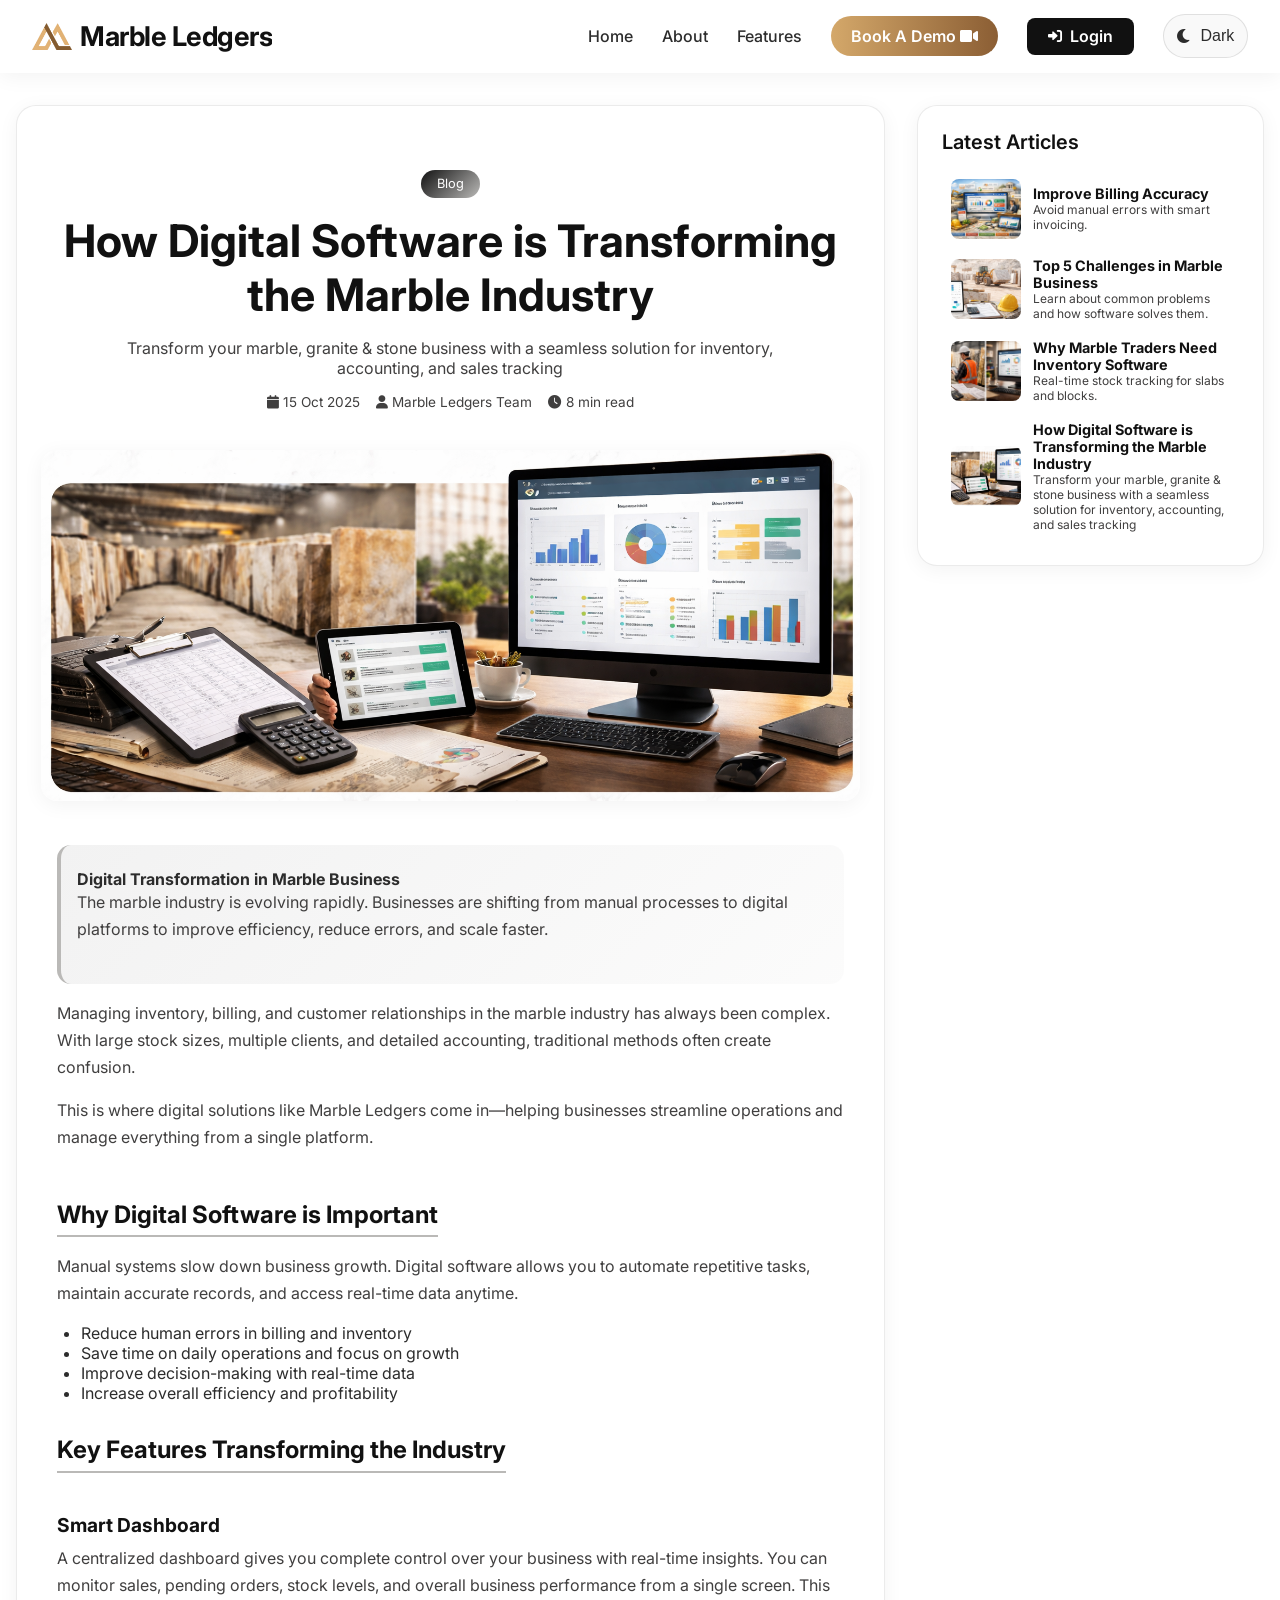
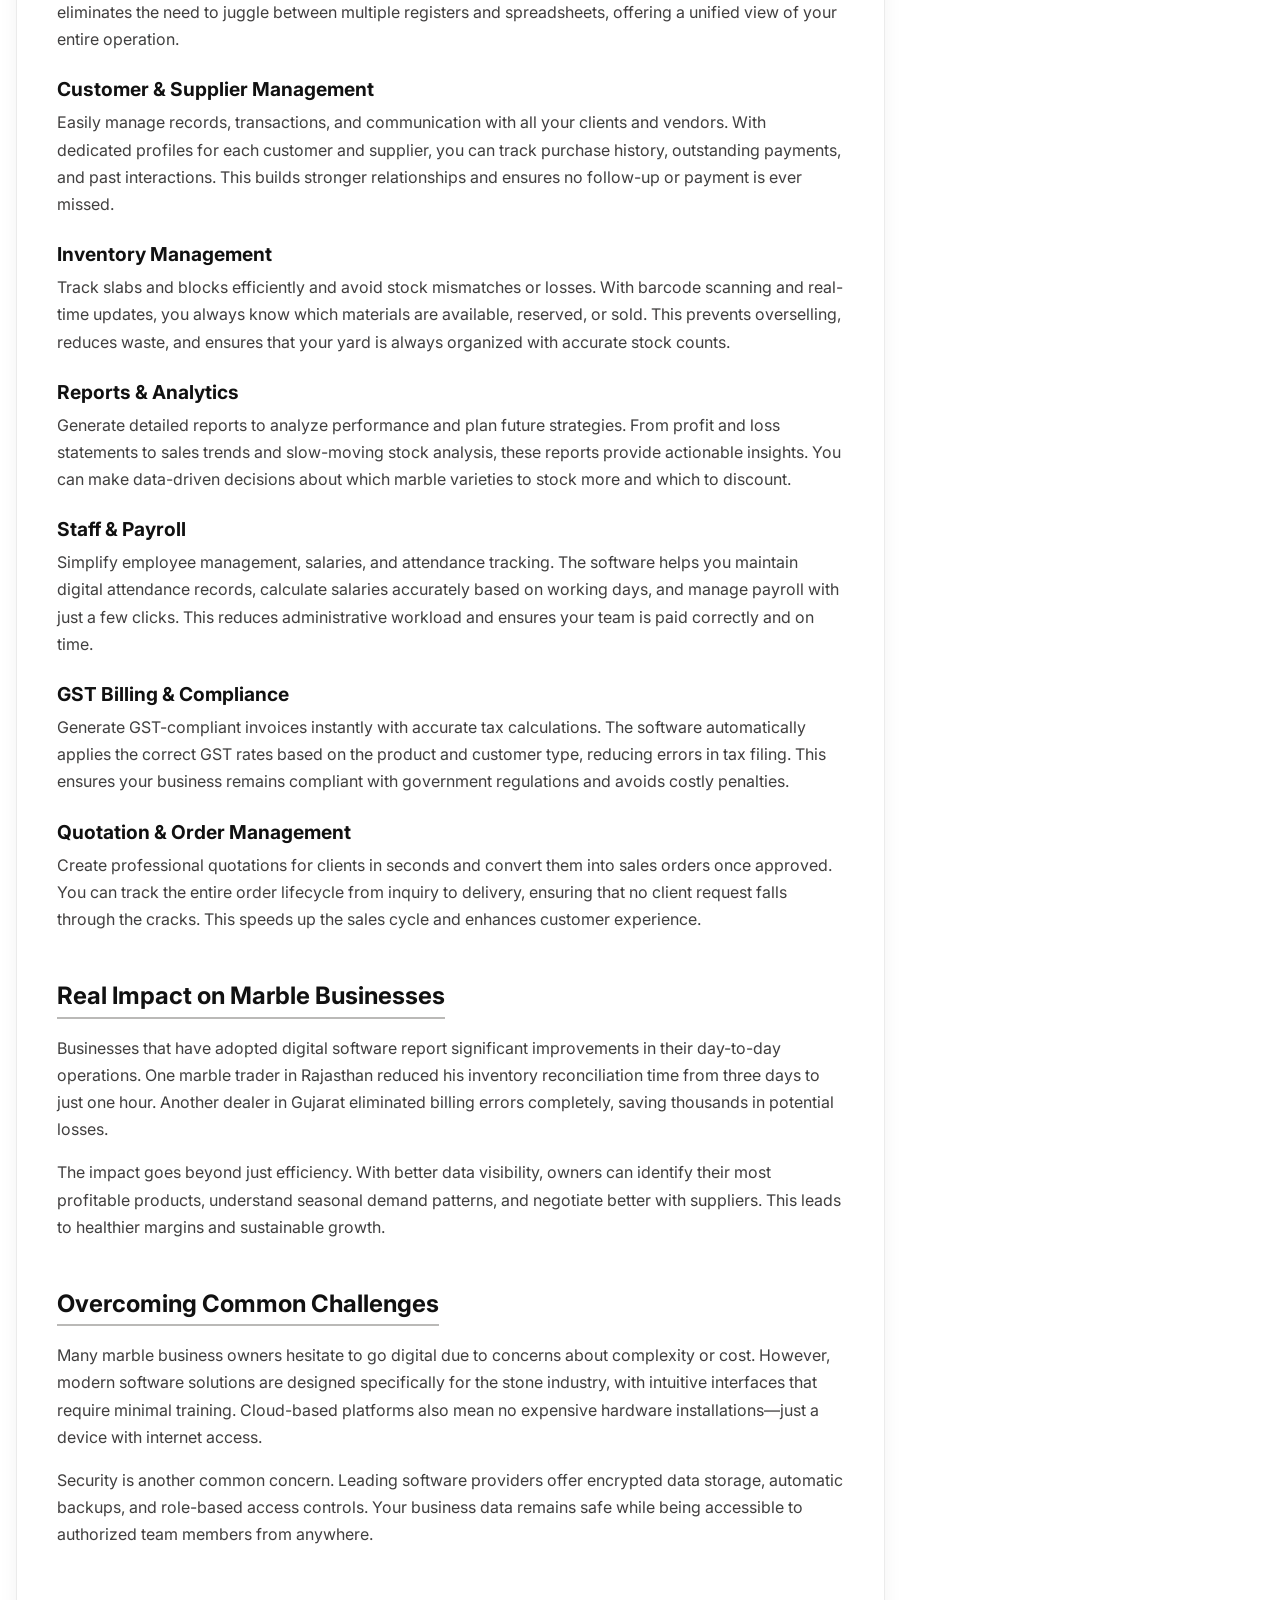
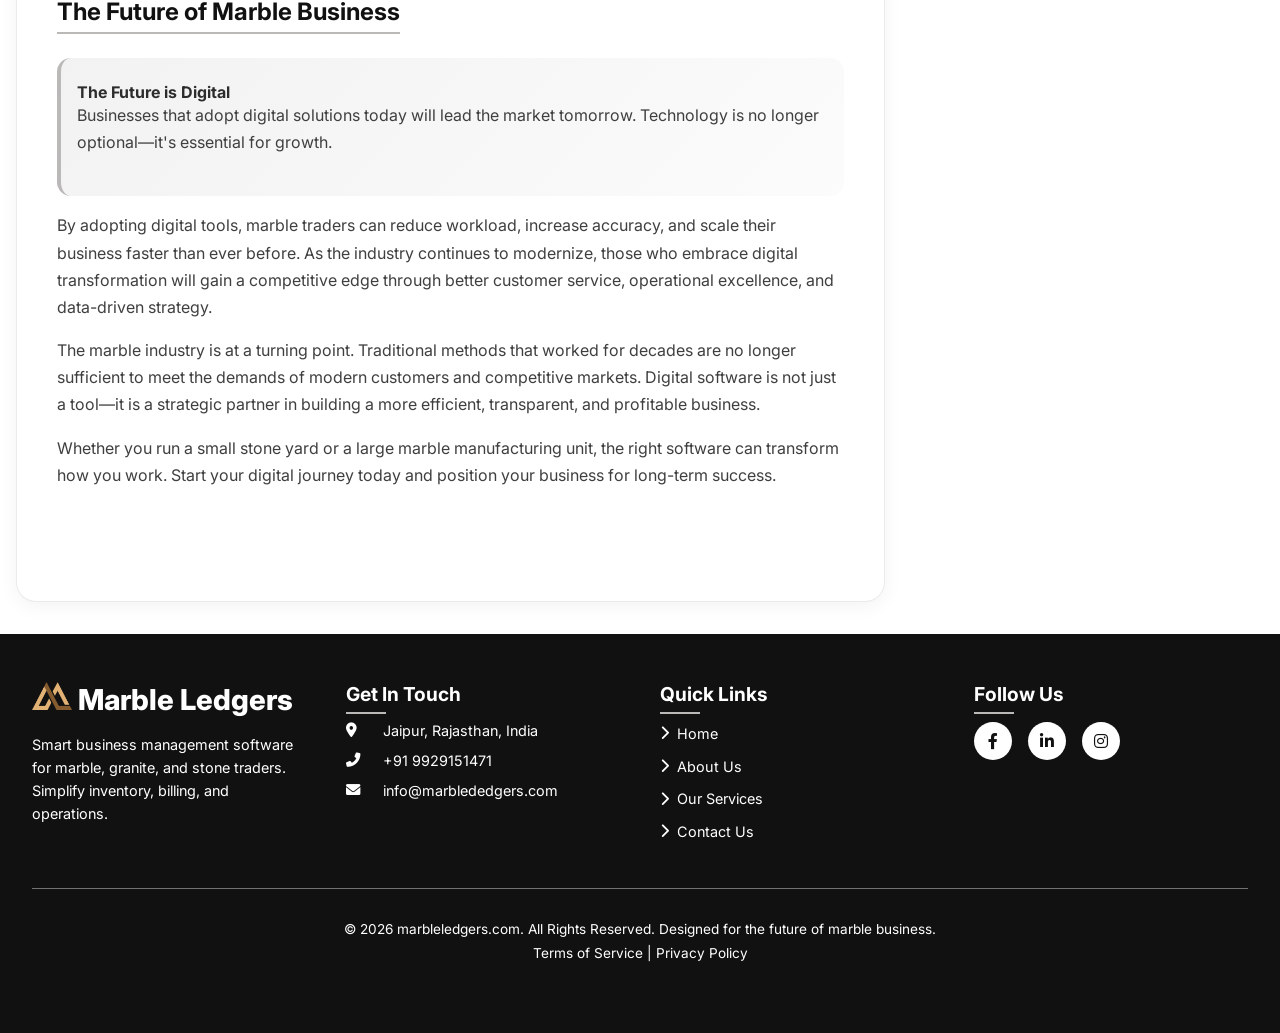
<file: how-digital-software-transforming-marble-industry.html>
<!DOCTYPE html>
<html lang="en">

<head>
      <meta charset="UTF-8">
    <meta name="viewport" content="width=device-width, initial-scale=1.0">
    <meta name="robots" content="index, follow">
    <!-- Updated meta description to reflect the actual blog content: digital transformation in marble industry -->
    <meta name="description"
        content="Discover how digital software is transforming the marble, granite & stone industry. Learn about smart inventory, GST billing, and real-time analytics to scale your business.">
    <meta name="keywords"
        content="marble industry software, digital transformation marble business, marble inventory management, marble ERP, stone business software, GST billing for marble, marble business digitalization">
    <!-- Updated title to match the blog article topic accurately -->
    <title>How Digital Software is Transforming the Marble Industry | Marble Ledgers</title>

    <!-- favicon icon for all devices -->
    <link rel="icon" href="assets/images/favicon.ico" type="image/x-icon">
    <link rel="icon" type="image/png" sizes="32x32" href="assets/images/favicon-32x32.png">
    <link rel="icon" type="image/png" sizes="16x16" href="assets/images/favicon-16x16.png">
    <link rel="apple-touch-icon" sizes="180x180" href="assets/images/apple-touch-icon.png">
    <link rel="icon" type="image/png" sizes="192x192" href="assets/images/android-chrome-192x192.png">
    <link rel="icon" type="image/png" sizes="512x512" href="assets/images/android-chrome-512x512.png">
    <link rel="manifest" href="assets/images/site.webmanifest">

    <meta name="author" content="MarbleLedgers.com">
    <link rel="canonical" href="https://www.marbleledgers.com/how-digital-software-transforming-marble-industry.html">

    <!-- Theme Color -->
    <meta name="theme-color" content="#000000" media="(prefers-color-scheme: light)">
    <meta name="theme-color" content="#111111" media="(prefers-color-scheme: dark)">

    <!-- Open Graph - updated to reflect blog content -->
    <meta property="og:title" content="How Digital Software is Transforming the Marble Industry | Marble Ledgers">
    <meta property="og:description"
        content="Discover how digital software is transforming the marble, granite & stone industry. Learn about smart inventory, GST billing, and real-time analytics to scale your business.">
    <meta property="og:type" content="article">
    <meta property="og:url" content="https://www.marbleledgers.com/how-digital-software-transforming-marble-industry.html">
    <meta property="og:image" content="https://www.marbleledgers.com/assets/images/how-digital-software-transforming-marble-industry.png">

    <!-- Twitter - updated to match blog article -->
    <meta name="twitter:card" content="summary_large_image">
    <meta name="twitter:title" content="How Digital Software is Transforming the Marble Industry | Marble Ledgers">
    <meta name="twitter:description"
        content="Discover how digital software is transforming the marble, granite & stone industry. Learn about smart inventory, GST billing, and real-time analytics to scale your business.">
    <meta name="twitter:image" content="https://www.marbleledgers.com/assets/images/how-digital-software-transforming-marble-industry.png">

    <!-- Schema.org updated for BlogPosting type to match content -->
    <script type="application/ld+json">
{
  "@context": "https://schema.org",
  "@type": "BlogPosting",
  "headline": "How Digital Software is Transforming the Marble Industry",
  "description": "Discover how digital software is transforming the marble, granite & stone industry. Learn about smart inventory, GST billing, and real-time analytics to scale your business.",
  "image": "https://www.marbleledgers.com/assets/images/how-digital-software-transforming-marble-industry.png",
  "datePublished": "2025-10-15",
  "dateModified": "2025-10-15",
  "author": {
    "@type": "Organization",
    "name": "Marble Ledgers Team",
    "url": "https://www.marbleledgers.com"
  },
  "publisher": {
    "@type": "Organization",
    "name": "Marble Ledgers Private Limited",
    "url": "https://www.marbleledgers.com",
    "logo": {
      "@type": "ImageObject",
      "url": "https://www.marbleledgers.com/assets/images/logo.png"
    }
  },
  "mainEntityOfPage": {
    "@type": "WebPage",
    "@id": "https://www.marbleledgers.com/how-digital-software-transforming-marble-industry.html"
  }
}
</script>

    <!-- google fonts cdn -->
    <link
        href="https://fonts.googleapis.com/css2?family=Inter:opsz,wght@14..32,300;14..32,400;14..32,500;14..32,600;14..32,700&display=swap"
        rel="stylesheet">

    <!-- font-awesome icon cdn -->
    <link rel="stylesheet" href="https://cdnjs.cloudflare.com/ajax/libs/font-awesome/6.0.0-beta3/css/all.min.css">

    <!-- custom css -->
    <link rel="stylesheet" href="./assets/css/style.css">

</head>

<body>
    <div id="loader">
        <div class="loader-wrapper">
            <div class="loader-ring"></div>
            <img src="assets/images/logo.png" alt="Marble Ledgers loading logo">
        </div>
    </div>

    <div class="topscroll"></div>

    <header class="navbar">
        <div class="nav-container">
            <a href="index.html" class="logo" aria-label="Marble Ledgers Home">
                <img src="assets/images/logo.png" width="40" alt="Marble Ledgers logo">
                Marble Ledgers
            </a>
            <button class="hamburger" id="hamburger" aria-label="Toggle navigation menu" aria-expanded="false">
                <i class="fas fa-bars" aria-hidden="true"></i>
            </button>
            <ul class="nav-menu" id="nav-menu" role="list">
                <li class="nav-item" role="listitem"><a href="index.html" class="nav-link"
                        aria-label="Home page">Home</a></li>
                <li class="nav-item" role="listitem"><a href="index.html#about-section" class="nav-link"
                        aria-label="About us section">About</a></li>
                <li class="nav-item" role="listitem"><a href="index.html#solution-section" class="nav-link"
                        aria-label="Features section">Features</a></li>
                <li class="nav-item" role="listitem"><a href="index.html#contact-section" class="nav-link book-demo-btn"
                        aria-label="Book a demo">Book A Demo <i class="fas fa-video" aria-hidden="true"></i></a></li>

                <li class="nav-item nav-login-btn" role="listitem"><a href="#" class="nav-link nav-cta"
                        aria-label="Login to your account"><i class="fa-solid fa-right-to-bracket"
                            aria-hidden="true"></i> Login</a></li>
                <li class="nav-item" role="listitem">
                    <button class="theme-toggle-btn" id="themeToggle" aria-label="Toggle dark and light theme">
                        <i class="fas fa-moon" aria-hidden="true"></i>
                        <span>Dark</span>
                    </button>
                </li>
            </ul>
        </div>
    </header>

    <main>
        <div class="blog-layout">

            <!-- Main Content -->
            <div class="blog-main">
                <section class="blog-container">

                    <!-- Header -->
                    <div class="blog-header">
                        <span class="blog-tag">Blog</span>

                        <h1 class="blog-title">
                            How Digital Software is Transforming the Marble Industry
                        </h1>

                        <p class="blog-subtitle">
                            Transform your marble, granite & stone business with a seamless solution for inventory,
                            accounting, and sales tracking
                        </p>

                        <div class="blog-meta">
                            <span><i class="fas fa-calendar"></i> 15 Oct 2025</span>
                            <span><i class="fas fa-user"></i> Marble Ledgers Team</span>
                            <span><i class="fas fa-clock"></i> 8 min read</span>
                        </div>
                    </div>

                    <!-- Image -->
                    <div class="blog-image">
                        <img src="./assets/images/how-digital-software-transforming-marble-industry.png"
                            alt="Marble Industry Software">
                    </div>

                    <!-- Content -->
                    <div class="blog-body">

                        <div class="blog-highlight">
                            <strong>Digital Transformation in Marble Business</strong>
                            <p>
                                The marble industry is evolving rapidly. Businesses are shifting from manual processes
                                to digital platforms to improve efficiency, reduce errors, and scale faster.
                            </p>
                        </div>

                        <p>
                            Managing inventory, billing, and customer relationships in the marble industry has always
                            been complex. With large stock sizes, multiple clients, and detailed accounting, traditional
                            methods often
                            create confusion.
                        </p>

                        <p>
                            This is where digital solutions like Marble Ledgers come in—helping businesses streamline
                            operations and manage everything from a single platform.
                        </p>

                        <h2>Why Digital Software is Important</h2>

                        <p>
                            Manual systems slow down business growth. Digital software allows you to automate repetitive
                            tasks, maintain accurate records, and access real-time data anytime.
                        </p>

                        <ul>
                            <li>Reduce human errors in billing and inventory</li>
                            <li>Save time on daily operations and focus on growth</li>
                            <li>Improve decision-making with real-time data</li>
                            <li>Increase overall efficiency and profitability</li>
                        </ul>

                        <h2>Key Features Transforming the Industry</h2>

                        <h3>Smart Dashboard</h3>
                        <p>
                            A centralized dashboard gives you complete control over your business with real-time
                            insights. You can monitor sales, pending orders, stock levels, and overall business
                            performance from a single screen. This eliminates the need to juggle between multiple
                            registers and spreadsheets, offering a unified view of your entire operation.
                        </p>

                        <h3>Customer & Supplier Management</h3>
                        <p>
                            Easily manage records, transactions, and communication with all your clients and vendors.
                            With dedicated profiles for each customer and supplier, you can track purchase history,
                            outstanding payments, and past interactions. This builds stronger relationships and ensures
                            no follow-up or payment is ever missed.
                        </p>

                        <h3>Inventory Management</h3>
                        <p>
                            Track slabs and blocks efficiently and avoid stock mismatches or losses. With barcode
                            scanning and real-time updates, you always know which materials are available, reserved, or
                            sold. This prevents overselling, reduces waste, and ensures that your yard is always
                            organized with accurate stock counts.
                        </p>

                        <h3>Reports & Analytics</h3>
                        <p>
                            Generate detailed reports to analyze performance and plan future strategies. From profit and
                            loss statements to sales trends and slow-moving stock analysis, these reports provide
                            actionable insights. You can make data-driven decisions about which marble varieties to
                            stock more and which to discount.
                        </p>

                        <h3>Staff & Payroll</h3>
                        <p>
                            Simplify employee management, salaries, and attendance tracking. The software helps you
                            maintain digital attendance records, calculate salaries accurately based on working days,
                            and manage payroll with just a few clicks. This reduces administrative workload and ensures
                            your team is paid correctly and on time.
                        </p>

                        <h3>GST Billing & Compliance</h3>
                        <p>
                            Generate GST-compliant invoices instantly with accurate tax calculations. The software
                            automatically applies the correct GST rates based on the product and customer type, reducing
                            errors in tax filing. This ensures your business remains compliant with government
                            regulations and avoids costly penalties.
                        </p>

                        <h3>Quotation & Order Management</h3>
                        <p>
                            Create professional quotations for clients in seconds and convert them into sales orders
                            once approved. You can track the entire order lifecycle from inquiry to delivery, ensuring
                            that no client request falls through the cracks. This speeds up the sales cycle and enhances
                            customer experience.
                        </p>

                        <h2>Real Impact on Marble Businesses</h2>

                        <p>
                            Businesses that have adopted digital software report significant improvements in their
                            day-to-day operations. One marble trader in Rajasthan reduced his inventory reconciliation
                            time from three days to just one hour. Another dealer in Gujarat eliminated billing errors
                            completely, saving thousands in potential losses.
                        </p>

                        <p>
                            The impact goes beyond just efficiency. With better data visibility, owners can identify
                            their most profitable products, understand seasonal demand patterns, and negotiate better
                            with suppliers. This leads to healthier margins and sustainable growth.
                        </p>

                        <h2>Overcoming Common Challenges</h2>

                        <p>
                            Many marble business owners hesitate to go digital due to concerns about complexity or cost.
                            However, modern software solutions are designed specifically for the stone industry, with
                            intuitive interfaces that require minimal training. Cloud-based platforms also mean no
                            expensive hardware installations—just a device with internet access.
                        </p>

                        <p>
                            Security is another common concern. Leading software providers offer encrypted data storage,
                            automatic backups, and role-based access controls. Your business data remains safe while
                            being accessible to authorized team members from anywhere.
                        </p>

                        <h2>The Future of Marble Business</h2>

                        <div class="blog-highlight">
                            <strong>The Future is Digital</strong>
                            <p>
                                Businesses that adopt digital solutions today will lead the market tomorrow.
                                Technology is no longer optional—it's essential for growth.
                            </p>
                        </div>
                        <p>
                            By adopting digital tools, marble traders can reduce workload, increase accuracy,
                            and scale their business faster than ever before. As the industry continues to modernize,
                            those who embrace digital transformation will gain a competitive edge through better
                            customer service, operational excellence, and data-driven strategy.
                        </p>
                        <p>
                            The marble industry is at a turning point. Traditional methods that worked for decades are
                            no longer sufficient to meet the demands of modern customers and competitive markets.
                            Digital software is not just a tool—it is a strategic partner in building a more efficient,
                            transparent, and profitable business.
                        </p>
                        <p>
                            Whether you run a small stone yard or a large marble manufacturing unit, the right software
                            can transform how you work. Start your digital journey today and position your business for
                            long-term success.
                        </p>
                    </div>
                </section>
            </div>

            <!-- Sidebar -->
            <aside class="blog-sidebar">

                <div class="sidebar-card">
                    <h3 class="sidebar-title">Latest Articles</h3>

                    <!-- Article 1 -->
                    <a href="improve-billing-accuracy-marble-industry.html" class="sidebar-article">
                        <img src="./assets/images/improve-billing-accuracy-marble-industry.png" alt="">
                        <div>
                            <h4>Improve Billing Accuracy</h4>
                            <p>Avoid manual errors with smart invoicing.</p>
                        </div>
                    </a>

                    <!-- Article 2 -->
                    <a href="top-5-challenges-marble-business.html" class="sidebar-article">
                        <img src="assets/images/challenges-in-marble-industry.png" alt="">
                        <div>
                            <h4>Top 5 Challenges in Marble Business</h4>
                            <p>Learn about common problems and how software solves them.</p>
                        </div>
                    </a>

                    <!-- Article 3 -->
                    <a href="why-marble-traders-need-inventory-software.html" class="sidebar-article">
                        <img src="assets/images/why-marble-traders-need-inventory-software.png" alt="">
                        <div>
                            <h4>Why Marble Traders Need Inventory Software</h4>
                            <p>Real-time stock tracking for slabs and blocks.</p>
                        </div>
                    </a>

                    <!-- Article 4 -->
                    <a href="how-digital-software-transforming-marble-industry.html" class="sidebar-article">
                        <img src="assets/images/how-digital-software-transforming-marble-industry.png" alt="">
                        <div>
                            <h4>How Digital Software is Transforming the Marble Industry</h4>
                            <p>Transform your marble, granite & stone business with a seamless solution for inventory, accounting, and sales tracking</p>
                        </div>
                    </a>

                </div>

            </aside>

        </div>
    </main>

    <!-- Footer -->
    <footer class="footer">
        <div id="footer-container">
            <div class="footer-grid">
                <div>
                    <a href="index.html" class="footer-logo" aria-label="Marble Ledgers Home">
                        <img src="assets/images/logo.png" width="40" alt="Marble Ledgers logo">
                        Marble Ledgers
                    </a>
                    <p class="footer-description">Smart business management software for marble, granite, and stone
                        traders.
                        Simplify inventory, billing, and operations.</p>
                </div>
                <div>
                    <h3 class="footer-heading">Get In Touch</h3>
                    <div class="footer-contact-info">
                        <div class="footer-contact-item"><i class="fas fa-map-marker-alt"
                                aria-hidden="true"></i><span>Jaipur, Rajasthan,
                                India</span></div>
                        <div class="footer-contact-item"><i class="fas fa-phone-alt" aria-hidden="true"></i><a
                                href="tel:+919929151471" aria-label="Call us at +91 9929151471">+91
                                9929151471</a></div>
                        <div class="footer-contact-item"><i class="fas fa-envelope" aria-hidden="true"></i><a
                                href="mailto:info@marblededgers.com"
                                aria-label="Email us at info@marblededgers.com">info@marblededgers.com</a></div>
                    </div>
                </div>
                <div>
                    <h3 class="footer-heading">Quick Links</h3>
                    <ul class="footer-links" role="list">
                        <li role="listitem"><a href="index.html" aria-label="Home page"><i class="fas fa-chevron-right"
                                    aria-hidden="true"></i> Home</a></li>
                        <li role="listitem"><a href="index.html#about-section" aria-label="About us section"><i
                                    class="fas fa-chevron-right" aria-hidden="true"></i> About Us</a></li>
                        <li role="listitem"><a href="index.html#service-section" aria-label="Our services section"><i
                                    class="fas fa-chevron-right" aria-hidden="true"></i> Our Services</a></li>
                        <li role="listitem"><a href="index.html#contact-section" aria-label="Contact us section"><i
                                    class="fas fa-chevron-right" aria-hidden="true"></i> Contact Us</a></li>
                    </ul>
                </div>
                <div>
                    <h3 class="footer-heading">Follow Us</h3>
                    <div class="footer-social">
                        <a href="https://www.facebook.com/share/1BvDSa3zes/?mibextid=wwXIfr" class="footer-social-link"
                            aria-label="Follow us on Facebook" target="_blank" rel="noopener noreferrer"><i
                                class="fab fa-facebook-f" aria-hidden="true"></i></a>
                        <a href="https://www.linkedin.com/company/marble-ledgers/" class="footer-social-link"
                            aria-label="Follow us on LinkedIn" target="_blank" rel="noopener noreferrer"><i
                                class="fab fa-linkedin-in" aria-hidden="true"></i></a>
                        <a href="https://www.instagram.com/marbleledgers/?utm_source=ig_web_button_share_sheet"
                            class="footer-social-link" aria-label="Follow us on Instagram" target="_blank"
                            rel="noopener noreferrer"><i class="fab fa-instagram" aria-hidden="true"></i></a>
                    </div>
                </div>
            </div>
            <div class="footer-bottom">
                <p>
                    &copy; 2026 marbleledgers.com. All Rights Reserved. Designed for the future of marble business.
                </p>

                <div class="footer-bottom-links" style="margin-top: 0.5rem;">
                    <a href="terms-of-service.html" aria-label="Terms of Service">Terms of Service</a>
                    <span aria-hidden="true">|</span>
                    <a href="privacy-policy.html" aria-label="Privacy Policy">Privacy Policy</a>
                </div>
            </div>
        </div>
    </footer>

    <script src="./assets/js/script.js"></script>
</body>

</html>
</file>
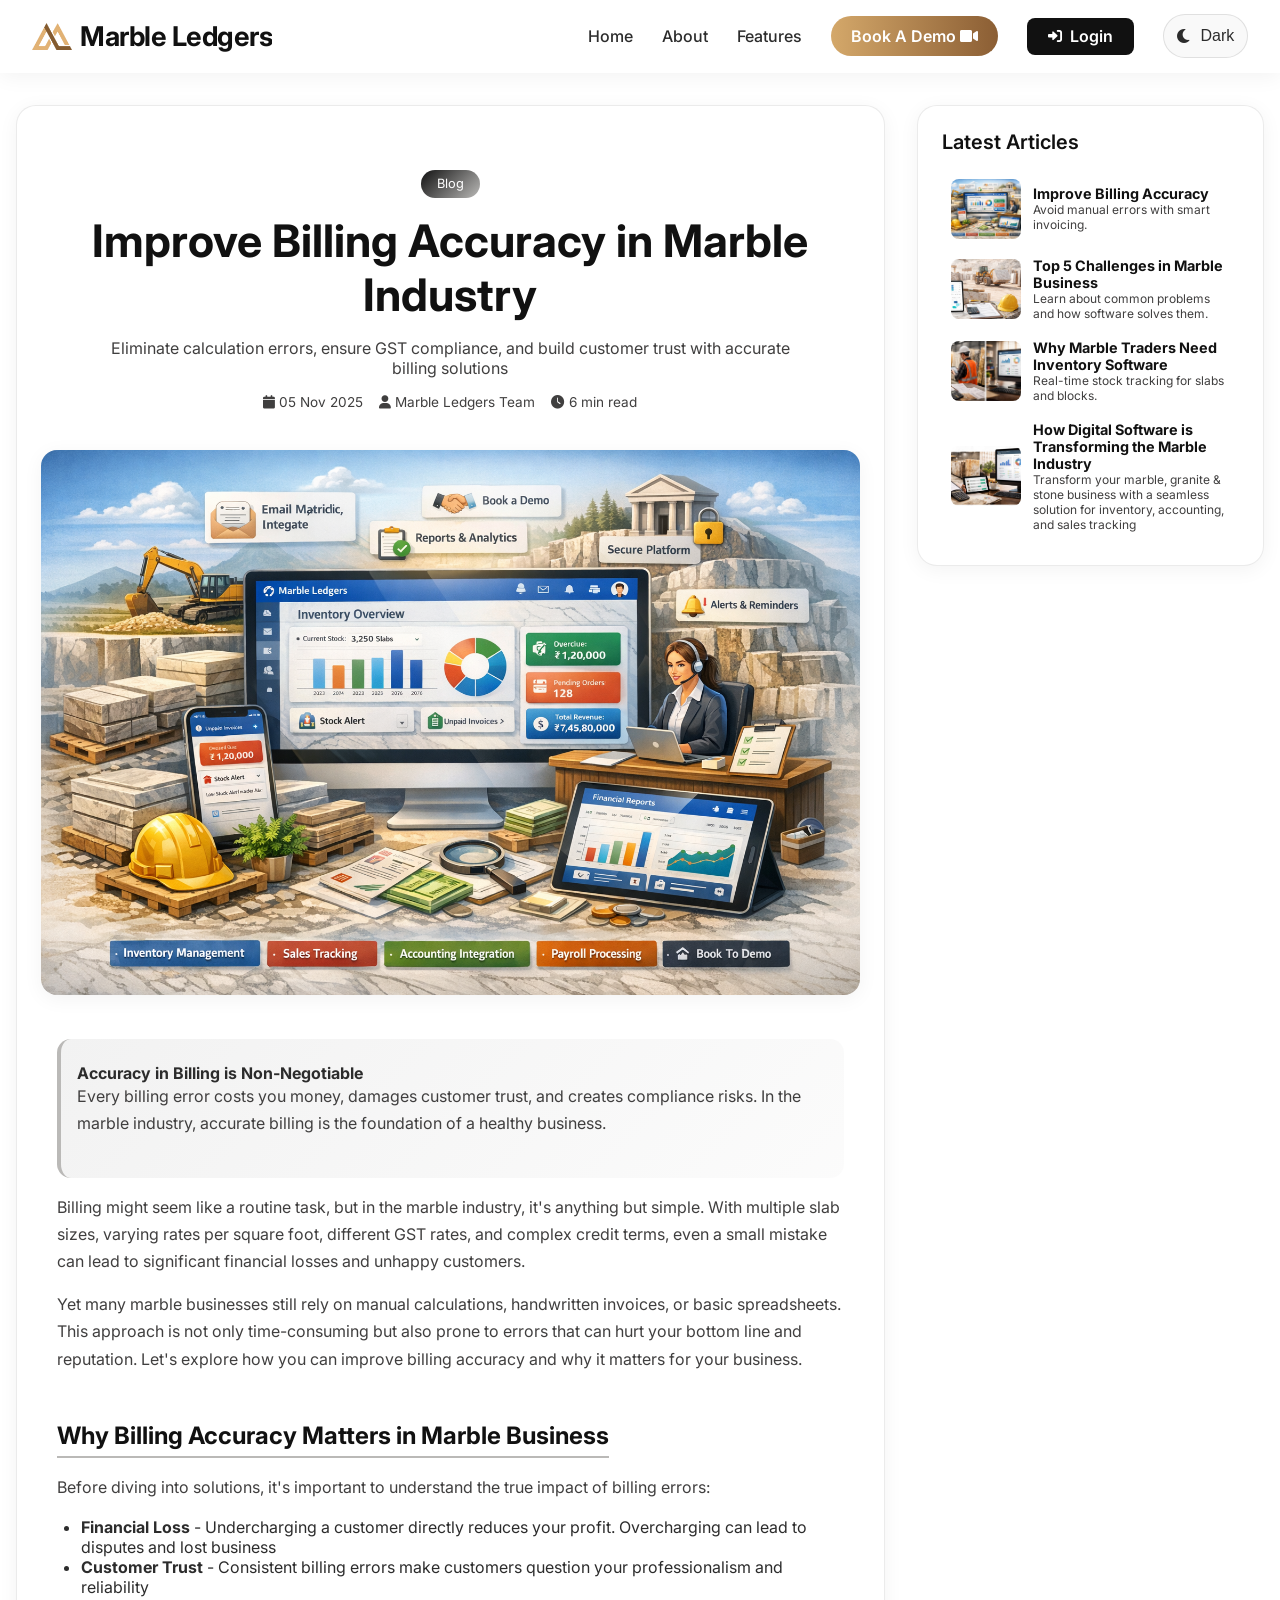
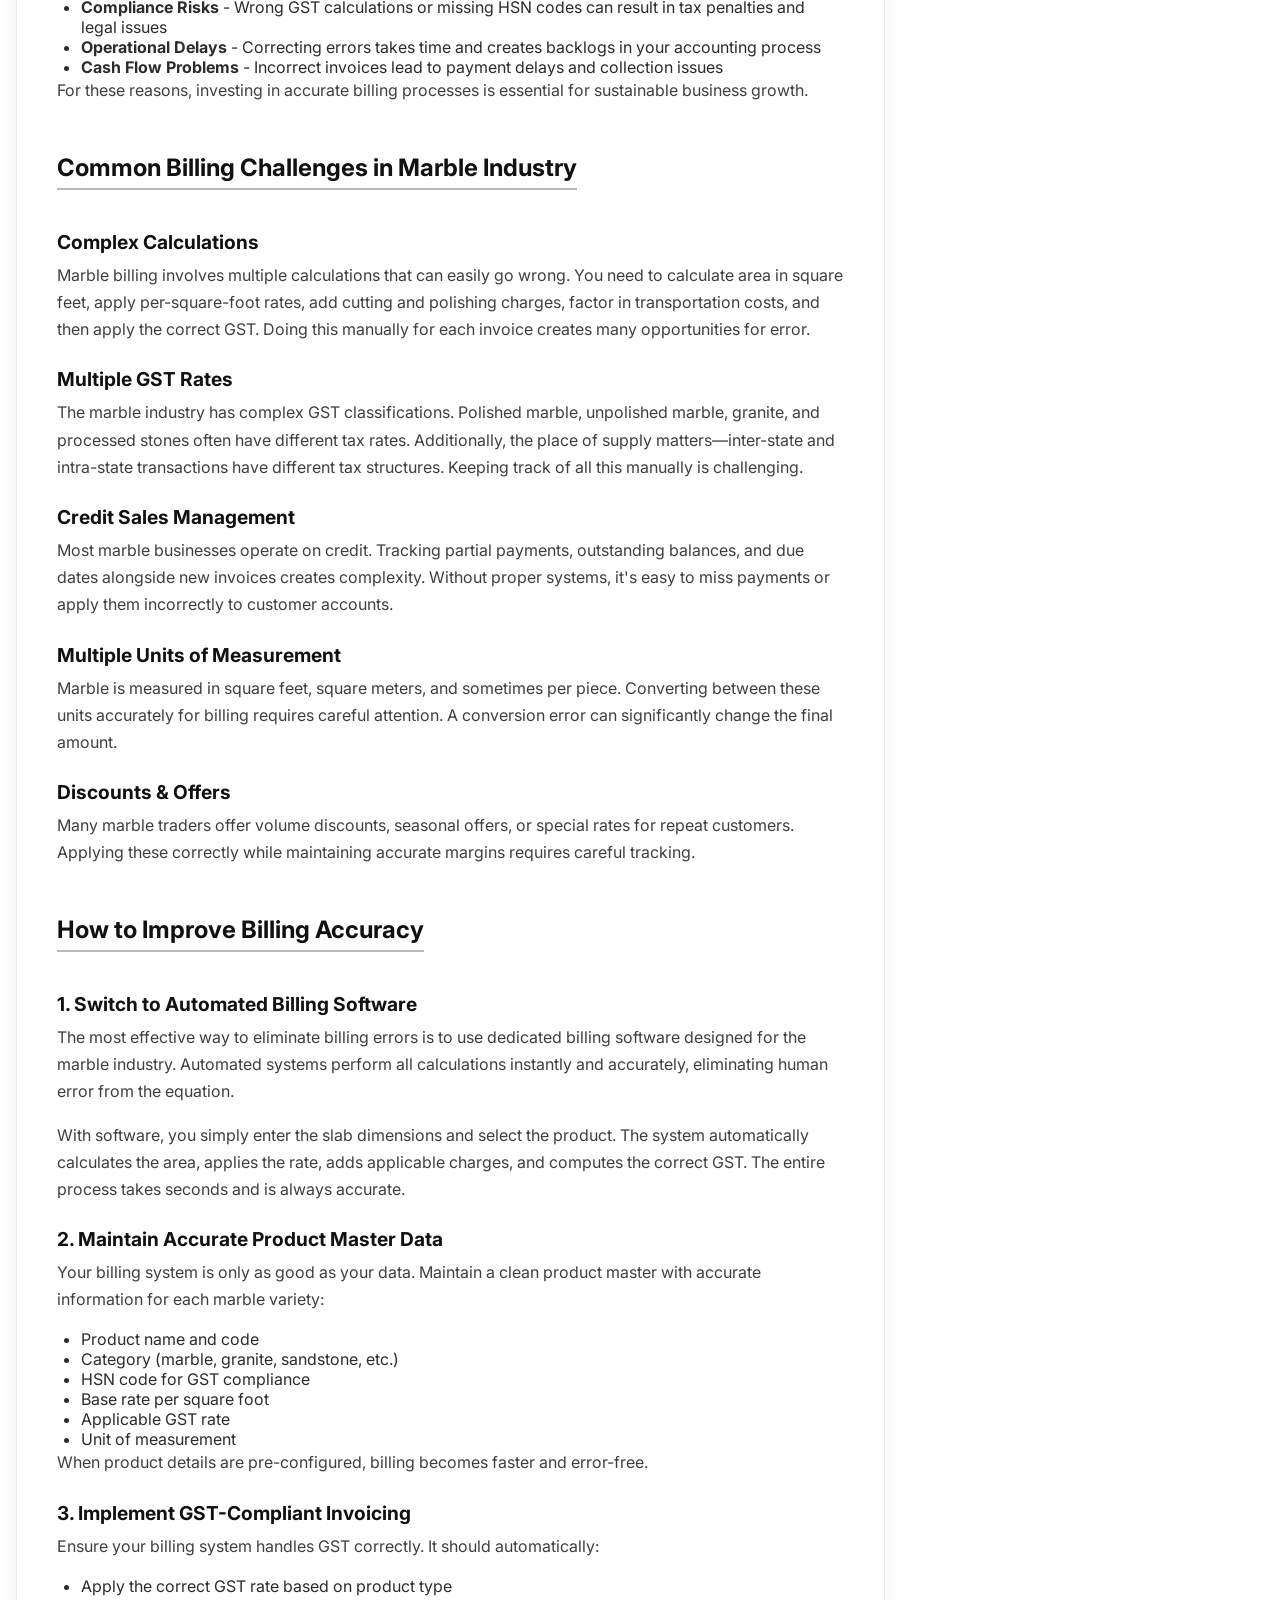
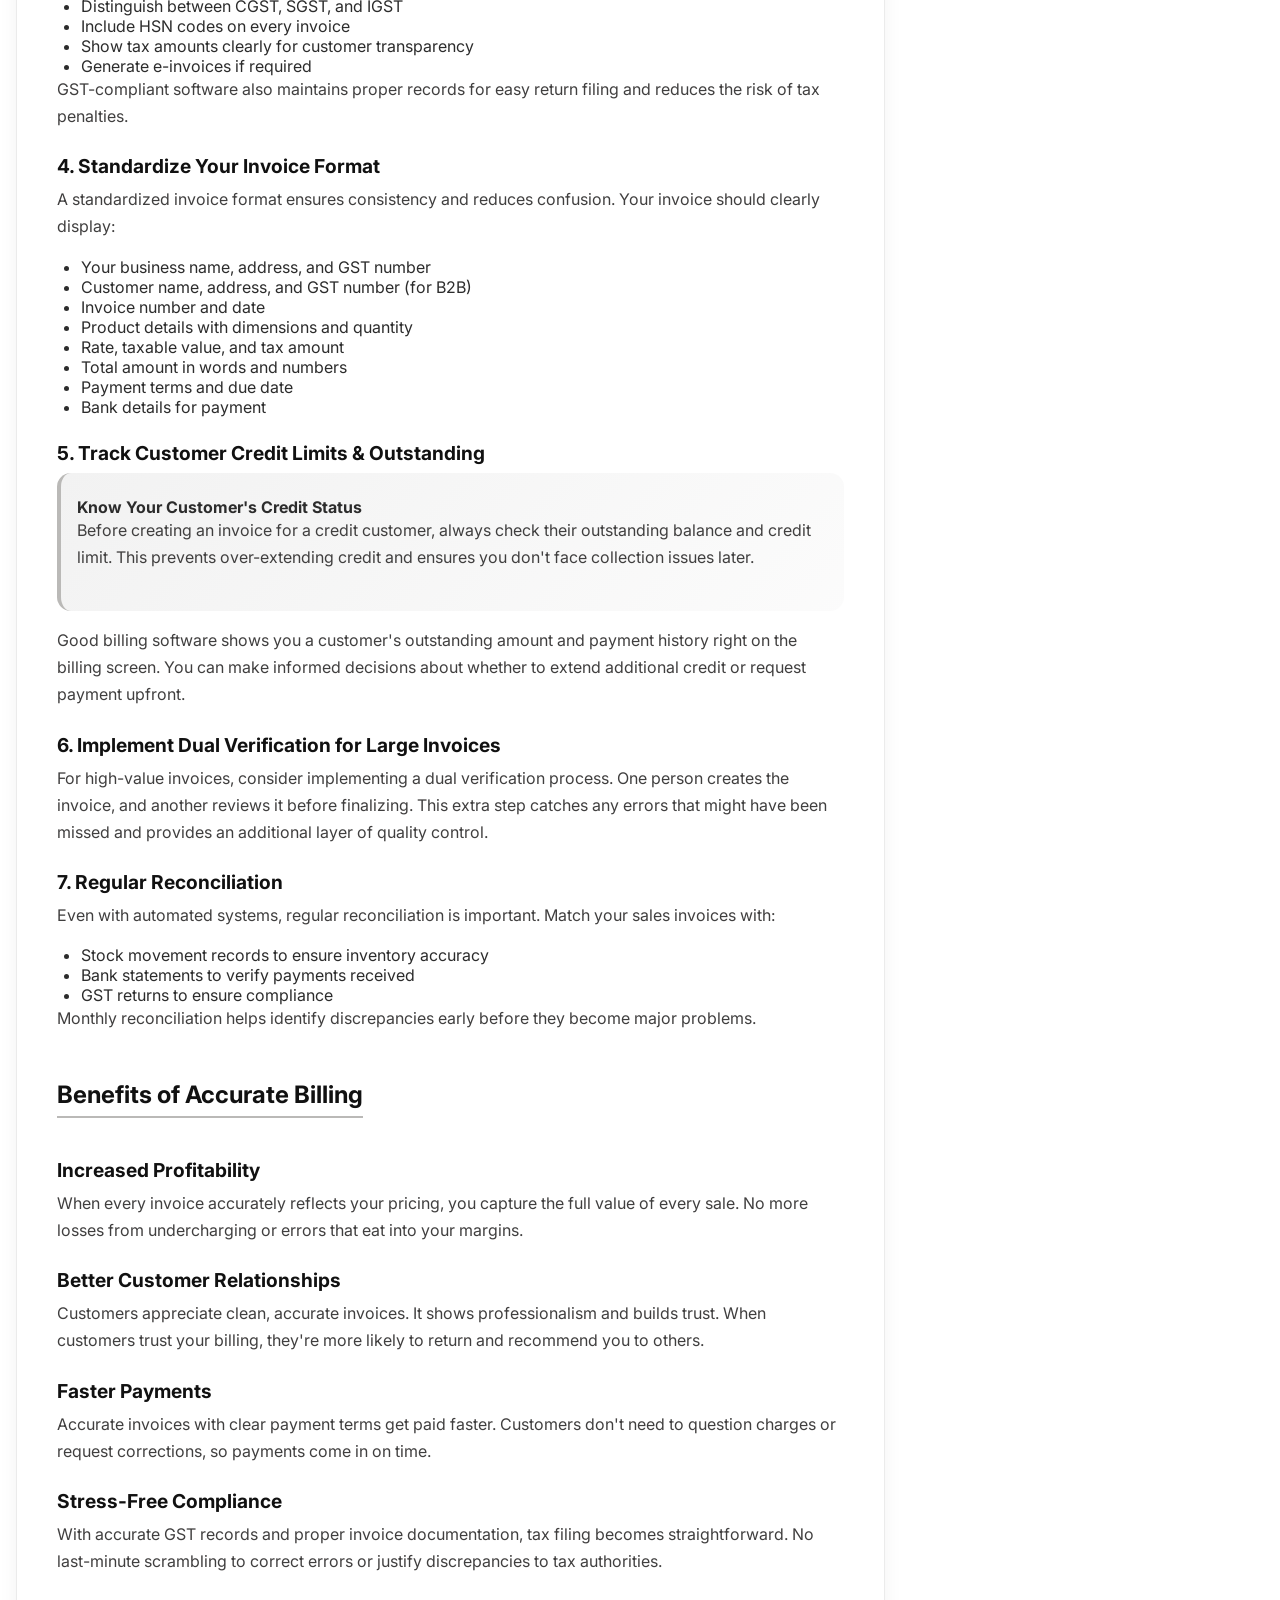
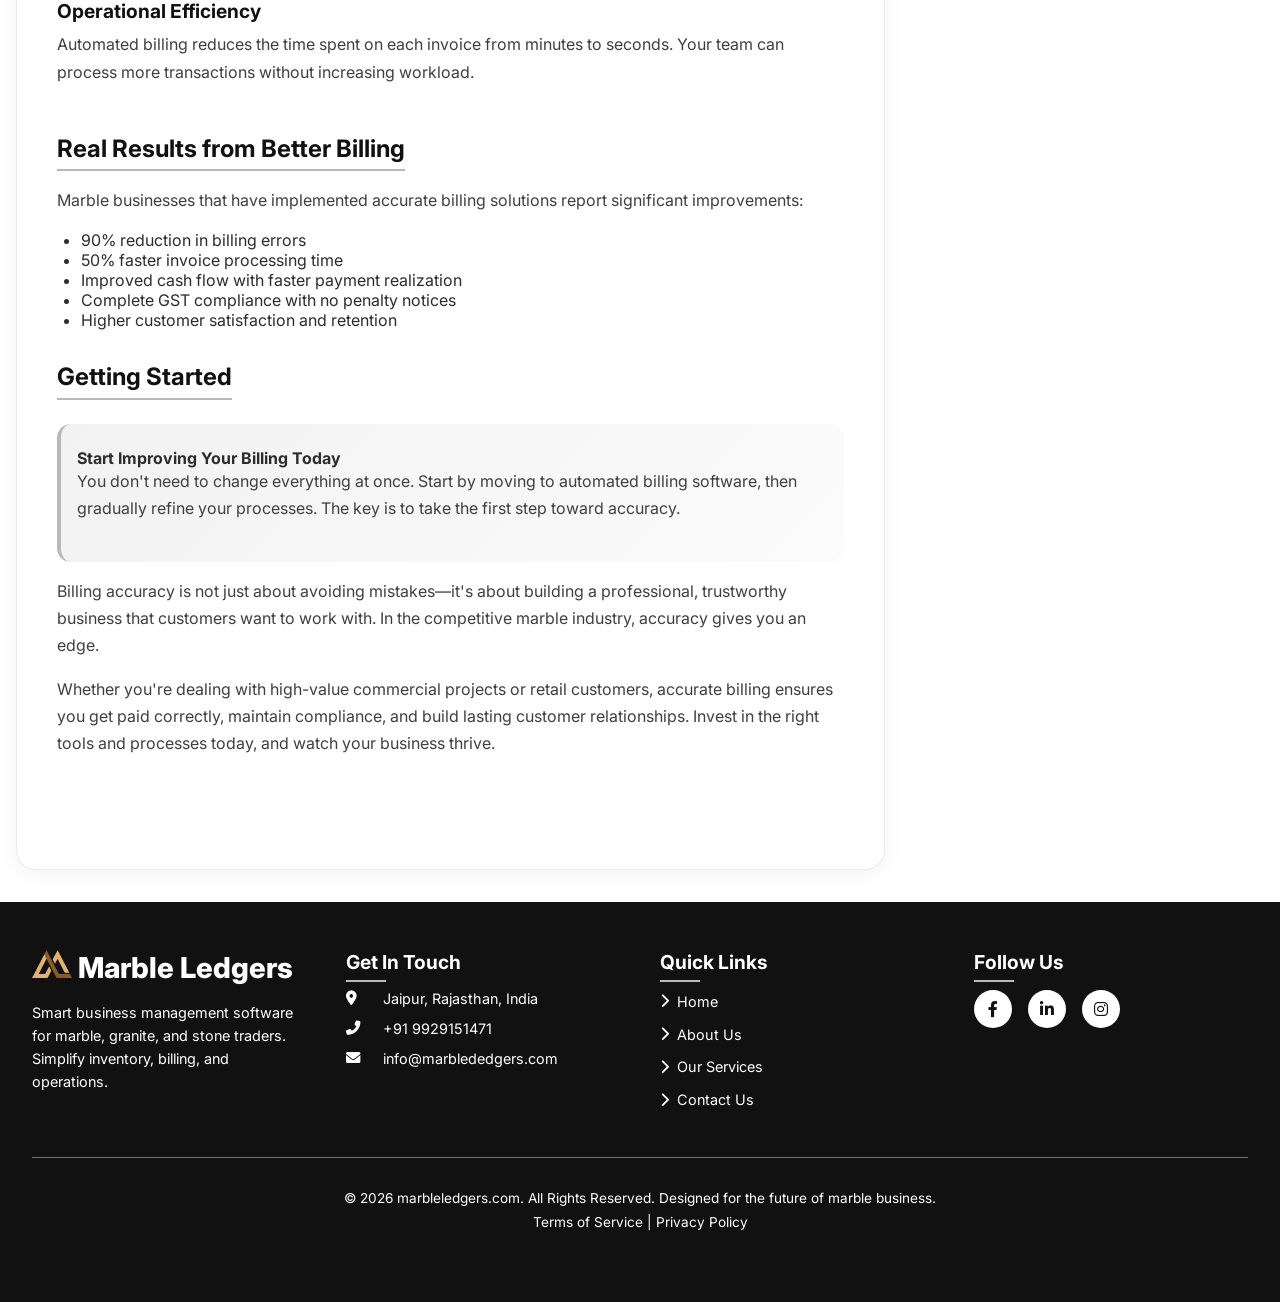
<file: improve-billing-accuracy-marble-industry.html>
<!DOCTYPE html>
<html lang="en">

<head>
     <meta charset="UTF-8">
    <meta name="viewport" content="width=device-width, initial-scale=1.0">
    <meta name="robots" content="index, follow">
    <!-- Updated meta description to reflect blog content about billing accuracy in marble industry -->
    <meta name="description"
        content="Learn how to improve billing accuracy in the marble industry. Eliminate calculation errors, ensure GST compliance, and build customer trust with smart invoicing solutions.">
    <meta name="keywords"
        content="marble billing accuracy, GST billing marble industry, marble invoice software, billing errors marble business, marble industry invoicing, GST compliance marble, marble billing solutions">
    <!-- Updated title to match the blog article about billing accuracy -->
    <title>Improve Billing Accuracy in Marble Industry | Marble Ledgers</title>

    <!-- favicon icon for all devices -->
    <link rel="icon" href="assets/images/favicon.ico" type="image/x-icon">
    <link rel="icon" type="image/png" sizes="32x32" href="assets/images/favicon-32x32.png">
    <link rel="icon" type="image/png" sizes="16x16" href="assets/images/favicon-16x16.png">
    <link rel="apple-touch-icon" sizes="180x180" href="assets/images/apple-touch-icon.png">
    <link rel="icon" type="image/png" sizes="192x192" href="assets/images/android-chrome-192x192.png">
    <link rel="icon" type="image/png" sizes="512x512" href="assets/images/android-chrome-512x512.png">
    <link rel="manifest" href="assets/images/site.webmanifest">

    <meta name="author" content="MarbleLedgers.com">
    <link rel="canonical" href="https://www.marbleledgers.com/improve-billing-accuracy-marble-industry.html">

    <!-- Theme Color -->
    <meta name="theme-color" content="#000000" media="(prefers-color-scheme: light)">
    <meta name="theme-color" content="#111111" media="(prefers-color-scheme: dark)">

    <!-- Open Graph - updated for billing accuracy blog -->
    <meta property="og:title" content="Improve Billing Accuracy in Marble Industry | Marble Ledgers">
    <meta property="og:description"
        content="Learn how to improve billing accuracy in the marble industry. Eliminate calculation errors, ensure GST compliance, and build customer trust with smart invoicing solutions.">
    <meta property="og:type" content="article">
    <meta property="og:url" content="https://www.marbleledgers.com/improve-billing-accuracy-marble-industry.html">
    <meta property="og:image" content="https://www.marbleledgers.com/assets/images/improve-billing-accuracy-marble-industry.png">

    <!-- Twitter - updated for billing accuracy blog -->
    <meta name="twitter:card" content="summary_large_image">
    <meta name="twitter:title" content="Improve Billing Accuracy in Marble Industry | Marble Ledgers">
    <meta name="twitter:description"
        content="Learn how to improve billing accuracy in the marble industry. Eliminate calculation errors, ensure GST compliance, and build customer trust with smart invoicing solutions.">
    <meta name="twitter:image" content="https://www.marbleledgers.com/assets/images/improve-billing-accuracy-marble-industry.png">

    <!-- Schema.org updated for BlogPosting to match billing accuracy article -->
    <script type="application/ld+json">
{
  "@context": "https://schema.org",
  "@type": "BlogPosting",
  "headline": "Improve Billing Accuracy in Marble Industry",
  "description": "Learn how to improve billing accuracy in the marble industry. Eliminate calculation errors, ensure GST compliance, and build customer trust with smart invoicing solutions.",
  "image": "https://www.marbleledgers.com/assets/images/improve-billing-accuracy-marble-industry.png",
  "datePublished": "2025-11-05",
  "dateModified": "2025-11-05",
  "author": {
    "@type": "Organization",
    "name": "Marble Ledgers Team",
    "url": "https://www.marbleledgers.com"
  },
  "publisher": {
    "@type": "Organization",
    "name": "Marble Ledgers Private Limited",
    "url": "https://www.marbleledgers.com",
    "logo": {
      "@type": "ImageObject",
      "url": "https://www.marbleledgers.com/assets/images/logo.png"
    }
  },
  "mainEntityOfPage": {
    "@type": "WebPage",
    "@id": "https://www.marbleledgers.com/improve-billing-accuracy-marble-industry.html"
  }
}
</script>

    <!-- google fonts cdn -->
    <link
        href="https://fonts.googleapis.com/css2?family=Inter:opsz,wght@14..32,300;14..32,400;14..32,500;14..32,600;14..32,700&display=swap"
        rel="stylesheet">

    <!-- font-awesome icon cdn -->
    <link rel="stylesheet" href="https://cdnjs.cloudflare.com/ajax/libs/font-awesome/6.0.0-beta3/css/all.min.css">

    <!-- custom css -->
    <link rel="stylesheet" href="./assets/css/style.css">

</head>

<body>
    <div id="loader">
        <div class="loader-wrapper">
            <div class="loader-ring"></div>
            <img src="assets/images/logo.png" alt="Marble Ledgers loading logo">
        </div>
    </div>

    <div class="topscroll"></div>

    <header class="navbar">
        <div class="nav-container">
            <a href="index.html" class="logo" aria-label="Marble Ledgers Home">
                <img src="assets/images/logo.png" width="40" alt="Marble Ledgers logo">
                Marble Ledgers
            </a>
            <button class="hamburger" id="hamburger" aria-label="Toggle navigation menu" aria-expanded="false">
                <i class="fas fa-bars" aria-hidden="true"></i>
            </button>
            <ul class="nav-menu" id="nav-menu" role="list">
                <li class="nav-item" role="listitem"><a href="index.html" class="nav-link"
                        aria-label="Home page">Home</a></li>
                <li class="nav-item" role="listitem"><a href="index.html#about-section" class="nav-link"
                        aria-label="About us section">About</a></li>
                <li class="nav-item" role="listitem"><a href="index.html#solution-section" class="nav-link"
                        aria-label="Features section">Features</a></li>
                <li class="nav-item" role="listitem"><a href="index.html#contact-section" class="nav-link book-demo-btn"
                        aria-label="Book a demo">Book A Demo <i class="fas fa-video" aria-hidden="true"></i></a></li>

                <li class="nav-item nav-login-btn" role="listitem"><a href="#" class="nav-link nav-cta"
                        aria-label="Login to your account"><i class="fa-solid fa-right-to-bracket"
                            aria-hidden="true"></i> Login</a></li>
                <li class="nav-item" role="listitem">
                    <button class="theme-toggle-btn" id="themeToggle" aria-label="Toggle dark and light theme">
                        <i class="fas fa-moon" aria-hidden="true"></i>
                        <span>Dark</span>
                    </button>
                </li>
            </ul>
        </div>
    </header>

    <main>
        <div class="blog-layout">

            <!-- Main Content -->
            <div class="blog-main">
            <section class="blog-container">

    <!-- Header -->
    <div class="blog-header">
        <span class="blog-tag">Blog</span>

        <h1 class="blog-title">
            Improve Billing Accuracy in Marble Industry
        </h1>

        <p class="blog-subtitle">
            Eliminate calculation errors, ensure GST compliance, and build customer trust with accurate billing solutions
        </p>

        <div class="blog-meta">
            <span><i class="fas fa-calendar"></i> 05 Nov 2025</span>
            <span><i class="fas fa-user"></i> Marble Ledgers Team</span>
            <span><i class="fas fa-clock"></i> 6 min read</span>
        </div>
    </div>

    <!-- Image -->
    <div class="blog-image">
        <img src="./assets/images/improve-billing-accuracy-marble-industry.png" alt="Marble Billing Accuracy">
    </div>

    <!-- Content -->
    <div class="blog-body">

        <div class="blog-highlight">
            <strong>Accuracy in Billing is Non-Negotiable</strong>
            <p>
                Every billing error costs you money, damages customer trust, and creates compliance risks. In the marble industry, accurate billing is the foundation of a healthy business.
            </p>
        </div>

        <p>
            Billing might seem like a routine task, but in the marble industry, it's anything but simple. With multiple slab sizes, varying rates per square foot, different GST rates, and complex credit terms, even a small mistake can lead to significant financial losses and unhappy customers.
        </p>

        <p>
            Yet many marble businesses still rely on manual calculations, handwritten invoices, or basic spreadsheets. This approach is not only time-consuming but also prone to errors that can hurt your bottom line and reputation. Let's explore how you can improve billing accuracy and why it matters for your business.
        </p>

        <h2>Why Billing Accuracy Matters in Marble Business</h2>

        <p>
            Before diving into solutions, it's important to understand the true impact of billing errors:
        </p>

        <ul>
            <li><strong>Financial Loss</strong> - Undercharging a customer directly reduces your profit. Overcharging can lead to disputes and lost business</li>
            <li><strong>Customer Trust</strong> - Consistent billing errors make customers question your professionalism and reliability</li>
            <li><strong>Compliance Risks</strong> - Wrong GST calculations or missing HSN codes can result in tax penalties and legal issues</li>
            <li><strong>Operational Delays</strong> - Correcting errors takes time and creates backlogs in your accounting process</li>
            <li><strong>Cash Flow Problems</strong> - Incorrect invoices lead to payment delays and collection issues</li>
        </ul>

        <p>
            For these reasons, investing in accurate billing processes is essential for sustainable business growth.
        </p>

        <h2>Common Billing Challenges in Marble Industry</h2>

        <h3>Complex Calculations</h3>
        <p>
            Marble billing involves multiple calculations that can easily go wrong. You need to calculate area in square feet, apply per-square-foot rates, add cutting and polishing charges, factor in transportation costs, and then apply the correct GST. Doing this manually for each invoice creates many opportunities for error.
        </p>

        <h3>Multiple GST Rates</h3>
        <p>
            The marble industry has complex GST classifications. Polished marble, unpolished marble, granite, and processed stones often have different tax rates. Additionally, the place of supply matters—inter-state and intra-state transactions have different tax structures. Keeping track of all this manually is challenging.
        </p>

        <h3>Credit Sales Management</h3>
        <p>
            Most marble businesses operate on credit. Tracking partial payments, outstanding balances, and due dates alongside new invoices creates complexity. Without proper systems, it's easy to miss payments or apply them incorrectly to customer accounts.
        </p>

        <h3>Multiple Units of Measurement</h3>
        <p>
            Marble is measured in square feet, square meters, and sometimes per piece. Converting between these units accurately for billing requires careful attention. A conversion error can significantly change the final amount.
        </p>

        <h3>Discounts & Offers</h3>
        <p>
            Many marble traders offer volume discounts, seasonal offers, or special rates for repeat customers. Applying these correctly while maintaining accurate margins requires careful tracking.
        </p>

        <h2>How to Improve Billing Accuracy</h2>

        <h3>1. Switch to Automated Billing Software</h3>
        <p>
            The most effective way to eliminate billing errors is to use dedicated billing software designed for the marble industry. Automated systems perform all calculations instantly and accurately, eliminating human error from the equation.
        </p>
        <p>
            With software, you simply enter the slab dimensions and select the product. The system automatically calculates the area, applies the rate, adds applicable charges, and computes the correct GST. The entire process takes seconds and is always accurate.
        </p>

        <h3>2. Maintain Accurate Product Master Data</h3>
        <p>
            Your billing system is only as good as your data. Maintain a clean product master with accurate information for each marble variety:
        </p>
        <ul>
            <li>Product name and code</li>
            <li>Category (marble, granite, sandstone, etc.)</li>
            <li>HSN code for GST compliance</li>
            <li>Base rate per square foot</li>
            <li>Applicable GST rate</li>
            <li>Unit of measurement</li>
        </ul>
        <p>
            When product details are pre-configured, billing becomes faster and error-free.
        </p>

        <h3>3. Implement GST-Compliant Invoicing</h3>
        <p>
            Ensure your billing system handles GST correctly. It should automatically:
        </p>
        <ul>
            <li>Apply the correct GST rate based on product type</li>
            <li>Distinguish between CGST, SGST, and IGST</li>
            <li>Include HSN codes on every invoice</li>
            <li>Show tax amounts clearly for customer transparency</li>
            <li>Generate e-invoices if required</li>
        </ul>
        <p>
            GST-compliant software also maintains proper records for easy return filing and reduces the risk of tax penalties.
        </p>

        <h3>4. Standardize Your Invoice Format</h3>
        <p>
            A standardized invoice format ensures consistency and reduces confusion. Your invoice should clearly display:
        </p>
        <ul>
            <li>Your business name, address, and GST number</li>
            <li>Customer name, address, and GST number (for B2B)</li>
            <li>Invoice number and date</li>
            <li>Product details with dimensions and quantity</li>
            <li>Rate, taxable value, and tax amount</li>
            <li>Total amount in words and numbers</li>
            <li>Payment terms and due date</li>
            <li>Bank details for payment</li>
        </ul>

        <h3>5. Track Customer Credit Limits & Outstanding</h3>
        <div class="blog-highlight">
            <strong>Know Your Customer's Credit Status</strong>
            <p>
                Before creating an invoice for a credit customer, always check their outstanding balance and credit limit. This prevents over-extending credit and ensures you don't face collection issues later.
            </p>
        </div>
        <p>
            Good billing software shows you a customer's outstanding amount and payment history right on the billing screen. You can make informed decisions about whether to extend additional credit or request payment upfront.
        </p>

        <h3>6. Implement Dual Verification for Large Invoices</h3>
        <p>
            For high-value invoices, consider implementing a dual verification process. One person creates the invoice, and another reviews it before finalizing. This extra step catches any errors that might have been missed and provides an additional layer of quality control.
        </p>

        <h3>7. Regular Reconciliation</h3>
        <p>
            Even with automated systems, regular reconciliation is important. Match your sales invoices with:
        </p>
        <ul>
            <li>Stock movement records to ensure inventory accuracy</li>
            <li>Bank statements to verify payments received</li>
            <li>GST returns to ensure compliance</li>
        </ul>
        <p>
            Monthly reconciliation helps identify discrepancies early before they become major problems.
        </p>

        <h2>Benefits of Accurate Billing</h2>

        <h3>Increased Profitability</h3>
        <p>
            When every invoice accurately reflects your pricing, you capture the full value of every sale. No more losses from undercharging or errors that eat into your margins.
        </p>

        <h3>Better Customer Relationships</h3>
        <p>
            Customers appreciate clean, accurate invoices. It shows professionalism and builds trust. When customers trust your billing, they're more likely to return and recommend you to others.
        </p>

        <h3>Faster Payments</h3>
        <p>
            Accurate invoices with clear payment terms get paid faster. Customers don't need to question charges or request corrections, so payments come in on time.
        </p>

        <h3>Stress-Free Compliance</h3>
        <p>
            With accurate GST records and proper invoice documentation, tax filing becomes straightforward. No last-minute scrambling to correct errors or justify discrepancies to tax authorities.
        </p>

        <h3>Operational Efficiency</h3>
        <p>
            Automated billing reduces the time spent on each invoice from minutes to seconds. Your team can process more transactions without increasing workload.
        </p>

        <h2>Real Results from Better Billing</h2>

        <p>
            Marble businesses that have implemented accurate billing solutions report significant improvements:
        </p>

        <ul>
            <li>90% reduction in billing errors</li>
            <li>50% faster invoice processing time</li>
            <li>Improved cash flow with faster payment realization</li>
            <li>Complete GST compliance with no penalty notices</li>
            <li>Higher customer satisfaction and retention</li>
        </ul>

        <h2>Getting Started</h2>

        <div class="blog-highlight">
            <strong>Start Improving Your Billing Today</strong>
            <p>
                You don't need to change everything at once. Start by moving to automated billing software, then gradually refine your processes. The key is to take the first step toward accuracy.
            </p>
        </div>

        <p>
            Billing accuracy is not just about avoiding mistakes—it's about building a professional, trustworthy business that customers want to work with. In the competitive marble industry, accuracy gives you an edge.
        </p>
        
        <p>
            Whether you're dealing with high-value commercial projects or retail customers, accurate billing ensures you get paid correctly, maintain compliance, and build lasting customer relationships. Invest in the right tools and processes today, and watch your business thrive.
        </p>

    </div>

</section>
            </div>

            <!-- Sidebar -->
             <aside class="blog-sidebar">

                <div class="sidebar-card">
                    <h3 class="sidebar-title">Latest Articles</h3>

                    <!-- Article 1 -->
                    <a href="improve-billing-accuracy-marble-industry.html" class="sidebar-article">
                        <img src="./assets/images/improve-billing-accuracy-marble-industry.png" alt="">
                        <div>
                            <h4>Improve Billing Accuracy</h4>
                            <p>Avoid manual errors with smart invoicing.</p>
                        </div>
                    </a>

                    <!-- Article 2 -->
                    <a href="top-5-challenges-marble-business.html" class="sidebar-article">
                        <img src="assets/images/challenges-in-marble-industry.png" alt="">
                        <div>
                            <h4>Top 5 Challenges in Marble Business</h4>
                            <p>Learn about common problems and how software solves them.</p>
                        </div>
                    </a>

                    <!-- Article 3 -->
                    <a href="why-marble-traders-need-inventory-software.html" class="sidebar-article">
                        <img src="assets/images/why-marble-traders-need-inventory-software.png" alt="">
                        <div>
                            <h4>Why Marble Traders Need Inventory Software</h4>
                            <p>Real-time stock tracking for slabs and blocks.</p>
                        </div>
                    </a>

                    <!-- Article 4 -->
                    <a href="how-digital-software-transforming-marble-industry.html" class="sidebar-article">
                        <img src="assets/images/how-digital-software-transforming-marble-industry.png" alt="">
                        <div>
                            <h4>How Digital Software is Transforming the Marble Industry</h4>
                            <p>Transform your marble, granite & stone business with a seamless solution for inventory, accounting, and sales tracking</p>
                        </div>
                    </a>

                </div>

            </aside>

        </div>
    </main>

    <!-- Footer -->
    <footer class="footer">
        <div id="footer-container">
            <div class="footer-grid">
                <div>
                    <a href="index.html" class="footer-logo" aria-label="Marble Ledgers Home">
                        <img src="assets/images/logo.png" width="40" alt="Marble Ledgers logo">
                        Marble Ledgers
                    </a>
                    <p class="footer-description">Smart business management software for marble, granite, and stone
                        traders.
                        Simplify inventory, billing, and operations.</p>
                </div>
                <div>
                    <h3 class="footer-heading">Get In Touch</h3>
                    <div class="footer-contact-info">
                        <div class="footer-contact-item"><i class="fas fa-map-marker-alt"
                                aria-hidden="true"></i><span>Jaipur, Rajasthan,
                                India</span></div>
                        <div class="footer-contact-item"><i class="fas fa-phone-alt" aria-hidden="true"></i><a
                                href="tel:+919929151471" aria-label="Call us at +91 9929151471">+91
                                9929151471</a></div>
                        <div class="footer-contact-item"><i class="fas fa-envelope" aria-hidden="true"></i><a
                                href="mailto:info@marblededgers.com"
                                aria-label="Email us at info@marblededgers.com">info@marblededgers.com</a></div>
                    </div>
                </div>
                <div>
                    <h3 class="footer-heading">Quick Links</h3>
                    <ul class="footer-links" role="list">
                        <li role="listitem"><a href="index.html" aria-label="Home page"><i class="fas fa-chevron-right"
                                    aria-hidden="true"></i> Home</a></li>
                        <li role="listitem"><a href="index.html#about-section" aria-label="About us section"><i
                                    class="fas fa-chevron-right" aria-hidden="true"></i> About Us</a></li>
                        <li role="listitem"><a href="index.html#service-section" aria-label="Our services section"><i
                                    class="fas fa-chevron-right" aria-hidden="true"></i> Our Services</a></li>
                        <li role="listitem"><a href="index.html#contact-section" aria-label="Contact us section"><i
                                    class="fas fa-chevron-right" aria-hidden="true"></i> Contact Us</a></li>
                    </ul>
                </div>
                <div>
                    <h3 class="footer-heading">Follow Us</h3>
                    <div class="footer-social">
                        <a href="https://www.facebook.com/share/1BvDSa3zes/?mibextid=wwXIfr" class="footer-social-link"
                            aria-label="Follow us on Facebook" target="_blank" rel="noopener noreferrer"><i
                                class="fab fa-facebook-f" aria-hidden="true"></i></a>
                        <a href="https://www.linkedin.com/company/marble-ledgers/" class="footer-social-link"
                            aria-label="Follow us on LinkedIn" target="_blank" rel="noopener noreferrer"><i
                                class="fab fa-linkedin-in" aria-hidden="true"></i></a>
                        <a href="https://www.instagram.com/marbleledgers/?utm_source=ig_web_button_share_sheet"
                            class="footer-social-link" aria-label="Follow us on Instagram" target="_blank"
                            rel="noopener noreferrer"><i class="fab fa-instagram" aria-hidden="true"></i></a>
                    </div>
                </div>
            </div>
            <div class="footer-bottom">
                <p>
                    &copy; 2026 marbleledgers.com. All Rights Reserved. Designed for the future of marble business.
                </p>

                <div class="footer-bottom-links" style="margin-top: 0.5rem;">
                    <a href="terms-of-service.html" aria-label="Terms of Service">Terms of Service</a>
                    <span aria-hidden="true">|</span>
                    <a href="privacy-policy.html" aria-label="Privacy Policy">Privacy Policy</a>
                </div>
            </div>
        </div>
    </footer>

    <script src="./assets/js/script.js"></script>
</body>

</html>
</file>
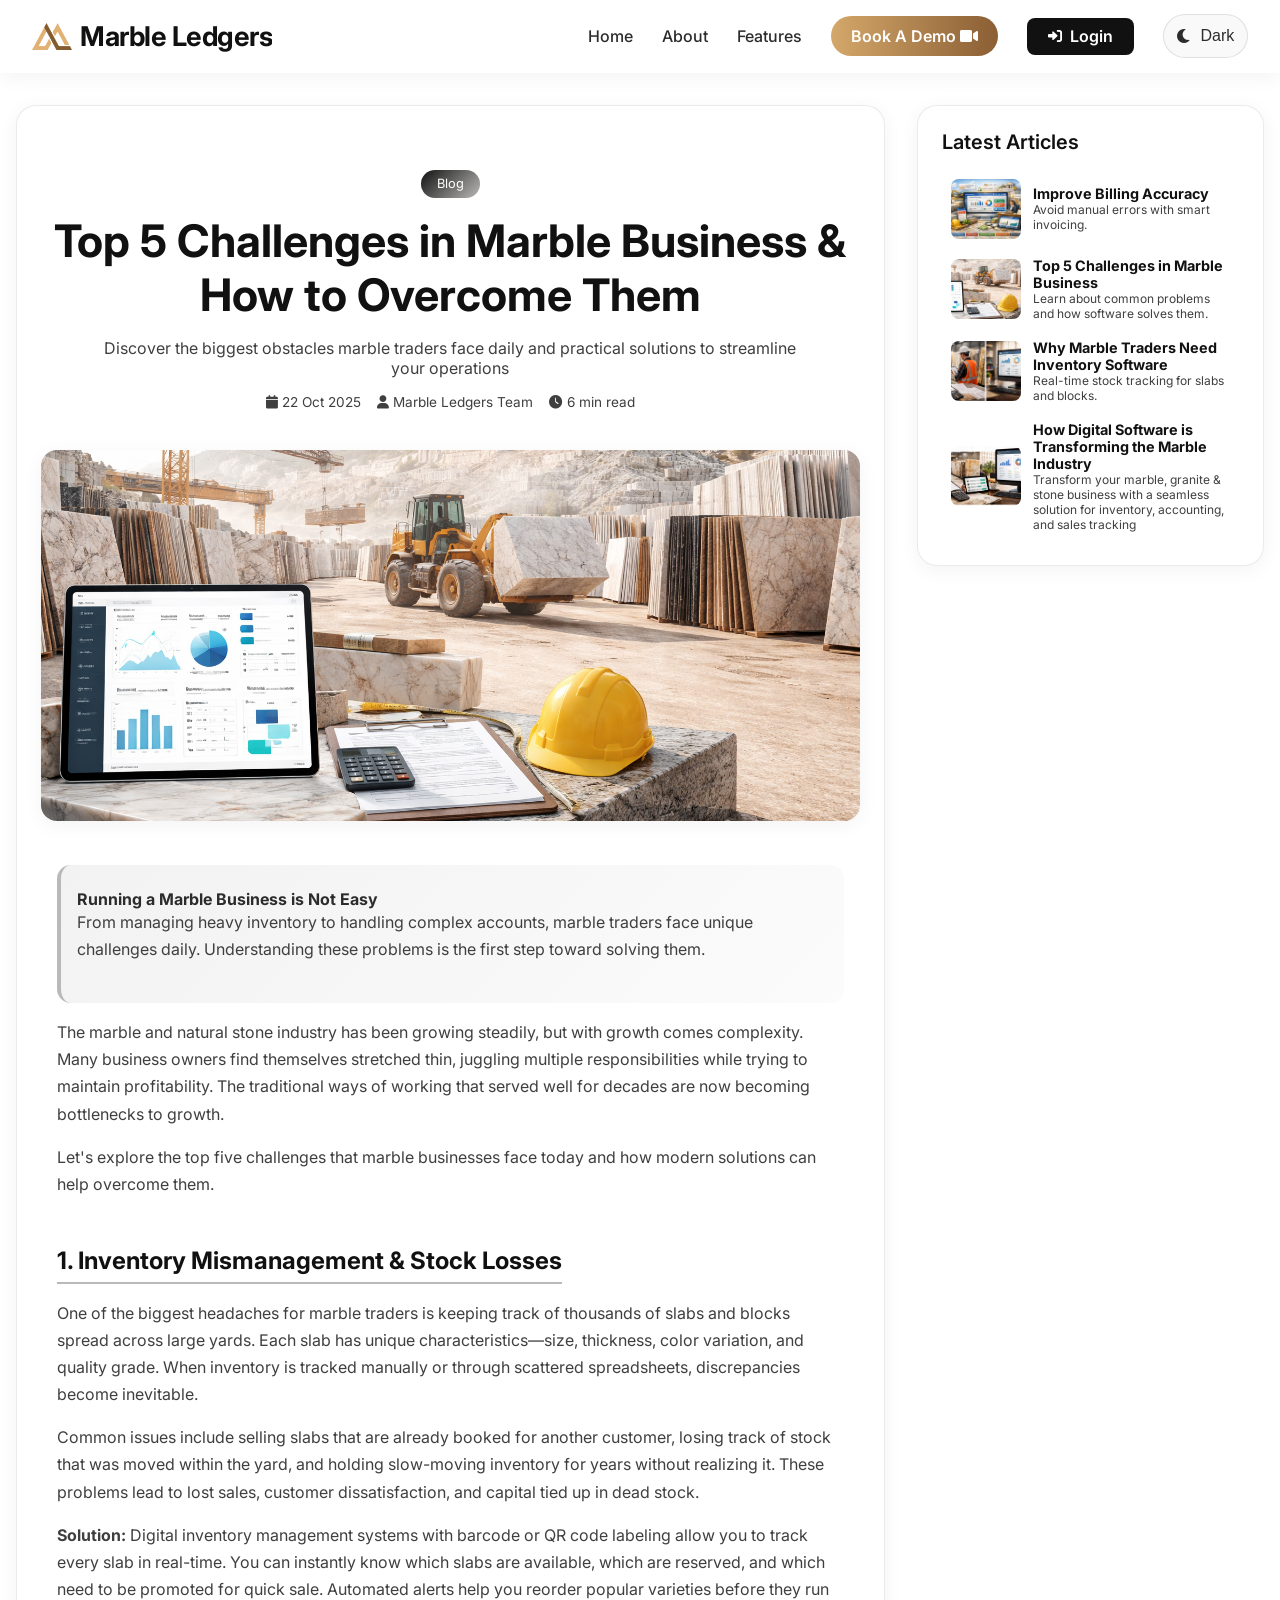
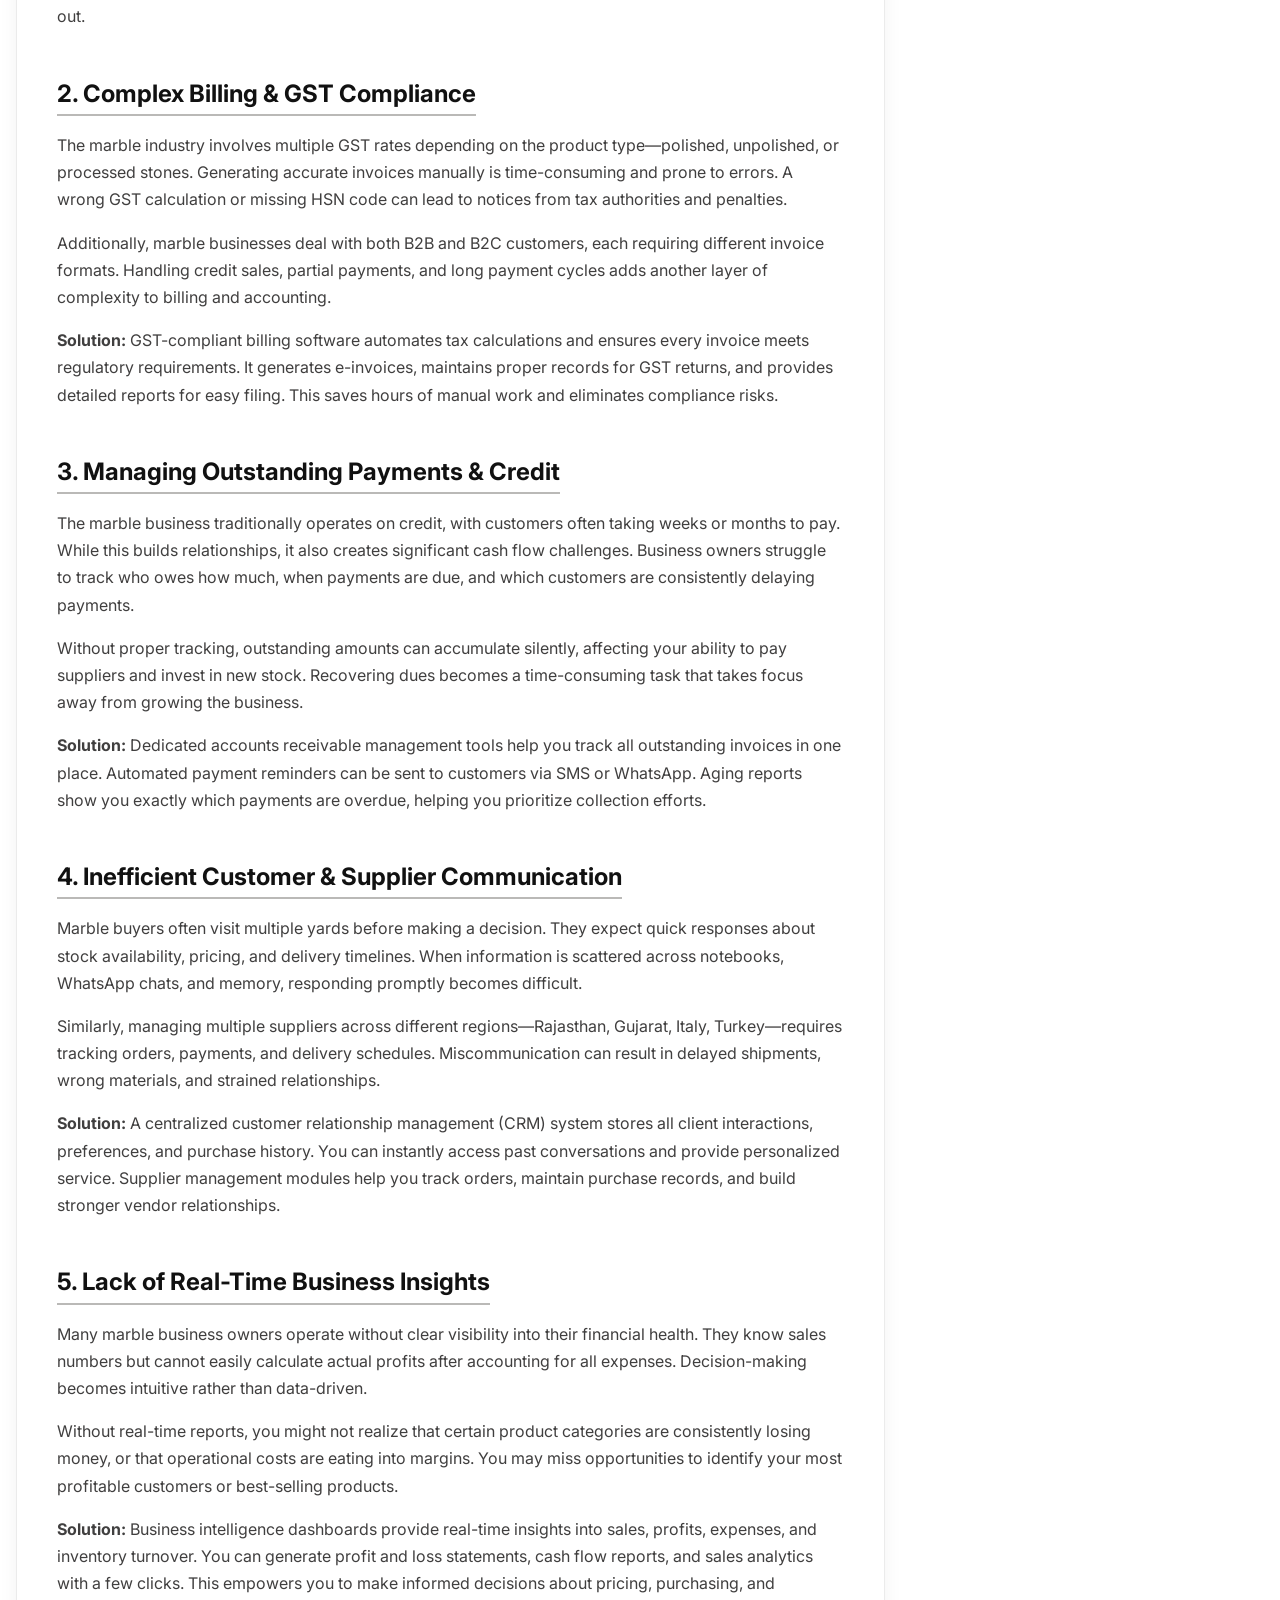
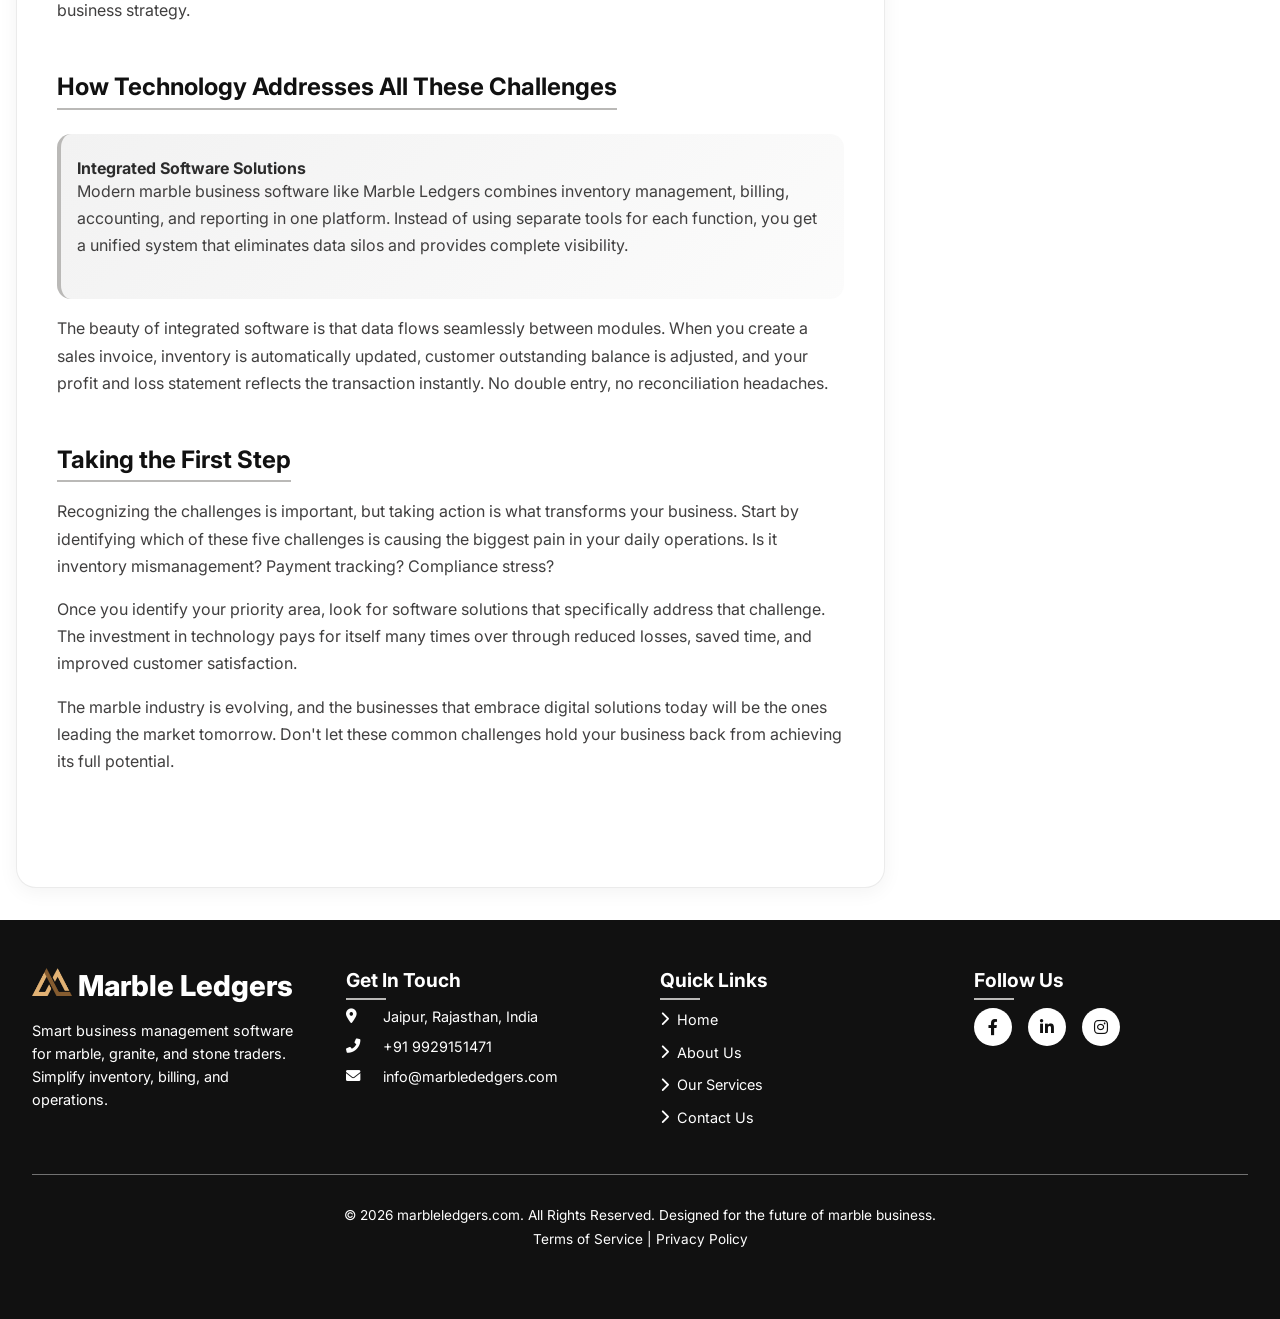
<file: top-5-challenges-marble-business.html>
<!DOCTYPE html>
<html lang="en">

<head>
      <meta charset="UTF-8">
    <meta name="viewport" content="width=device-width, initial-scale=1.0">
    <meta name="robots" content="index, follow">
    <!-- Updated meta description to reflect blog content about challenges in marble business -->
    <meta name="description"
        content="Discover the top 5 challenges in marble business including inventory mismanagement, GST compliance, payment tracking, and how to overcome them with smart software solutions.">
    <meta name="keywords"
        content="marble business challenges, marble industry problems, marble inventory management, GST compliance marble, marble business software, marble trader issues, overcome marble business challenges">
    <!-- Updated title to match the blog article about top 5 challenges -->
    <title>Top 5 Challenges in Marble Business & How to Overcome Them | Marble Ledgers</title>

    <!-- favicon icon for all devices -->
    <link rel="icon" href="assets/images/favicon.ico" type="image/x-icon">
    <link rel="icon" type="image/png" sizes="32x32" href="assets/images/favicon-32x32.png">
    <link rel="icon" type="image/png" sizes="16x16" href="assets/images/favicon-16x16.png">
    <link rel="apple-touch-icon" sizes="180x180" href="assets/images/apple-touch-icon.png">
    <link rel="icon" type="image/png" sizes="192x192" href="assets/images/android-chrome-192x192.png">
    <link rel="icon" type="image/png" sizes="512x512" href="assets/images/android-chrome-512x512.png">
    <link rel="manifest" href="assets/images/site.webmanifest">

    <meta name="author" content="MarbleLedgers.com">
    <link rel="canonical" href="https://www.marbleledgers.com/top-5-challenges-marble-business.html">

    <!-- Theme Color -->
    <meta name="theme-color" content="#000000" media="(prefers-color-scheme: light)">
    <meta name="theme-color" content="#111111" media="(prefers-color-scheme: dark)">

    <!-- Open Graph - updated for challenges blog -->
    <meta property="og:title" content="Top 5 Challenges in Marble Business & How to Overcome Them | Marble Ledgers">
    <meta property="og:description"
        content="Discover the top 5 challenges in marble business including inventory mismanagement, GST compliance, payment tracking, and how to overcome them with smart software solutions.">
    <meta property="og:type" content="article">
    <meta property="og:url" content="https://www.marbleledgers.com/top-5-challenges-marble-business.html">
    <meta property="og:image" content="https://www.marbleledgers.com/assets/images/challenges-in-marble-industry.png">

    <!-- Twitter - updated for challenges blog -->
    <meta name="twitter:card" content="summary_large_image">
    <meta name="twitter:title" content="Top 5 Challenges in Marble Business & How to Overcome Them | Marble Ledgers">
    <meta name="twitter:description"
        content="Discover the top 5 challenges in marble business including inventory mismanagement, GST compliance, payment tracking, and how to overcome them with smart software solutions.">
    <meta name="twitter:image" content="https://www.marbleledgers.com/assets/images/challenges-in-marble-industry.png">

    <!-- Schema.org updated for BlogPosting to match challenges article -->
    <script type="application/ld+json">
{
  "@context": "https://schema.org",
  "@type": "BlogPosting",
  "headline": "Top 5 Challenges in Marble Business & How to Overcome Them",
  "description": "Discover the top 5 challenges in marble business including inventory mismanagement, GST compliance, payment tracking, and how to overcome them with smart software solutions.",
  "image": "https://www.marbleledgers.com/assets/images/challenges-in-marble-industry.png",
  "datePublished": "2025-10-22",
  "dateModified": "2025-10-22",
  "author": {
    "@type": "Organization",
    "name": "Marble Ledgers Team",
    "url": "https://www.marbleledgers.com"
  },
  "publisher": {
    "@type": "Organization",
    "name": "Marble Ledgers Private Limited",
    "url": "https://www.marbleledgers.com",
    "logo": {
      "@type": "ImageObject",
      "url": "https://www.marbleledgers.com/assets/images/logo.png"
    }
  },
  "mainEntityOfPage": {
    "@type": "WebPage",
    "@id": "https://www.marbleledgers.com/top-5-challenges-marble-business.html"
  }
}
</script>

    <!-- google fonts cdn -->
    <link
        href="https://fonts.googleapis.com/css2?family=Inter:opsz,wght@14..32,300;14..32,400;14..32,500;14..32,600;14..32,700&display=swap"
        rel="stylesheet">

    <!-- font-awesome icon cdn -->
    <link rel="stylesheet" href="https://cdnjs.cloudflare.com/ajax/libs/font-awesome/6.0.0-beta3/css/all.min.css">

    <!-- custom css -->
    <link rel="stylesheet" href="./assets/css/style.css">
</head>

<body>
    <div id="loader">
        <div class="loader-wrapper">
            <div class="loader-ring"></div>
            <img src="assets/images/logo.png" alt="Marble Ledgers loading logo">
        </div>
    </div>

    <div class="topscroll"></div>

    <header class="navbar">
        <div class="nav-container">
            <a href="index.html" class="logo" aria-label="Marble Ledgers Home">
                <img src="assets/images/logo.png" width="40" alt="Marble Ledgers logo">
                Marble Ledgers
            </a>
            <button class="hamburger" id="hamburger" aria-label="Toggle navigation menu" aria-expanded="false">
                <i class="fas fa-bars" aria-hidden="true"></i>
            </button>
            <ul class="nav-menu" id="nav-menu" role="list">
                <li class="nav-item" role="listitem"><a href="index.html" class="nav-link"
                        aria-label="Home page">Home</a></li>
                <li class="nav-item" role="listitem"><a href="index.html#about-section" class="nav-link"
                        aria-label="About us section">About</a></li>
                <li class="nav-item" role="listitem"><a href="index.html#solution-section" class="nav-link"
                        aria-label="Features section">Features</a></li>
                <li class="nav-item" role="listitem"><a href="index.html#contact-section" class="nav-link book-demo-btn"
                        aria-label="Book a demo">Book A Demo <i class="fas fa-video" aria-hidden="true"></i></a></li>

                <li class="nav-item nav-login-btn" role="listitem"><a href="#" class="nav-link nav-cta"
                        aria-label="Login to your account"><i class="fa-solid fa-right-to-bracket"
                            aria-hidden="true"></i> Login</a></li>
                <li class="nav-item" role="listitem">
                    <button class="theme-toggle-btn" id="themeToggle" aria-label="Toggle dark and light theme">
                        <i class="fas fa-moon" aria-hidden="true"></i>
                        <span>Dark</span>
                    </button>
                </li>
            </ul>
        </div>
    </header>

    <main>
        <div class="blog-layout">

            <!-- Main Content -->
            <div class="blog-main">
               <section class="blog-container">

    <!-- Header -->
    <div class="blog-header">
        <span class="blog-tag">Blog</span>

        <h1 class="blog-title">
            Top 5 Challenges in Marble Business & How to Overcome Them
        </h1>

        <p class="blog-subtitle">
            Discover the biggest obstacles marble traders face daily and practical solutions to streamline your operations
        </p>

        <div class="blog-meta">
            <span><i class="fas fa-calendar"></i> 22 Oct 2025</span>
            <span><i class="fas fa-user"></i> Marble Ledgers Team</span>
            <span><i class="fas fa-clock"></i> 6 min read</span>
        </div>
    </div>

    <!-- Image -->
    <div class="blog-image">
        <img src="./assets/images/challenges-in-marble-industry.png" alt="Marble Business Challenges">
    </div>

    <!-- Content -->
    <div class="blog-body">

        <div class="blog-highlight">
            <strong>Running a Marble Business is Not Easy</strong>
            <p>
                From managing heavy inventory to handling complex accounts, marble traders face unique challenges daily. Understanding these problems is the first step toward solving them.
            </p>
        </div>

        <p>
            The marble and natural stone industry has been growing steadily, but with growth comes complexity. Many business owners find themselves stretched thin, juggling multiple responsibilities while trying to maintain profitability. The traditional ways of working that served well for decades are now becoming bottlenecks to growth.
        </p>

        <p>
            Let's explore the top five challenges that marble businesses face today and how modern solutions can help overcome them.
        </p>

        <h2>1. Inventory Mismanagement & Stock Losses</h2>

        <p>
            One of the biggest headaches for marble traders is keeping track of thousands of slabs and blocks spread across large yards. Each slab has unique characteristics—size, thickness, color variation, and quality grade. When inventory is tracked manually or through scattered spreadsheets, discrepancies become inevitable.
        </p>

        <p>
            Common issues include selling slabs that are already booked for another customer, losing track of stock that was moved within the yard, and holding slow-moving inventory for years without realizing it. These problems lead to lost sales, customer dissatisfaction, and capital tied up in dead stock.
        </p>

        <p>
            <strong>Solution:</strong> Digital inventory management systems with barcode or QR code labeling allow you to track every slab in real-time. You can instantly know which slabs are available, which are reserved, and which need to be promoted for quick sale. Automated alerts help you reorder popular varieties before they run out.
        </p>

        <h2>2. Complex Billing & GST Compliance</h2>

        <p>
            The marble industry involves multiple GST rates depending on the product type—polished, unpolished, or processed stones. Generating accurate invoices manually is time-consuming and prone to errors. A wrong GST calculation or missing HSN code can lead to notices from tax authorities and penalties.
        </p>

        <p>
            Additionally, marble businesses deal with both B2B and B2C customers, each requiring different invoice formats. Handling credit sales, partial payments, and long payment cycles adds another layer of complexity to billing and accounting.
        </p>

        <p>
            <strong>Solution:</strong> GST-compliant billing software automates tax calculations and ensures every invoice meets regulatory requirements. It generates e-invoices, maintains proper records for GST returns, and provides detailed reports for easy filing. This saves hours of manual work and eliminates compliance risks.
        </p>

        <h2>3. Managing Outstanding Payments & Credit</h2>

        <p>
            The marble business traditionally operates on credit, with customers often taking weeks or months to pay. While this builds relationships, it also creates significant cash flow challenges. Business owners struggle to track who owes how much, when payments are due, and which customers are consistently delaying payments.
        </p>

        <p>
            Without proper tracking, outstanding amounts can accumulate silently, affecting your ability to pay suppliers and invest in new stock. Recovering dues becomes a time-consuming task that takes focus away from growing the business.
        </p>

        <p>
            <strong>Solution:</strong> Dedicated accounts receivable management tools help you track all outstanding invoices in one place. Automated payment reminders can be sent to customers via SMS or WhatsApp. Aging reports show you exactly which payments are overdue, helping you prioritize collection efforts.
        </p>

        <h2>4. Inefficient Customer & Supplier Communication</h2>

        <p>
            Marble buyers often visit multiple yards before making a decision. They expect quick responses about stock availability, pricing, and delivery timelines. When information is scattered across notebooks, WhatsApp chats, and memory, responding promptly becomes difficult.
        </p>

        <p>
            Similarly, managing multiple suppliers across different regions—Rajasthan, Gujarat, Italy, Turkey—requires tracking orders, payments, and delivery schedules. Miscommunication can result in delayed shipments, wrong materials, and strained relationships.
        </p>

        <p>
            <strong>Solution:</strong> A centralized customer relationship management (CRM) system stores all client interactions, preferences, and purchase history. You can instantly access past conversations and provide personalized service. Supplier management modules help you track orders, maintain purchase records, and build stronger vendor relationships.
        </p>

        <h2>5. Lack of Real-Time Business Insights</h2>

        <p>
            Many marble business owners operate without clear visibility into their financial health. They know sales numbers but cannot easily calculate actual profits after accounting for all expenses. Decision-making becomes intuitive rather than data-driven.
        </p>

        <p>
            Without real-time reports, you might not realize that certain product categories are consistently losing money, or that operational costs are eating into margins. You may miss opportunities to identify your most profitable customers or best-selling products.
        </p>

        <p>
            <strong>Solution:</strong> Business intelligence dashboards provide real-time insights into sales, profits, expenses, and inventory turnover. You can generate profit and loss statements, cash flow reports, and sales analytics with a few clicks. This empowers you to make informed decisions about pricing, purchasing, and business strategy.
        </p>

        <h2>How Technology Addresses All These Challenges</h2>

        <div class="blog-highlight">
            <strong>Integrated Software Solutions</strong>
            <p>
                Modern marble business software like Marble Ledgers combines inventory management, billing, accounting, and reporting in one platform. Instead of using separate tools for each function, you get a unified system that eliminates data silos and provides complete visibility.
            </p>
        </div>

        <p>
            The beauty of integrated software is that data flows seamlessly between modules. When you create a sales invoice, inventory is automatically updated, customer outstanding balance is adjusted, and your profit and loss statement reflects the transaction instantly. No double entry, no reconciliation headaches.
        </p>
        
        <h2>Taking the First Step</h2>
        
        <p>
            Recognizing the challenges is important, but taking action is what transforms your business. Start by identifying which of these five challenges is causing the biggest pain in your daily operations. Is it inventory mismanagement? Payment tracking? Compliance stress?
        </p>
        
        <p>
            Once you identify your priority area, look for software solutions that specifically address that challenge. The investment in technology pays for itself many times over through reduced losses, saved time, and improved customer satisfaction.
        </p>
        
        <p>
            The marble industry is evolving, and the businesses that embrace digital solutions today will be the ones leading the market tomorrow. Don't let these common challenges hold your business back from achieving its full potential.
        </p>

    </div>

</section>
            </div>

            <!-- Sidebar -->
             <aside class="blog-sidebar">

                <div class="sidebar-card">
                    <h3 class="sidebar-title">Latest Articles</h3>

                    <!-- Article 1 -->
                    <a href="improve-billing-accuracy-marble-industry.html" class="sidebar-article">
                        <img src="./assets/images/improve-billing-accuracy-marble-industry.png" alt="">
                        <div>
                            <h4>Improve Billing Accuracy</h4>
                            <p>Avoid manual errors with smart invoicing.</p>
                        </div>
                    </a>

                    <!-- Article 2 -->
                    <a href="top-5-challenges-marble-business.html" class="sidebar-article">
                        <img src="assets/images/challenges-in-marble-industry.png" alt="">
                        <div>
                            <h4>Top 5 Challenges in Marble Business</h4>
                            <p>Learn about common problems and how software solves them.</p>
                        </div>
                    </a>

                    <!-- Article 3 -->
                    <a href="why-marble-traders-need-inventory-software.html" class="sidebar-article">
                        <img src="assets/images/why-marble-traders-need-inventory-software.png" alt="">
                        <div>
                            <h4>Why Marble Traders Need Inventory Software</h4>
                            <p>Real-time stock tracking for slabs and blocks.</p>
                        </div>
                    </a>

                    <!-- Article 4 -->
                    <a href="how-digital-software-transforming-marble-industry.html" class="sidebar-article">
                        <img src="assets/images/how-digital-software-transforming-marble-industry.png" alt="">
                        <div>
                            <h4>How Digital Software is Transforming the Marble Industry</h4>
                            <p>Transform your marble, granite & stone business with a seamless solution for inventory, accounting, and sales tracking</p>
                        </div>
                    </a>

                </div>

            </aside>

        </div>
    </main>

    <!-- Footer -->
    <footer class="footer">
        <div id="footer-container">
            <div class="footer-grid">
                <div>
                    <a href="index.html" class="footer-logo" aria-label="Marble Ledgers Home">
                        <img src="assets/images/logo.png" width="40" alt="Marble Ledgers logo">
                        Marble Ledgers
                    </a>
                    <p class="footer-description">Smart business management software for marble, granite, and stone
                        traders.
                        Simplify inventory, billing, and operations.</p>
                </div>
                <div>
                    <h3 class="footer-heading">Get In Touch</h3>
                    <div class="footer-contact-info">
                        <div class="footer-contact-item"><i class="fas fa-map-marker-alt"
                                aria-hidden="true"></i><span>Jaipur, Rajasthan,
                                India</span></div>
                        <div class="footer-contact-item"><i class="fas fa-phone-alt" aria-hidden="true"></i><a
                                href="tel:+919929151471" aria-label="Call us at +91 9929151471">+91
                                9929151471</a></div>
                        <div class="footer-contact-item"><i class="fas fa-envelope" aria-hidden="true"></i><a
                                href="mailto:info@marblededgers.com"
                                aria-label="Email us at info@marblededgers.com">info@marblededgers.com</a></div>
                    </div>
                </div>
                <div>
                    <h3 class="footer-heading">Quick Links</h3>
                    <ul class="footer-links" role="list">
                        <li role="listitem"><a href="index.html" aria-label="Home page"><i class="fas fa-chevron-right"
                                    aria-hidden="true"></i> Home</a></li>
                        <li role="listitem"><a href="index.html#about-section" aria-label="About us section"><i
                                    class="fas fa-chevron-right" aria-hidden="true"></i> About Us</a></li>
                        <li role="listitem"><a href="index.html#service-section" aria-label="Our services section"><i
                                    class="fas fa-chevron-right" aria-hidden="true"></i> Our Services</a></li>
                        <li role="listitem"><a href="index.html#contact-section" aria-label="Contact us section"><i
                                    class="fas fa-chevron-right" aria-hidden="true"></i> Contact Us</a></li>
                    </ul>
                </div>
                <div>
                    <h3 class="footer-heading">Follow Us</h3>
                    <div class="footer-social">
                        <a href="https://www.facebook.com/share/1BvDSa3zes/?mibextid=wwXIfr" class="footer-social-link"
                            aria-label="Follow us on Facebook" target="_blank" rel="noopener noreferrer"><i
                                class="fab fa-facebook-f" aria-hidden="true"></i></a>
                        <a href="https://www.linkedin.com/company/marble-ledgers/" class="footer-social-link"
                            aria-label="Follow us on LinkedIn" target="_blank" rel="noopener noreferrer"><i
                                class="fab fa-linkedin-in" aria-hidden="true"></i></a>
                        <a href="https://www.instagram.com/marbleledgers/?utm_source=ig_web_button_share_sheet"
                            class="footer-social-link" aria-label="Follow us on Instagram" target="_blank"
                            rel="noopener noreferrer"><i class="fab fa-instagram" aria-hidden="true"></i></a>
                    </div>
                </div>
            </div>
            <div class="footer-bottom">
                <p>
                    &copy; 2026 marbleledgers.com. All Rights Reserved. Designed for the future of marble business.
                </p>

                <div class="footer-bottom-links" style="margin-top: 0.5rem;">
                    <a href="terms-of-service.html" aria-label="Terms of Service">Terms of Service</a>
                    <span aria-hidden="true">|</span>
                    <a href="privacy-policy.html" aria-label="Privacy Policy">Privacy Policy</a>
                </div>
            </div>
        </div>
    </footer>

    <script src="./assets/js/script.js"></script>
</body>

</html>
</file>
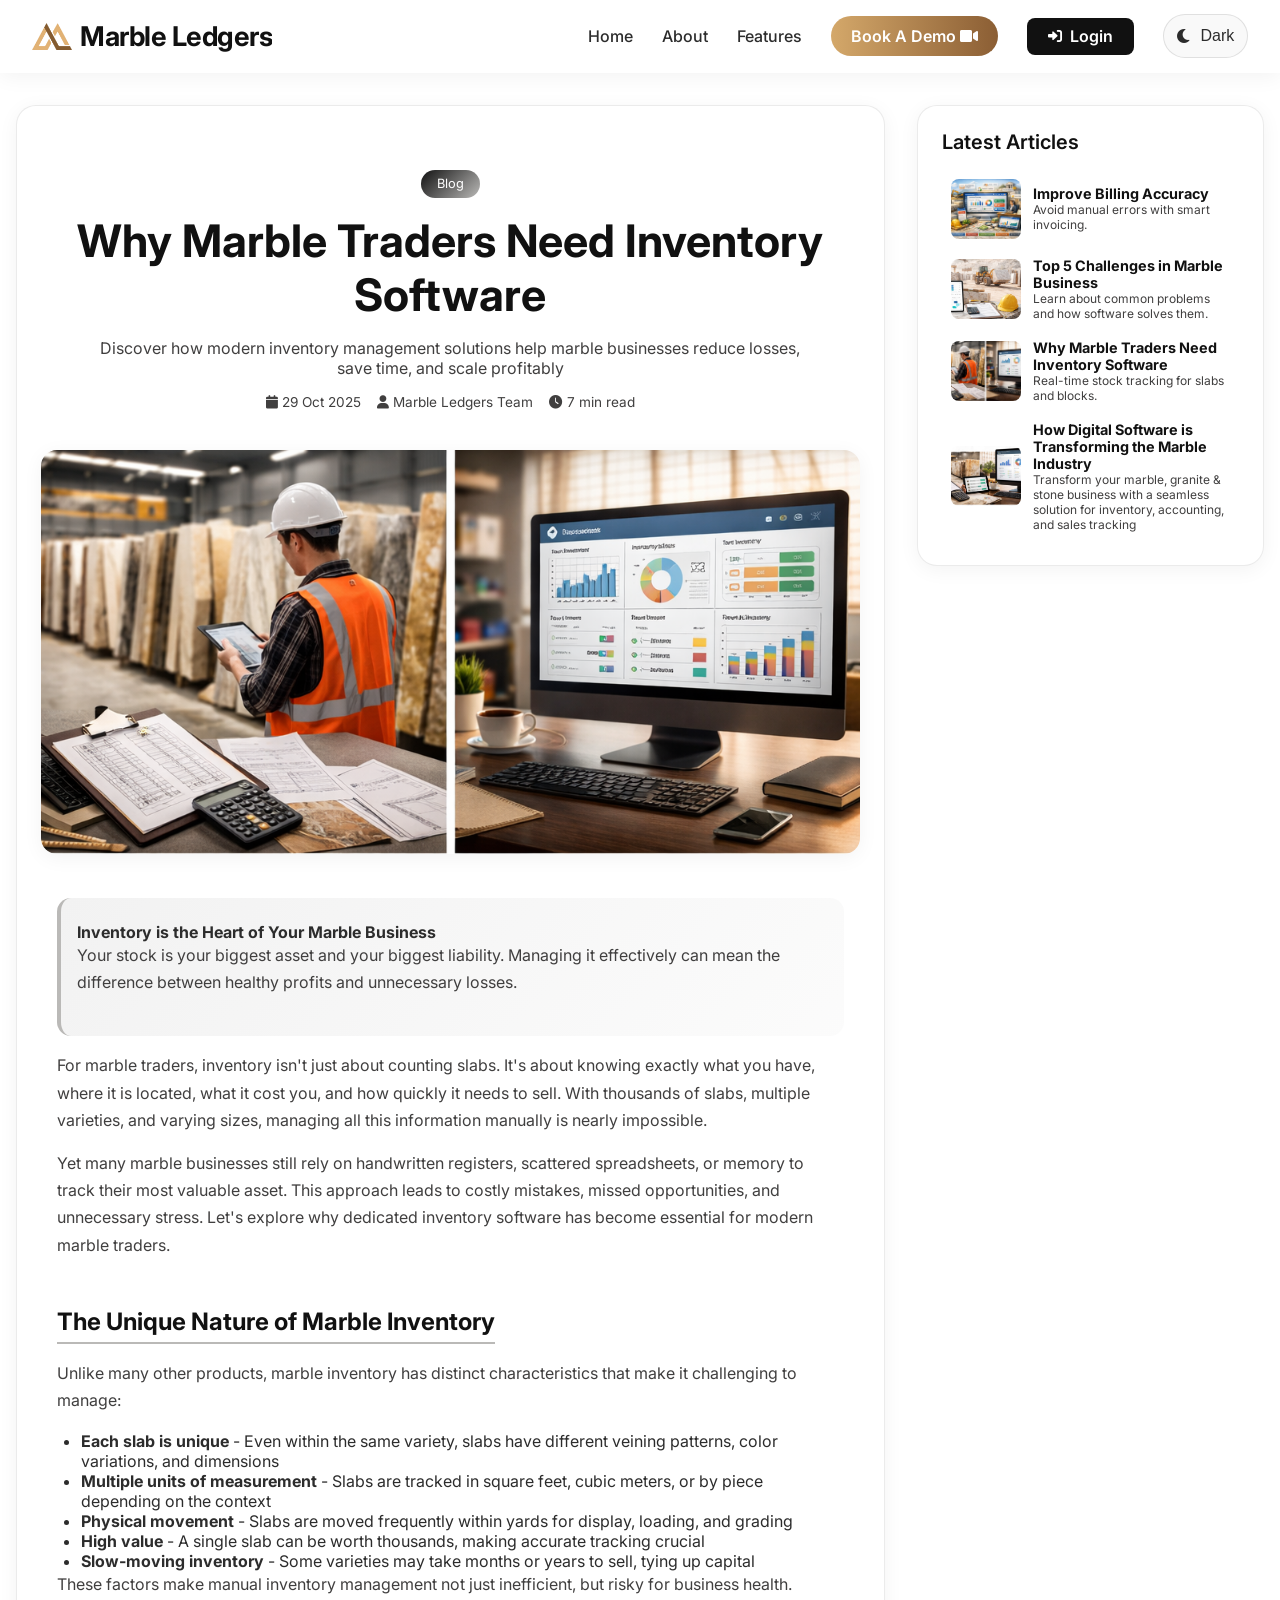
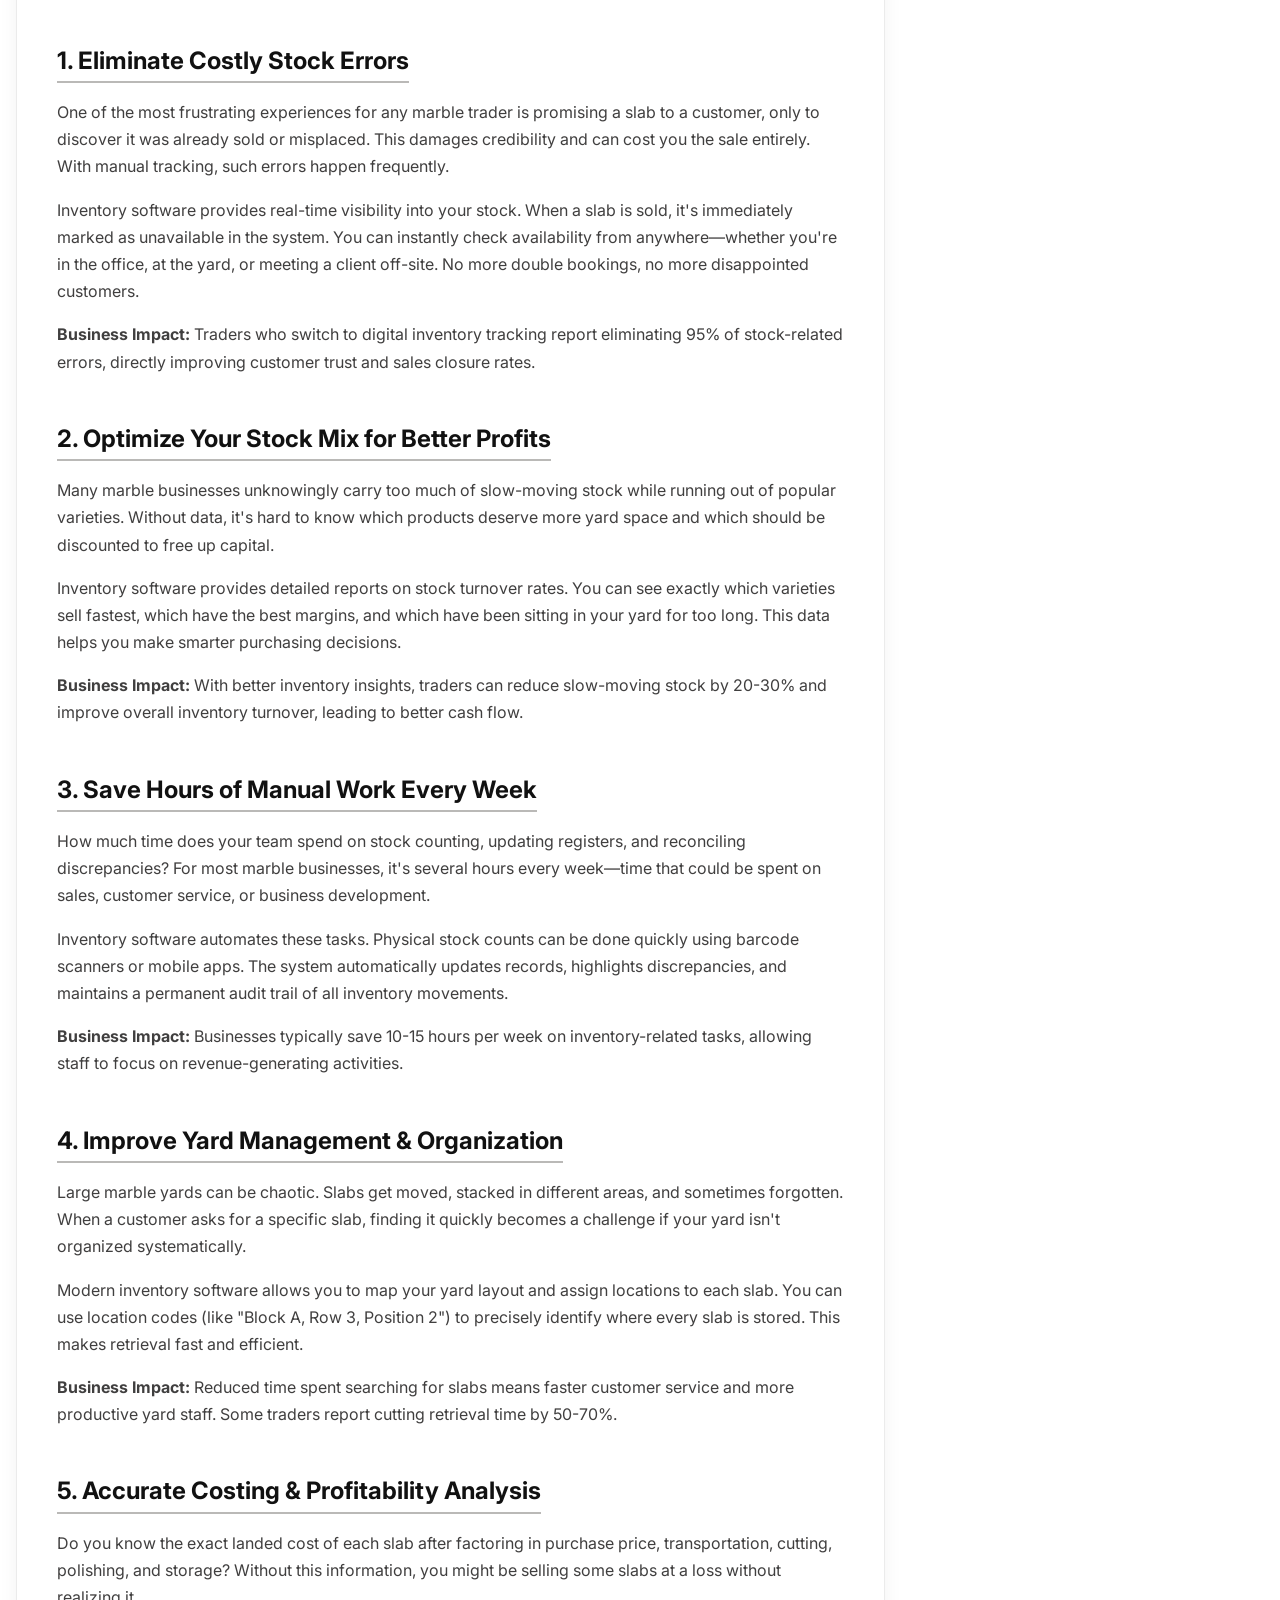
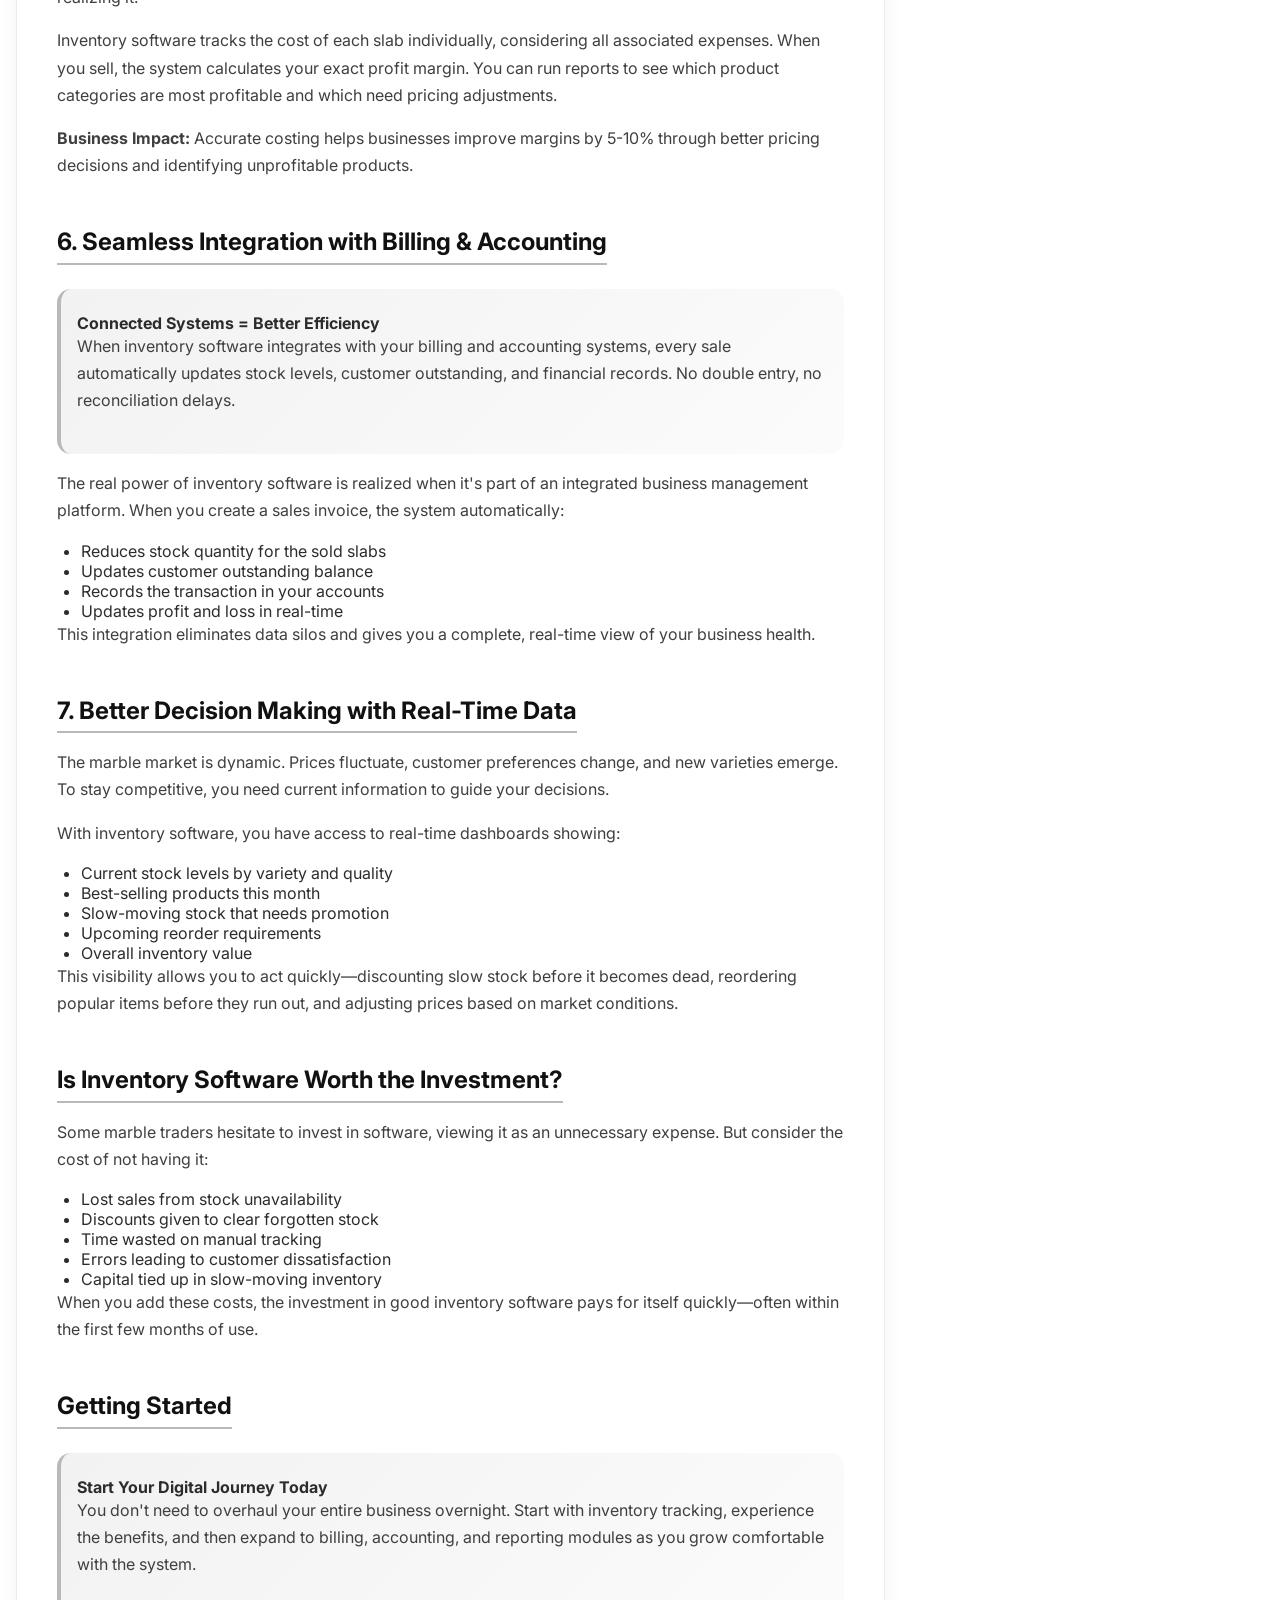
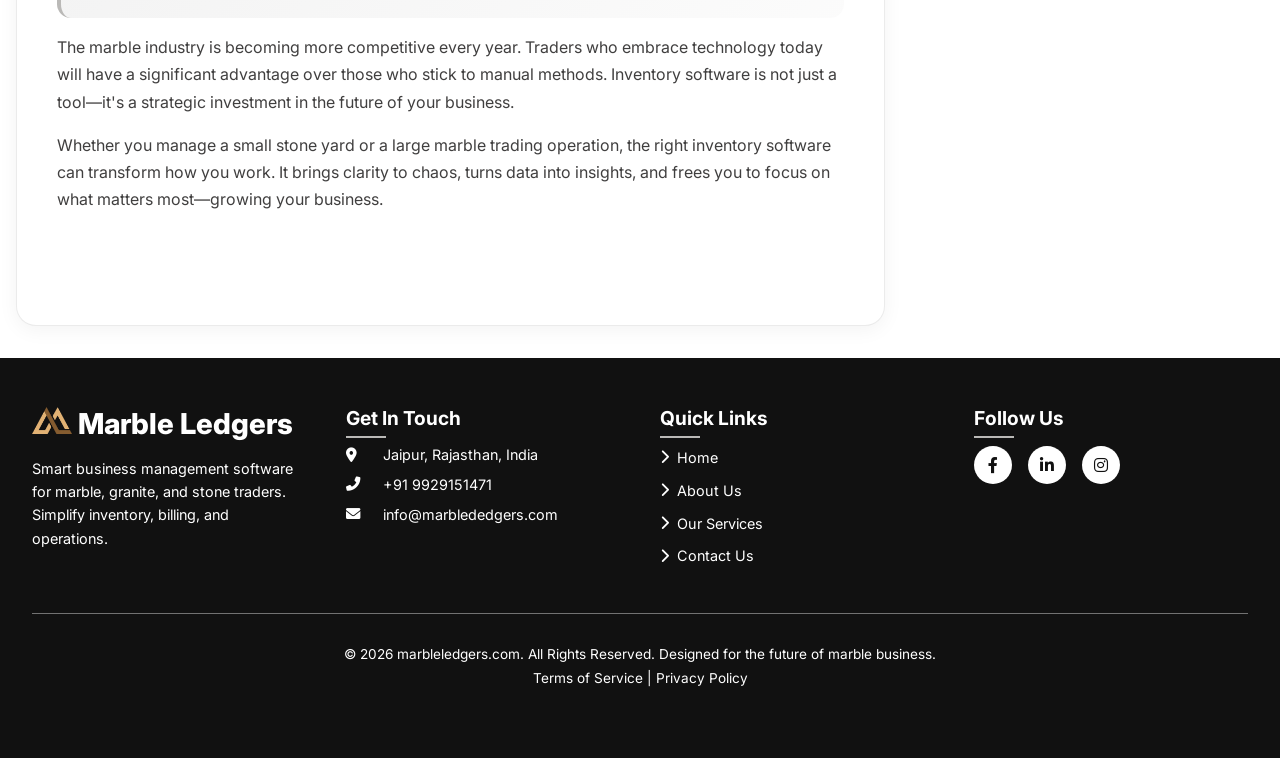
<file: why-marble-traders-need-inventory-software.html>
<!DOCTYPE html>
<html lang="en">

<head>
    <meta charset="UTF-8">
    <meta name="viewport" content="width=device-width, initial-scale=1.0">
    <meta name="robots" content="index, follow">
    <!-- Updated meta description to reflect blog content about inventory software for marble traders -->
    <meta name="description"
        content="Discover why marble traders need inventory software. Learn how modern inventory management helps reduce stock losses, save time, optimize stock mix, and scale your marble business profitably.">
    <meta name="keywords"
        content="marble inventory software, inventory management for marble traders, marble stock tracking, marble business software, slab inventory system, marble yard management, marble stock control">
    <!-- Updated title to match the blog article about inventory software -->
    <title>Why Marble Traders Need Inventory Software | Marble Ledgers</title>

    <!-- favicon icon for all devices -->
    <link rel="icon" href="assets/images/favicon.ico" type="image/x-icon">
    <link rel="icon" type="image/png" sizes="32x32" href="assets/images/favicon-32x32.png">
    <link rel="icon" type="image/png" sizes="16x16" href="assets/images/favicon-16x16.png">
    <link rel="apple-touch-icon" sizes="180x180" href="assets/images/apple-touch-icon.png">
    <link rel="icon" type="image/png" sizes="192x192" href="assets/images/android-chrome-192x192.png">
    <link rel="icon" type="image/png" sizes="512x512" href="assets/images/android-chrome-512x512.png">
    <link rel="manifest" href="assets/images/site.webmanifest">

    <meta name="author" content="MarbleLedgers.com">
    <link rel="canonical" href="https://www.marbleledgers.com/why-marble-traders-need-inventory-software.html">

    <!-- Theme Color -->
    <meta name="theme-color" content="#000000" media="(prefers-color-scheme: light)">
    <meta name="theme-color" content="#111111" media="(prefers-color-scheme: dark)">

    <!-- Open Graph - updated for inventory software blog -->
    <meta property="og:title" content="Why Marble Traders Need Inventory Software | Marble Ledgers">
    <meta property="og:description"
        content="Discover why marble traders need inventory software. Learn how modern inventory management helps reduce stock losses, save time, optimize stock mix, and scale your marble business profitably.">
    <meta property="og:type" content="article">
    <meta property="og:url" content="https://www.marbleledgers.com/why-marble-traders-need-inventory-software.html">
    <meta property="og:image" content="https://www.marbleledgers.com/assets/images/why-marble-traders-need-inventory-software.png">

    <!-- Twitter - updated for inventory software blog -->
    <meta name="twitter:card" content="summary_large_image">
    <meta name="twitter:title" content="Why Marble Traders Need Inventory Software | Marble Ledgers">
    <meta name="twitter:description"
        content="Discover why marble traders need inventory software. Learn how modern inventory management helps reduce stock losses, save time, optimize stock mix, and scale your marble business profitably.">
    <meta name="twitter:image" content="https://www.marbleledgers.com/assets/images/why-marble-traders-need-inventory-software.png">

    <!-- Schema.org updated for BlogPosting to match inventory software article -->
    <script type="application/ld+json">
{
  "@context": "https://schema.org",
  "@type": "BlogPosting",
  "headline": "Why Marble Traders Need Inventory Software",
  "description": "Discover why marble traders need inventory software. Learn how modern inventory management helps reduce stock losses, save time, optimize stock mix, and scale your marble business profitably.",
  "image": "https://www.marbleledgers.com/assets/images/why-marble-traders-need-inventory-software.png",
  "datePublished": "2025-10-29",
  "dateModified": "2025-10-29",
  "author": {
    "@type": "Organization",
    "name": "Marble Ledgers Team",
    "url": "https://www.marbleledgers.com"
  },
  "publisher": {
    "@type": "Organization",
    "name": "Marble Ledgers Private Limited",
    "url": "https://www.marbleledgers.com",
    "logo": {
      "@type": "ImageObject",
      "url": "https://www.marbleledgers.com/assets/images/logo.png"
    }
  },
  "mainEntityOfPage": {
    "@type": "WebPage",
    "@id": "https://www.marbleledgers.com/why-marble-traders-need-inventory-software.html"
  }
}
</script>

    <!-- google fonts cdn -->
    <link
        href="https://fonts.googleapis.com/css2?family=Inter:opsz,wght@14..32,300;14..32,400;14..32,500;14..32,600;14..32,700&display=swap"
        rel="stylesheet">

    <!-- font-awesome icon cdn -->
    <link rel="stylesheet" href="https://cdnjs.cloudflare.com/ajax/libs/font-awesome/6.0.0-beta3/css/all.min.css">

    <!-- custom css -->
    <link rel="stylesheet" href="./assets/css/style.css">
</head>

<body>
    <div id="loader">
        <div class="loader-wrapper">
            <div class="loader-ring"></div>
            <img src="assets/images/logo.png" alt="Marble Ledgers loading logo">
        </div>
    </div>

    <div class="topscroll"></div>

    <header class="navbar">
        <div class="nav-container">
            <a href="index.html" class="logo" aria-label="Marble Ledgers Home">
                <img src="assets/images/logo.png" width="40" alt="Marble Ledgers logo">
                Marble Ledgers
            </a>
            <button class="hamburger" id="hamburger" aria-label="Toggle navigation menu" aria-expanded="false">
                <i class="fas fa-bars" aria-hidden="true"></i>
            </button>
            <ul class="nav-menu" id="nav-menu" role="list">
                <li class="nav-item" role="listitem"><a href="index.html" class="nav-link"
                        aria-label="Home page">Home</a></li>
                <li class="nav-item" role="listitem"><a href="index.html#about-section" class="nav-link"
                        aria-label="About us section">About</a></li>
                <li class="nav-item" role="listitem"><a href="index.html#solution-section" class="nav-link"
                        aria-label="Features section">Features</a></li>
                <li class="nav-item" role="listitem"><a href="index.html#contact-section" class="nav-link book-demo-btn"
                        aria-label="Book a demo">Book A Demo <i class="fas fa-video" aria-hidden="true"></i></a></li>

                <li class="nav-item nav-login-btn" role="listitem"><a href="#" class="nav-link nav-cta"
                        aria-label="Login to your account"><i class="fa-solid fa-right-to-bracket"
                            aria-hidden="true"></i> Login</a></li>
                <li class="nav-item" role="listitem">
                    <button class="theme-toggle-btn" id="themeToggle" aria-label="Toggle dark and light theme">
                        <i class="fas fa-moon" aria-hidden="true"></i>
                        <span>Dark</span>
                    </button>
                </li>
            </ul>
        </div>
    </header>

    <main>
        <div class="blog-layout">

            <!-- Main Content -->
            <div class="blog-main">
              <section class="blog-container">

    <!-- Header -->
    <div class="blog-header">
        <span class="blog-tag">Blog</span>

        <h1 class="blog-title">
            Why Marble Traders Need Inventory Software
        </h1>

        <p class="blog-subtitle">
            Discover how modern inventory management solutions help marble businesses reduce losses, save time, and scale profitably
        </p>

        <div class="blog-meta">
            <span><i class="fas fa-calendar"></i> 29 Oct 2025</span>
            <span><i class="fas fa-user"></i> Marble Ledgers Team</span>
            <span><i class="fas fa-clock"></i> 7 min read</span>
        </div>
    </div>

    <!-- Image -->
    <div class="blog-image">
        <img src="./assets/images/why-marble-traders-need-inventory-software.png" alt="Marble Inventory Software">
    </div>

    <!-- Content -->
    <div class="blog-body">

        <div class="blog-highlight">
            <strong>Inventory is the Heart of Your Marble Business</strong>
            <p>
                Your stock is your biggest asset and your biggest liability. Managing it effectively can mean the difference between healthy profits and unnecessary losses.
            </p>
        </div>

        <p>
            For marble traders, inventory isn't just about counting slabs. It's about knowing exactly what you have, where it is located, what it cost you, and how quickly it needs to sell. With thousands of slabs, multiple varieties, and varying sizes, managing all this information manually is nearly impossible.
        </p>

        <p>
            Yet many marble businesses still rely on handwritten registers, scattered spreadsheets, or memory to track their most valuable asset. This approach leads to costly mistakes, missed opportunities, and unnecessary stress. Let's explore why dedicated inventory software has become essential for modern marble traders.
        </p>

        <h2>The Unique Nature of Marble Inventory</h2>

        <p>
            Unlike many other products, marble inventory has distinct characteristics that make it challenging to manage:
        </p>

        <ul>
            <li><strong>Each slab is unique</strong> - Even within the same variety, slabs have different veining patterns, color variations, and dimensions</li>
            <li><strong>Multiple units of measurement</strong> - Slabs are tracked in square feet, cubic meters, or by piece depending on the context</li>
            <li><strong>Physical movement</strong> - Slabs are moved frequently within yards for display, loading, and grading</li>
            <li><strong>High value</strong> - A single slab can be worth thousands, making accurate tracking crucial</li>
            <li><strong>Slow-moving inventory</strong> - Some varieties may take months or years to sell, tying up capital</li>
        </ul>

        <p>
            These factors make manual inventory management not just inefficient, but risky for business health.
        </p>

        <h2>1. Eliminate Costly Stock Errors</h2>

        <p>
            One of the most frustrating experiences for any marble trader is promising a slab to a customer, only to discover it was already sold or misplaced. This damages credibility and can cost you the sale entirely. With manual tracking, such errors happen frequently.
        </p>

        <p>
            Inventory software provides real-time visibility into your stock. When a slab is sold, it's immediately marked as unavailable in the system. You can instantly check availability from anywhere—whether you're in the office, at the yard, or meeting a client off-site. No more double bookings, no more disappointed customers.
        </p>

        <p>
            <strong>Business Impact:</strong> Traders who switch to digital inventory tracking report eliminating 95% of stock-related errors, directly improving customer trust and sales closure rates.
        </p>

        <h2>2. Optimize Your Stock Mix for Better Profits</h2>

        <p>
            Many marble businesses unknowingly carry too much of slow-moving stock while running out of popular varieties. Without data, it's hard to know which products deserve more yard space and which should be discounted to free up capital.
        </p>

        <p>
            Inventory software provides detailed reports on stock turnover rates. You can see exactly which varieties sell fastest, which have the best margins, and which have been sitting in your yard for too long. This data helps you make smarter purchasing decisions.
        </p>

        <p>
            <strong>Business Impact:</strong> With better inventory insights, traders can reduce slow-moving stock by 20-30% and improve overall inventory turnover, leading to better cash flow.
        </p>

        <h2>3. Save Hours of Manual Work Every Week</h2>

        <p>
            How much time does your team spend on stock counting, updating registers, and reconciling discrepancies? For most marble businesses, it's several hours every week—time that could be spent on sales, customer service, or business development.
        </p>

        <p>
            Inventory software automates these tasks. Physical stock counts can be done quickly using barcode scanners or mobile apps. The system automatically updates records, highlights discrepancies, and maintains a permanent audit trail of all inventory movements.
        </p>

        <p>
            <strong>Business Impact:</strong> Businesses typically save 10-15 hours per week on inventory-related tasks, allowing staff to focus on revenue-generating activities.
        </p>

        <h2>4. Improve Yard Management & Organization</h2>

        <p>
            Large marble yards can be chaotic. Slabs get moved, stacked in different areas, and sometimes forgotten. When a customer asks for a specific slab, finding it quickly becomes a challenge if your yard isn't organized systematically.
        </p>

        <p>
            Modern inventory software allows you to map your yard layout and assign locations to each slab. You can use location codes (like "Block A, Row 3, Position 2") to precisely identify where every slab is stored. This makes retrieval fast and efficient.
        </p>

        <p>
            <strong>Business Impact:</strong> Reduced time spent searching for slabs means faster customer service and more productive yard staff. Some traders report cutting retrieval time by 50-70%.
        </p>

        <h2>5. Accurate Costing & Profitability Analysis</h2>

        <p>
            Do you know the exact landed cost of each slab after factoring in purchase price, transportation, cutting, polishing, and storage? Without this information, you might be selling some slabs at a loss without realizing it.
        </p>

        <p>
            Inventory software tracks the cost of each slab individually, considering all associated expenses. When you sell, the system calculates your exact profit margin. You can run reports to see which product categories are most profitable and which need pricing adjustments.
        </p>

        <p>
            <strong>Business Impact:</strong> Accurate costing helps businesses improve margins by 5-10% through better pricing decisions and identifying unprofitable products.
        </p>

        <h2>6. Seamless Integration with Billing & Accounting</h2>

        <div class="blog-highlight">
            <strong>Connected Systems = Better Efficiency</strong>
            <p>
                When inventory software integrates with your billing and accounting systems, every sale automatically updates stock levels, customer outstanding, and financial records. No double entry, no reconciliation delays.
            </p>
        </div>

        <p>
            The real power of inventory software is realized when it's part of an integrated business management platform. When you create a sales invoice, the system automatically:
        </p>

        <ul>
            <li>Reduces stock quantity for the sold slabs</li>
            <li>Updates customer outstanding balance</li>
            <li>Records the transaction in your accounts</li>
            <li>Updates profit and loss in real-time</li>
        </ul>

        <p>
            This integration eliminates data silos and gives you a complete, real-time view of your business health.
        </p>

        <h2>7. Better Decision Making with Real-Time Data</h2>

        <p>
            The marble market is dynamic. Prices fluctuate, customer preferences change, and new varieties emerge. To stay competitive, you need current information to guide your decisions.
        </p>

        <p>
            With inventory software, you have access to real-time dashboards showing:
        </p>

        <ul>
            <li>Current stock levels by variety and quality</li>
            <li>Best-selling products this month</li>
            <li>Slow-moving stock that needs promotion</li>
            <li>Upcoming reorder requirements</li>
            <li>Overall inventory value</li>
        </ul>

        <p>
            This visibility allows you to act quickly—discounting slow stock before it becomes dead, reordering popular items before they run out, and adjusting prices based on market conditions.
        </p>

        <h2>Is Inventory Software Worth the Investment?</h2>

        <p>
            Some marble traders hesitate to invest in software, viewing it as an unnecessary expense. But consider the cost of not having it:
        </p>

        <ul>
            <li>Lost sales from stock unavailability</li>
            <li>Discounts given to clear forgotten stock</li>
            <li>Time wasted on manual tracking</li>
            <li>Errors leading to customer dissatisfaction</li>
            <li>Capital tied up in slow-moving inventory</li>
        </ul>

        <p>
            When you add these costs, the investment in good inventory software pays for itself quickly—often within the first few months of use.
        </p>

        <h2>Getting Started</h2>

        <div class="blog-highlight">
            <strong>Start Your Digital Journey Today</strong>
            <p>
                You don't need to overhaul your entire business overnight. Start with inventory tracking, experience the benefits, and then expand to billing, accounting, and reporting modules as you grow comfortable with the system.
            </p>
        </div>

        <p>
            The marble industry is becoming more competitive every year. Traders who embrace technology today will have a significant advantage over those who stick to manual methods. Inventory software is not just a tool—it's a strategic investment in the future of your business.
        </p>
        
        <p>
            Whether you manage a small stone yard or a large marble trading operation, the right inventory software can transform how you work. It brings clarity to chaos, turns data into insights, and frees you to focus on what matters most—growing your business.
        </p>

    </div>

</section>
            </div>

            <!-- Sidebar -->
             <aside class="blog-sidebar">
                <div class="sidebar-card">
                    <h3 class="sidebar-title">Latest Articles</h3>

                    <!-- Article 1 -->
                    <a href="improve-billing-accuracy-marble-industry.html" class="sidebar-article">
                        <img src="./assets/images/improve-billing-accuracy-marble-industry.png" alt="">
                        <div>
                            <h4>Improve Billing Accuracy</h4>
                            <p>Avoid manual errors with smart invoicing.</p>
                        </div>
                    </a>

                    <!-- Article 2 -->
                    <a href="top-5-challenges-marble-business.html" class="sidebar-article">
                        <img src="assets/images/challenges-in-marble-industry.png" alt="">
                        <div>
                            <h4>Top 5 Challenges in Marble Business</h4>
                            <p>Learn about common problems and how software solves them.</p>
                        </div>
                    </a>

                    <!-- Article 3 -->
                    <a href="why-marble-traders-need-inventory-software.html" class="sidebar-article">
                        <img src="assets/images/why-marble-traders-need-inventory-software.png" alt="">
                        <div>
                            <h4>Why Marble Traders Need Inventory Software</h4>
                            <p>Real-time stock tracking for slabs and blocks.</p>
                        </div>
                    </a>

                    <!-- Article 4 -->
                    <a href="how-digital-software-transforming-marble-industry.html" class="sidebar-article">
                        <img src="assets/images/how-digital-software-transforming-marble-industry.png" alt="">
                        <div>
                            <h4>How Digital Software is Transforming the Marble Industry</h4>
                            <p>Transform your marble, granite & stone business with a seamless solution for inventory, accounting, and sales tracking</p>
                        </div>
                    </a>

                </div>

            </aside>

        </div>
    </main>

    <!-- Footer -->
    <footer class="footer">
        <div id="footer-container">
            <div class="footer-grid">
                <div>
                    <a href="index.html" class="footer-logo" aria-label="Marble Ledgers Home">
                        <img src="assets/images/logo.png" width="40" alt="Marble Ledgers logo">
                        Marble Ledgers
                    </a>
                    <p class="footer-description">Smart business management software for marble, granite, and stone
                        traders.
                        Simplify inventory, billing, and operations.</p>
                </div>
                <div>
                    <h3 class="footer-heading">Get In Touch</h3>
                    <div class="footer-contact-info">
                        <div class="footer-contact-item"><i class="fas fa-map-marker-alt"
                                aria-hidden="true"></i><span>Jaipur, Rajasthan,
                                India</span></div>
                        <div class="footer-contact-item"><i class="fas fa-phone-alt" aria-hidden="true"></i><a
                                href="tel:+919929151471" aria-label="Call us at +91 9929151471">+91
                                9929151471</a></div>
                        <div class="footer-contact-item"><i class="fas fa-envelope" aria-hidden="true"></i><a
                                href="mailto:info@marblededgers.com"
                                aria-label="Email us at info@marblededgers.com">info@marblededgers.com</a></div>
                    </div>
                </div>
                <div>
                    <h3 class="footer-heading">Quick Links</h3>
                    <ul class="footer-links" role="list">
                        <li role="listitem"><a href="index.html" aria-label="Home page"><i class="fas fa-chevron-right"
                                    aria-hidden="true"></i> Home</a></li>
                        <li role="listitem"><a href="index.html#about-section" aria-label="About us section"><i
                                    class="fas fa-chevron-right" aria-hidden="true"></i> About Us</a></li>
                        <li role="listitem"><a href="index.html#service-section" aria-label="Our services section"><i
                                    class="fas fa-chevron-right" aria-hidden="true"></i> Our Services</a></li>
                        <li role="listitem"><a href="index.html#contact-section" aria-label="Contact us section"><i
                                    class="fas fa-chevron-right" aria-hidden="true"></i> Contact Us</a></li>
                    </ul>
                </div>
                <div>
                    <h3 class="footer-heading">Follow Us</h3>
                    <div class="footer-social">
                        <a href="https://www.facebook.com/share/1BvDSa3zes/?mibextid=wwXIfr" class="footer-social-link"
                            aria-label="Follow us on Facebook" target="_blank" rel="noopener noreferrer"><i
                                class="fab fa-facebook-f" aria-hidden="true"></i></a>
                        <a href="https://www.linkedin.com/company/marble-ledgers/" class="footer-social-link"
                            aria-label="Follow us on LinkedIn" target="_blank" rel="noopener noreferrer"><i
                                class="fab fa-linkedin-in" aria-hidden="true"></i></a>
                        <a href="https://www.instagram.com/marbleledgers/?utm_source=ig_web_button_share_sheet"
                            class="footer-social-link" aria-label="Follow us on Instagram" target="_blank"
                            rel="noopener noreferrer"><i class="fab fa-instagram" aria-hidden="true"></i></a>
                    </div>
                </div>
            </div>
            <div class="footer-bottom">
                <p>
                    &copy; 2026 marbleledgers.com. All Rights Reserved. Designed for the future of marble business.
                </p>

                <div class="footer-bottom-links" style="margin-top: 0.5rem;">
                    <a href="terms-of-service.html" aria-label="Terms of Service">Terms of Service</a>
                    <span aria-hidden="true">|</span>
                    <a href="privacy-policy.html" aria-label="Privacy Policy">Privacy Policy</a>
                </div>
            </div>
        </div>
    </footer>

    <script src="./assets/js/script.js"></script>
</body>

</html>
</file>
<file: assets/css/style.css>
/* ========== CSS VARIABLES (Light Theme Default) ========== */
* {
    margin: 0;
    padding: 0;
    box-sizing: border-box;
}

:root {
    --primary: #111111;
    --primary-rgb: 0, 0, 0;
    --secondary: #bab9b7;
    --secondary-rgb: 186, 185, 183;
    --text-dark: #2C2C2C;
    --text-light: #403f3f;
    --white: #FFFFFF;
    --black: #111111;
    --bg-white: #FFFFFF;
    --bg-offwhite: #F9F9F9;
    --border-light: rgba(0, 0, 0, 0.08);
    --border-medium: rgba(0, 0, 0, 0.1);
    --shadow-sm: 0 4px 20px rgba(0, 0, 0, 0.05);
    --shadow-md: 0 20px 35px rgba(0, 0, 0, 0.1);
    --card-bg: #FFFFFF;
    --footer-bg: #FFFFFF;
    --gradient-start: #111111;
    --gradient-end: #bab9b7;
    --logo-filter: none;
}

/* ========== DARK THEME ========== */
[data-theme="dark"] {
    --primary: #ffffff;
    --primary-rgb: 255, 255, 255;
    --secondary: #9e9c99;
    --secondary-rgb: 158, 156, 153;
    --text-dark: #EDEDED;
    --text-light: #dbd9d9;
    --white: #111111;
    --black: #EDEDED;
    --bg-white: #111111;
    --bg-offwhite: #1A1A1A;
    --border-light: rgba(255, 255, 255, 0.08);
    --border-medium: rgba(255, 255, 255, 0.1);
    --shadow-sm: 0 4px 20px rgba(0, 0, 0, 0.3);
    --shadow-md: 0 20px 35px rgba(0, 0, 0, 0.4);
    --card-bg: #1E1E1E;
    --footer-bg: #0A0A0A;
    --gradient-start: #ffffff;
    --gradient-end: #9e9c99;
    --logo-filter: brightness(0) invert(1);
}

body {
    font-family: 'Inter', sans-serif;
    background: var(--bg-white);
    color: var(--text-dark);
    transition: background-color 0.3s ease, color 0.2s ease;
    scroll-behavior: smooth;
    overflow-x: hidden;
}

html {
    scroll-behavior: smooth;
}

*::selection {
    background-color: var(--secondary);
    color: var(--text-dark);
}

::-webkit-scrollbar {
    width: 5px;
}

::-webkit-scrollbar-thumb {
    background: var(--primary);
    border-radius: 4px;
}

::-webkit-scrollbar-track {
    background: transparent;
}

/* Top Scroll Indicator */
.topscroll {
    height: 2px;
    position: fixed;
    top: 0;
    z-index: 99999;
    background-color: var(--primary);
    width: 100%;
    transform-origin: left;
    scale: 0 1;
    animation: scroll-watch linear;
    animation-timeline: scroll();
}

@keyframes scroll-watch {
    to {
        scale: 1 1;
    }
}

/* ========== NAVBAR ========== */
.navbar {
    background-color: var(--bg-white);
    box-shadow: var(--shadow-sm);
    position: sticky;
    top: 0;
    z-index: 1000;
    transition: all 0.2s;
}

.nav-container {
    max-width: 1280px;
    margin: 0 auto;
    padding: 0.9rem 2rem;
    display: flex;
    align-items: center;
    justify-content: space-between;
    flex-wrap: wrap;
}

.logo {
    font-size: 1.7rem;
    font-weight: 700;
    letter-spacing: -0.5px;
    background: var(--black);
    background-clip: text;
    -webkit-background-clip: text;
    color: transparent;
    text-decoration: none;
    display: flex;
    align-items: center;
    gap: 8px;
}

.logo img {
    width: 40px;
    height: auto;
    filter: none;
}

.nav-menu {
    display: flex;
    align-items: center;
    gap: 1.8rem;
    list-style: none;
    transition: all 0.7s ease;
}

.nav-link {
    text-decoration: none;
    font-weight: 500;
    color: var(--text-dark);
    font-size: 1rem;
    transition: color 0.2s;
    display: inline-flex;
    align-items: center;
    gap: 0.3rem;
}

.nav-link:hover {
    color: var(--primary);
}

.nav-cta {
    background: var(--primary);
    color: var(--bg-white) !important;
    padding: 0.55rem 1.3rem;
    border-radius: 8px;
    font-weight: 600;
    transition: all 0.2s;
    display: inline-flex;
    align-items: center;
    gap: 8px;
}

.nav-cta i {
    font-size: 14px;
    transition: transform 0.2s ease;
}

.nav-cta:hover {
    background: var(--primary);
    transform: scale(1.02);
}

.nav-cta:hover i {
    transform: translateX(2px);
}

.hamburger {
    display: none;
    font-size: 1.8rem;
    background: none;
    border: none;
    cursor: pointer;
    color: var(--text-dark);
}

/* Book Demo Button */
.book-demo-btn {
    position: relative;
    padding: 10px 20px;
    border-radius: 30px;
    font-weight: 600;
    color: #fff;
    background: linear-gradient(90deg, #D4A86A, #8B5E34);
    overflow: hidden;
    transition: all 0.4s ease;
}

/* Hover Glow Effect */
.book-demo-btn::before {
    content: "";
    position: absolute;
    top: 0;
    left: -100%;
    width: 100%;
    height: 100%;
    background: linear-gradient(120deg, transparent, rgba(255, 255, 255, 0.4), transparent);
    transition: all 0.5s ease;
}

/* Hover Animation */
.book-demo-btn:hover::before {
    left: 100%;
}

.book-demo-btn:hover {
    transform: translateY(-3px) scale(1.05);
    box-shadow: 0 8px 20px rgba(139, 94, 52, 0.5);
}

/* Theme Toggle Button */
.theme-toggle-btn {
    background: var(--bg-offwhite);
    border: 1px solid var(--border-medium);
    border-radius: 40px;
    padding: 0.75rem 0.8rem;
    cursor: pointer;
    display: flex;
    align-items: center;
    gap: 8px;
    font-weight: 500;
    color: var(--text-dark);
    transition: all 0.2s;
    font-size: 1rem;
}

.theme-toggle-btn:hover {
    border-color: var(--primary);
    transform: scale(1.02);
}

@media screen and (max-width: 960px) {
    .nav-container {
        padding: 0.8rem 1.5rem;
    }

    .hamburger {
        display: block;
    }

    .nav-menu {
        position: fixed;
        left: -100%;
        top: 58px;
        flex-direction: column;
        background-color: var(--bg-white);
        width: 100%;
        text-align: center;
        transition: 0.3s ease;
        box-shadow: var(--shadow-sm);
        padding: 2rem 1rem;
        gap: 1.5rem;
        z-index: 999;
    }

    .nav-menu.active {
        left: 0;
    }

    .nav-item {
        width: 100%;
    }

    .nav-link {
        justify-content: center;
    }
}

@media screen and (max-width: 480px) {
    .nav-container {
        padding: 0.7rem 1rem;
    }

    .logo {
        font-size: 1.5rem;
    }
}

/* ========== HERO SECTION ========== */
.hero-section {
    max-width: 1280px;
    margin: 0 auto;
    padding: 4rem 2rem;
    display: flex;
    align-items: center;
    justify-content: space-between;
    gap: 3rem;
    flex-wrap: wrap;
}

.hero-content {
    flex: 1;
    min-width: 300px;
}

.hero-badge {
    display: inline-block;
    background: rgba(139, 94, 52, 0.1);
    color: var(--primary);
    font-size: 0.8rem;
    font-weight: 600;
    padding: 0.3rem 1rem;
    border-radius: 20px;
    margin-bottom: 1.5rem;
}

.hero-title {
    font-size: clamp(2.2rem, 3.5vw, 3.8rem);
    font-weight: 600;
    line-height: 1.2;
    color: var(--text-dark);
    margin-bottom: 1.5rem;
}

.hero-description {
    font-size: 1.05rem;
    line-height: 1.6;
    color: var(--text-light);
    margin-bottom: 2rem;
}

.hero-buttons {
    display: flex;
    flex-wrap: wrap;
    gap: 1rem;
    margin-bottom: 2.5rem;
}

.btn {
    display: inline-flex;
    align-items: center;
    gap: 0.6rem;
    padding: 0.9rem 2rem;
    font-weight: 600;
    font-size: 1rem;
    border-radius: 50px;
    text-decoration: none;
    transition: all 0.25s ease;
    cursor: pointer;
    border: none;
}

.btn-primary {
    background: var(--primary);
    color: var(--bg-white);
    box-shadow: 0 6px 14px rgba(0, 0, 0, 0.25);
}

.btn-primary:hover {
    background: var(--bg-white);
    color: var(--primary);
    /* transform: translateY(-2px); */
    border: 1px solid var(--primary);
}

.btn-outline {
    background: transparent;
    color: var(--primary);
    border: 2px solid var(--border-medium);
}

.btn-outline:hover {
    border-color: var(--primary);
    background: rgba(139, 94, 52, 0.05);
    transform: translateY(-2px);
}

.hero-stats {
    display: flex;
    align-items: center;
    flex-wrap: wrap;
    gap: 0.75rem;
    padding-top: 0.5rem;
    border-top: 1px solid var(--border-light);
}

.stat-number {
    font-size: 1.5rem;
    font-weight: 800;
    color: var(--primary);
}

.stat-text {
    font-size: 0.9rem;
    color: var(--text-light);
}

.tagline {
    font-size: 1.2rem;
    font-weight: 500;
    color: var(); /* light theme */
    margin: 10px 0;
}

[data-theme="dark"] .tagline {
    color: #ccc;
}

.hero-image {
    flex: 1;
    min-width: 250px;
}

.image-wrapper {
    border-radius: 1rem;
    overflow: hidden;
    box-shadow: var(--shadow-md);
    transition: transform 0.3s ease;
}

.image-wrapper:hover {
    transform: scale(1.01);
}

.hero-img,
.about-img {
    width: 100%;
    height: auto;
    display: block;
    object-fit: cover;
}

/* ========== ABOUT SECTION ========== */
.about-section {
    max-width: 1280px;
    margin: 0 auto;
    padding: 4rem 2rem;
}

.about-content {
    display: flex;
    gap: 4rem;
    flex-wrap: wrap;
    align-items: stretch;
}

.about-text {
    flex: 1;
    min-width: 280px;
}

.about-title {
    font-size: clamp(1.8rem, 4vw, 2.8rem);
    font-weight: 700;
    color: var(--text-dark);
    margin-bottom: 1.5rem;
}

.description {
    color: var(--text-light);
    line-height: 1.7;
    margin-bottom: 2rem;
    font-size: 1rem;
}

.about-stats-grid {
    display: grid;
    grid-template-columns: repeat(auto-fit, minmax(200px, 1fr));
    gap: 2rem;
    margin-bottom: 2rem;
}

.about-stat-card {
    text-align: center;
    padding: 1.5rem;
    background: var(--bg-offwhite);
    border-radius: 1rem;
    transition: all 0.3s ease;
    border: 1px solid var(--border-light);
}

.about-stat-card:hover {
    transform: translateY(-5px);
    border-color: var(--secondary);
}

.about-stat-number {
    font-size: 2.5rem;
    font-weight: 800;
    color: var(--primary);
    line-height: 1;
    margin-bottom: 0.5rem;
}

.about-stat-label {
    color: var(--text-light);
    font-size: 0.85rem;
    font-weight: 500;
}

.about-cta-box {
    background: var(--primary);
    padding: 1.5rem;
    border-radius: 1rem;
    display: flex;
    align-items: center;
    justify-content: space-between;
    flex-wrap: wrap;
    gap: 1rem;
}

.about-cta-info {
    display: flex;
    align-items: center;
    gap: 1rem;
    flex-wrap: wrap;
}

.about-cta-icon {
    font-size: 2.5rem;
    color: var(--bg-white);
}

.about-cta-text h4 {
    color: var(--bg-white);
    font-size: 1rem;
    font-weight: 500;
}

.about-cta-text h3 {
    color: var(--bg-white);
    font-size: 1.3rem;
    font-weight: 700;
}

.about-cta-number {
    color: var(--bg-white);
    font-size: 1.5rem;
    text-decoration: none;
}

.about-image {
    flex: 1;
    min-width: 280px;
}

.about-image-wrapper {
    border-radius: 1.5rem;
    overflow: hidden;
    height: 450px;
    box-shadow: var(--shadow-md);
    transition: transform 0.3s ease;
}

.about-image-wrapper img {
    width: 100%;
    height: 100%;
    object-fit: cover;
}

.about-image-wrapper:hover {
    transform: scale(1.02);
}

/* ========== CTA SECTION ========== */
.cta-section {
    max-width: 1280px;
    margin: 0 auto;
    padding: 5rem 4rem;
    background: linear-gradient(135deg, rgba(0, 0, 0, 0.85) 0%, rgba(186, 185, 183, 0.85) 100%), url('data:image/svg+xml,%3Csvg xmlns="http://www.w3.org/2000/svg" viewBox="0 0 100 100"%3E%3Cpath fill="white" fill-opacity="0.05" d="M10,10 L90,10 L90,90 L10,90 Z"/%3E%3C/svg%3E');
    border-radius: 2rem;
    text-align: center;
    position: relative;
    overflow: hidden;
}

[data-theme="dark"] .cta-section {
    background: linear-gradient(135deg, rgba(0, 0, 0, 0.9) 0%, rgba(30, 30, 30, 0.9) 100%);
}

.cta-decoration,
.cta-decoration-2 {
    position: absolute;
    width: 300px;
    height: 300px;
    background: rgba(255, 255, 255, 0.1);
    border-radius: 50%;
    animation: ctaFloat 8s ease-in-out infinite;
}

.cta-decoration {
    top: -50%;
    right: -10%;
}

.cta-decoration-2 {
    bottom: -30%;
    left: -5%;
    animation: ctaFloat 6s ease-in-out infinite reverse;
}


@keyframes ctaFloat {

    0%,
    100% {
        transform: translateY(0) translateX(0);
    }

    50% {
        transform: translateY(-20px) translateX(10px);
    }
}

.cta-content {
    position: relative;
    z-index: 1;
}

.cta-heading {
    font-size: clamp(1.8rem, 4vw, 3rem);
    font-weight: 800;
    color: white;
    margin-bottom: 1rem;
}

.cta-paragraph {
    font-size: 1rem;
    color: rgba(255, 255, 255, 0.9);
    max-width: 600px;
    margin: 0 auto 2rem;
}

.cta-button {
    display: inline-flex;
    align-items: center;
    gap: 0.8rem;
    background: var(--bg-white);
    color: var(--primary);
    padding: 1rem 2.5rem;
    border-radius: 50px;
    text-decoration: none;
    font-weight: 700;
    transition: all 0.3s ease;
    animation: ctaPulse 2s ease-in-out infinite;
}

@keyframes ctaPulse {
    0% {
        transform: scale(1);
    }

    50% {
        transform: scale(1.05);
        box-shadow: 0 8px 25px rgba(255, 255, 255, 0.4);
    }

    100% {
        transform: scale(1);
    }
}

.cta-button:hover {
    transform: translateY(-3px);
    gap: 1rem;
    animation: none;
}

/* ========== SERVICES SECTION ========== */
.service-section {
    max-width: 1280px;
    margin: 0 auto;
    padding: 4rem 2rem;
}

.service-header {
    text-align: center;
    margin-bottom: 3rem;
}

.title {
    font-size: clamp(1.8rem, 4vw, 2.5rem);
    font-weight: 700;
    color: var(--text-dark);
    text-align: center;
    margin-bottom: 1rem;
}

.title::after {
    content: '';
    display: block;
    width: 60px;
    height: 3px;
    background: var(--primary);
    margin: 0.8rem auto 0;
    border-radius: 2px;
}

.service-title-highlight {
    color: var(--primary);
}

.service-grid {
    display: grid;
    grid-template-columns: repeat(auto-fit, minmax(250px, 1fr));
    gap: 2rem;
}

.service-card {
    background: var(--card-bg);
    border-radius: 1.5rem;
    padding: 1.2rem;
    transition: all 0.3s ease;
    border: 1px solid var(--border-light);
    position: relative;
    overflow: hidden;
    text-align: center;
    display: flex;
    align-items: center;
    flex-direction: column;
}

.service-card:hover {
    transform: translateY(-8px);
    border-color: var(--secondary);
    box-shadow: var(--shadow-md);
}

.service-card::before {
    content: '';
    position: absolute;
    top: 0;
    left: 0;
    width: 100%;
    height: 4px;
    background: linear-gradient(90deg, var(--primary), var(--secondary));
    transform: scaleX(0);
    transition: transform 0.3s ease;
}

.service-card:hover::before {
    transform: scaleX(1);
}

.service-icon-wrapper {
    width: 70px;
    height: 70px;
    background: rgba(139, 94, 52, 0.1);
    border-radius: 1rem;
    display: flex;
    align-items: center;
    justify-content: center;
    margin-bottom: 1.5rem;
    transition: all 0.3s ease;
}

.service-card:hover .service-icon-wrapper {
    background: var(--primary);
}

.service-icon {
    font-size: 2rem;
    color: var(--primary);
    transition: all 0.3s ease;
}

.service-card:hover .service-icon {
    color: var(--bg-white);
}

.service-card-title {
    font-size: 1.5rem;
    font-weight: 700;
    color: var(--text-dark);
    margin-bottom: 1rem;
}

.service-description {
    color: var(--text-light);
    line-height: 1.6;
    margin-bottom: 1.5rem;
    font-size: 0.95rem;
}

.service-readmore {
    display: inline-flex;
    align-items: center;
    gap: 0.5rem;
    color: var(--primary);
    text-decoration: none;
    font-weight: 600;
    transition: all 0.3s ease;
}

.service-readmore:hover {
    color: var(--secondary);
    gap: 0.8rem;
}

/* ========== CHOOSE SECTION ========== */
.choose-section {
    max-width: 1280px;
    margin: 0 auto;
    padding: 4rem 2rem;
}

.choose-header {
    text-align: center;
    margin-bottom: 3rem;
}

.choose-description {
    color: var(--text-light);
    line-height: 1.7;
    font-size: 1rem;
    max-width: 800px;
    margin: 1.5rem auto 0;
}

.choose-features-grid {
    display: grid;
    grid-template-columns: repeat(4, 1fr);
    gap: 2rem;
}

.choose-feature-card {
    text-align: center;
    padding: 1.5rem;
    transition: all 0.3s ease;
}

.choose-feature-card:hover {
    transform: translateY(-5px);
}

.choose-feature-icon-wrapper {
    width: 70px;
    height: 70px;
    background: rgba(139, 94, 52, 0.1);
    border-radius: 50%;
    display: flex;
    align-items: center;
    justify-content: center;
    margin: 0 auto 1.5rem;
    transition: all 0.3s ease;
}

.choose-feature-card:hover .choose-feature-icon-wrapper {
    background: var(--primary);
}

.choose-feature-icon {
    font-size: 1.8rem;
    color: var(--primary);
    transition: all 0.3s ease;
}

.choose-feature-card:hover .choose-feature-icon {
    color: var(--bg-white);
}

.choose-feature-title {
    font-size: 1.1rem;
    font-weight: 700;
    color: var(--text-dark);
    margin-bottom: 0.75rem;
}

.choose-feature-description {
    color: var(--text-light);
    line-height: 1.6;
    font-size: 0.85rem;
}

.choose-divider {
    border: none;
    height: 2px;
    background: linear-gradient(90deg, transparent, var(--secondary), transparent);
    margin: 2rem auto;
    max-width: 1280px;
}

/* ========== SOLUTION SECTION ========== */
.solution-section {
    max-width: 1280px;
    margin: 0 auto;
    padding: 4rem 2rem;
}

.solution-menu {
    display: flex;
    flex-wrap: wrap;
    justify-content: center;
    gap: 0.5rem;
    margin-bottom: 3rem;
    padding: 1rem;
    background: var(--bg-offwhite);
    border-radius: 1rem;
}

.solution-menu-item {
    padding: 0.8rem 1.5rem;
    background: transparent;
    border: 1px solid var(--border-medium);
    border-radius: 50px;
    cursor: pointer;
    transition: all 0.3s ease;
    font-weight: 600;
    font-size: 0.9rem;
    color: var(--text-dark);
    display: flex;
    align-items: center;
    gap: 0.5rem;
}

.solution-menu-item:hover,
.solution-menu-item.active {
    background: var(--primary);
    border-color: var(--primary);
    color: var(--bg-white);
}

.solution-menu-item.active i,
.solution-menu-item:hover i {
    color: var(--bg-white);
}

.solution-features-grid {
    display: grid;
    grid-template-columns: repeat(auto-fit, minmax(350px, 1fr));
    gap: 2rem;
}

.solution-feature-card {
    background: var(--card-bg);
    border-radius: 1.5rem;
    padding: 1.8rem;
    transition: all 0.3s ease;
    border: 1px solid var(--border-light);
    position: relative;
    overflow: hidden;
}

.solution-feature-card:hover {
    transform: translateY(-5px);
    border-color: var(--secondary);
    box-shadow: var(--shadow-md);
}

.solution-feature-card::before {
    content: '';
    position: absolute;
    top: 0;
    left: 0;
    width: 100%;
    height: 4px;
    background: linear-gradient(90deg, var(--primary), var(--secondary));
    transform: scaleX(0);
    transition: transform 0.3s ease;
}

.solution-feature-card:hover::before {
    transform: scaleX(1);
}

.solution-feature-icon-wrapper {
    width: 60px;
    height: 60px;
    background: rgba(139, 94, 52, 0.1);
    border-radius: 1rem;
    display: flex;
    align-items: center;
    justify-content: center;
    margin-bottom: 1.5rem;
    transition: all 0.3s ease;
}

.solution-feature-card:hover .solution-feature-icon-wrapper {
    background: var(--primary);
}

.solution-feature-icon {
    font-size: 1.8rem;
    color: var(--primary);
    transition: all 0.3s ease;
}

.solution-feature-card:hover .solution-feature-icon {
    color: var(--bg-white);
}

.solution-feature-title {
    font-size: 1.3rem;
    font-weight: 700;
    color: var(--text-dark);
    margin-bottom: 0.75rem;
}

.solution-feature-description {
    color: var(--text-light);
    line-height: 1.6;
    font-size: 0.95rem;
}

/* ========== FAQ SECTION ========== */
.faq-section {
    max-width: 1280px;
    margin: 0 auto;
    padding: 4rem 2rem;
}

.faq-header {
    text-align: center;
    margin-bottom: 3rem;
}

.faq-subtitle {
    color: var(--primary);
    font-size: 0.9rem;
    font-weight: 600;
    text-transform: uppercase;
    letter-spacing: 2px;
    margin-bottom: 1rem;
}

.faq-title-highlight {
    color: var(--primary);
}

.faq-description {
    color: var(--text-light);
    font-size: 1rem;
    max-width: 600px;
    margin: 0 auto;
}

.faq-grid {
    display: grid;
    grid-template-columns: 1fr 1fr;
    gap: 2rem;
}

.faq-column {
    display: flex;
    flex-direction: column;
    gap: 1rem;
}

.faq-item {
    background: var(--card-bg);
    border: 1px solid var(--border-light);
    border-radius: 1rem;
    overflow: hidden;
    transition: all 0.3s ease;
}

.faq-item:hover {
    border-color: var(--secondary);
}

.faq-question {
    display: flex;
    justify-content: space-between;
    align-items: center;
    padding: 1.2rem 1.5rem;
    cursor: pointer;
}

.faq-question h3 {
    font-size: 1rem;
    font-weight: 600;
    color: var(--text-dark);
}

.faq-icon {
    transition: transform 0.3s ease;
}

.faq-item.active .faq-icon {
    transform: rotate(180deg);
}

.faq-answer {
    max-height: 0;
    overflow: hidden;
    transition: max-height 0.4s ease-out;
    background: var(--bg-offwhite);
}

.faq-item.active .faq-answer {
    max-height: 300px;
}

.faq-answer p {
    padding: 1.2rem 1.5rem;
    color: var(--text-light);
    line-height: 1.6;
    font-size: 0.9rem;
}

.faq-cta-btn {
    max-width: 1280px;
    text-align: center;
    margin: 0 auto;
    margin-top: 3rem;
    display: flex;
    align-items: center;
    justify-content: center;
    flex-direction: column;
    gap: 20px;
}

/* ========== BLOG SECTION ========== */
.blog-section {
    max-width: 1280px;
    margin: 0 auto;
    padding: 4rem 2rem;
}

.blog-header {
    text-align: center;
    margin-bottom: 3rem;
}

.blog-description {
    color: var(--text-light);
    font-size: 1rem;
    max-width: 700px;
    margin: 0 auto;
}

.blog-content {
    display: flex;
    gap: 3rem;
    flex-wrap: wrap;
}

.blog-featured {
    flex: 1.2;
    min-width: 280px;
}

.blog-featured-card {
    background: var(--card-bg);
    border-radius: 1.5rem;
    padding: 2rem;
    border: 1px solid var(--border-light);
    transition: all 0.3s ease;
}

.blog-featured-card:hover {
    transform: translateY(-5px);
    border-color: var(--secondary);
    box-shadow: var(--shadow-md);
}

.blog-featured-badge {
    display: inline-block;
    background: var(--primary);
    color: var(--bg-white);
    font-size: 0.7rem;
    font-weight: 600;
    padding: 0.3rem 0.8rem;
    border-radius: 50px;
    margin-bottom: 1rem;
}

.blog-featured-title {
    font-size: 1.5rem;
    font-weight: 700;
    color: var(--text-dark);
    margin-bottom: 1rem;
}

.blog-featured-description {
    color: var(--text-light);
    line-height: 1.6;
    margin-bottom: 1.5rem;
}

.blog-featured-btn {
    display: inline-flex;
    align-items: center;
    gap: 0.5rem;
    color: var(--primary);
    text-decoration: none;
    font-weight: 600;
}

.blog-grid {
    flex: 2;
    display: grid;
    grid-template-columns: repeat(auto-fit, minmax(280px, 1fr));
    gap: 1.5rem;
}

.blog-card {
    background: var(--card-bg);
    border-radius: 1rem;
    padding: 1.5rem;
    border: 1px solid var(--border-light);
    transition: all 0.3s ease;
}

.blog-card:hover {
    transform: translateY(-5px);
    border-color: var(--secondary);
}

.blog-card-title {
    font-size: 1.1rem;
    font-weight: 700;
    color: var(--text-dark);
    margin-bottom: 0.75rem;
}

.blog-card-description {
    color: var(--text-light);
    font-size: 0.9rem;
    line-height: 1.5;
    margin-bottom: 1rem;
}

.blog-card-meta {
    display: flex;
    justify-content: space-between;
    align-items: center;
    margin-top: 1rem;
    padding-top: 1rem;
    border-top: 1px solid var(--border-light);
}

.blog-card-date {
    font-size: 0.75rem;
    color: var(--text-light);
}

.blog-card-btn {
    color: var(--primary);
    text-decoration: none;
    font-size: 0.85rem;
    font-weight: 600;
    display: inline-flex;
    align-items: center;
    gap: 0.3rem;
}

.blog-divider {
    margin: 2rem 0;
    height: 1px;
    background: linear-gradient(90deg, transparent, var(--secondary), transparent);
}

/* ========== CONTACT SECTION ========================================== */
/* Section */
.contact-section {
    max-width: 1280px;
    margin: 0 auto;
    padding: 4rem 2rem;
}

/* Welcome */
.contact-welcome {
    text-align: center;
    margin-bottom: 3rem;
}

.contact-welcome-title {
    font-size: clamp(2rem, 4vw, 3rem);
    font-weight: 700;
    color: var(--text-dark);
}

.contact-welcome-subtitle {
    font-size: 1.1rem;
    color: var(--primary);
    font-weight: 500;
}

/* Wrapper Layout */
.contact-wrapper {
    display: flex;
    gap: 2rem;
    flex-wrap: wrap;
}

/* LEFT SIDE */
.contact-left {
    flex: 1;
    display: flex;
    flex-direction: column;
    gap: 1rem;
}

/* RIGHT SIDE */
.contact-right {
    flex: 1.5;
    padding: 2rem;
    border-radius: 1rem;
    border: 1px solid var(--border-light);
    background: var(--bg-offwhite);
    box-shadow: 0 10px 30px rgba(0, 0, 0, 0.05);
}

.contact-box {
    padding: 1.2rem;
    border-radius: 12px;
    border: 1px solid var(--border-light);
    background: var(--bg-offwhite);
    transition: all 0.3s ease;
}

.contact-box:hover {
    transform: translateY(-4px);
    border-color: var(--primary);
}

.contact-small-grid {
    display: grid;
    grid-template-columns: 1fr 1fr;
    gap: 1rem;
}

.contact-box h4,
.contact-box h5 {
    margin-bottom: 0.5rem;
    color: var(--text-dark);
}

.contact-box p {
    color: var(--text-light);
    font-size: 0.9rem;
}

.contact-right h2 {
    font-size: 1.6rem;
    font-weight: 700;
    color: var(--text-dark);
}

.contact-right p {
    margin-bottom: 1.5rem;
    color: var(--text-light);
}

.content-title-highlight {
    position: relative;
    display: inline-block;
    padding: 0 15px;
}

.content-title-highlight::before {
    content: "";
    position: absolute;
    top: 50%;
    left: -15%;
    width: 40px;
    height: 2px;
    background: var(--primary);
    transform: translateY(-50%);
}

.content-title-highlight::before {
    content: "";
    position: absolute;
    top: 50%;
    left: -15%;
    width: 40px;
    /* line length */
    height: 2px;
    background: var(--primary);
    transform: translateY(-50%);
}

/* Right Line */
.content-title-highlight::after {
    content: "";
    position: absolute;
    top: 50%;
    right: -15%;
    width: 40px;
    height: 2px;
    background: var(--primary);
    transform: translateY(-50%);
}

.form-grid {
    display: grid;
    grid-template-columns: 1fr 1fr;
    gap: 1rem;
}

.form-grid .full {
    grid-column: span 2;
}

.form-grid input,
.form-grid textarea {
    padding: 12px;
    border-radius: 10px;
    border: 1px solid var(--border-medium);
    background: transparent;
    color: var(--text-dark);
    font-family: 'Inter', sans-serif;
    transition: 0.3s;
    font-size: 16px;
}

.form-grid input:focus,
.form-grid textarea:focus {
    outline: none;
    border-color: var(--primary);
}

.demo-btn {
    width: 100%;
    margin-top: 1rem;
    padding: 12px;
    border-radius: 50px;
    border: none;
    background: var(--primary);
    color: var(--white);
    font-weight: 600;
    font-size: 0.9rem;
    letter-spacing: 1px;
    cursor: pointer;
    text-transform: uppercase;
    transition: all 0.3s ease;
}

.demo-btn:hover {
    transform: translateY(-2px);
    background: var(--white);
    color: var(--primary);
    border: 1px solid var(--secondary);
}

.form-features {
    display: flex;
    justify-content: space-between;
    margin-top: 1.5rem;
    font-size: 0.9rem;
    color: var(--text-light);
    flex-wrap: wrap;
    gap: 10px;
}

.contact-divider {
    margin: 2rem 0;
    height: 1px;
    background: linear-gradient(90deg, transparent, var(--secondary), transparent);
}

@media (max-width: 992px) {
    .contact-wrapper {
        flex-direction: column;
    }

    .contact-small-grid {
        grid-template-columns: 1fr;
    }

    .form-grid {
        grid-template-columns: 1fr;
    }

    .form-grid .full {
        grid-column: span 1;
    }

    .form-features {
        justify-content: center;
    }
}

/* ========== FOOTER ========================================== */
.footer {
    background: #111111;
    color: #FFFFFF;
    padding-bottom: 3rem;
}

#footer-container {
    max-width: 1280px;
    margin: 0 auto;
    padding: 3rem 2rem 1.5rem;
}

.footer-grid {
    display: grid;
    grid-template-columns: repeat(auto-fit, minmax(250px, 1fr));
    gap: 2.5rem;
    margin-bottom: 3rem;
}

.footer-logo {
    font-size: 1.8rem;
    font-weight: 800;
    color: #fff;
    text-decoration: none;
}

.footer-description {
    font-size: 0.9rem;
    line-height: 1.6;
    color: #ffffff;
    margin-top: 1rem;
}

.footer-heading {
    font-size: 1.2rem;
    font-weight: 700;
    color: #ffffff;
    margin-bottom: 1rem;
    position: relative;
}

.footer-heading::after {
    content: '';
    position: absolute;
    bottom: -8px;
    left: 0;
    width: 40px;
    height: 2px;
    background: var(--secondary);
}

.footer-contact-info {
    display: flex;
    flex-direction: column;
    gap: 0.8rem;
    margin-top: 0.5rem;
}

.footer-contact-item {
    display: flex;
    align-items: center;
    gap: 0.8rem;
    font-size: 0.9rem;
    color: #ffffff;
}

.footer-contact-item i {
    width: 24px;
    color: #ffffff;
}

.footer-contact-item a {
    color: #ffffff;
    text-decoration: none;
}

.footer-contact-item a:hover {
    color: var(--secondary);
}

.footer-links {
    list-style: none;
    display: flex;
    flex-direction: column;
    gap: 0.8rem;
}

.footer-links a {
    color: #ffffff;
    text-decoration: none;
    font-size: 0.9rem;
    transition: all 0.3s ease;
    display: inline-flex;
    align-items: center;
    gap: 0.5rem;
}

.footer-links a:hover {
    color: var(--secondary);
    transform: translateX(5px);
}

.footer-social {
    display: flex;
    gap: 1rem;
    margin-top: 0.5rem;
}

.footer-social-link {
    width: 38px;
    height: 38px;
    background-color: #ffffff;
    border-radius: 50%;
    display: flex;
    align-items: center;
    justify-content: center;
    transition: all 0.3s ease;
    color: #111111;
    text-decoration: none;
}

.footer-social-link:hover {
    transform: translateY(-3px);
}

.footer-bottom {
    border-top: 1px solid #ffffff68;
    padding-top: 2rem;
    text-align: center;
    font-size: 0.85rem;
    color: #ffffff;
}

.footer-bottom-links a {
    color: #fff;
    text-decoration: none;
}

/* ========== UTILITIES ========== */


.topbtn {
    display: none;
    cursor: pointer;
    position: fixed;
    bottom: 40px;
    right: 20px;
    z-index: 999;
    width: 40px;
    height: 40px;
    border-radius: 50%;
    background: var(--primary);
    color: var(--bg-white);
    border: 1px solid #fff;
}

.topbtn i {
    font-size: 1.5vw;
    margin: 10px auto;
    color: var(--white);
}

.whatsapp-chat {
    cursor: pointer;
    position: fixed;
    bottom: 28px;
    right: 65px;
    z-index: 999;
    width: 60px;
    height: 60px;
    border: none;
}

.join-notification {
    position: fixed;
    bottom: 20px;
    left: 73px;
    background: var(--primary);
    color: var(--bg-white);
    padding: 12px 18px;
    border-radius: 8px;
    font-size: 14px;
    box-shadow: var(--shadow-sm);
    display: flex;
    align-items: center;
    gap: 10px;
    opacity: 0;
    transform: translateY(20px);
    transition: all 0.4s ease;
    z-index: 9999;
}

.join-notification.show {
    opacity: 1;
    transform: translateY(0);
}

/* Full Screen Loader */
#loader {
    position: fixed;
    width: 100%;
    height: 100vh;
    background: #0f0f0f;
    display: flex;
    align-items: center;
    justify-content: center;
    z-index: 9999;
    transition: opacity 0.6s ease, visibility 0.6s ease;
}

/* Wrapper */
.loader-wrapper {
    position: relative;
    display: flex;
    align-items: center;
    justify-content: center;
}

/* Logo */
.loader-wrapper img {
    width: 90px;
    z-index: 2;
    animation: logoPulse 2s ease-in-out infinite;
}

/* Rotating Ring */
.loader-ring {
    position: absolute;
    width: 140px;
    height: 140px;
    border-radius: 50%;
    border: 3px solid transparent;
    border-top: 3px solid #D4A86A;
    border-bottom: 3px solid #8B5E34;
    animation: rotateRing 2s linear infinite;
}

/* Glow Effect */
.loader-ring::after {
    content: "";
    position: absolute;
    inset: -10px;
    border-radius: 50%;
    background: radial-gradient(circle, rgba(212, 168, 106, 0.2), transparent);
    z-index: -1;
}

/* Logo Animation */
@keyframes logoPulse {
    0% {
        transform: scale(0.9);
        opacity: 0.6;
    }

    50% {
        transform: scale(1.05);
        opacity: 1;
    }

    100% {
        transform: scale(0.9);
        opacity: 0.6;
    }
}

/* Ring Rotation */
@keyframes rotateRing {
    0% {
        transform: rotate(0deg);
    }

    100% {
        transform: rotate(360deg);
    }
}

/* Hide Animation */
.loader-hidden {
    opacity: 0;
    visibility: hidden;
}

/* ========== RESPONSIVE ========== */
@media screen and (max-width: 1024px) {
    .choose-features-grid {
        grid-template-columns: repeat(2, 1fr);
    }

    /* .contact-info-grid {
                grid-template-columns: repeat(3, 1fr);
            } */
}

@media screen and (max-width: 968px) {
    .hero-section {
        padding: 3rem 1.8rem;
    }

    .service-grid {
        grid-template-columns: repeat(auto-fit, minmax(300px, 1fr));
    }
}

@media screen and (max-width: 768px) {

    .hero-section {
        flex-direction: column;
        text-align: center;
    }

    .hero-content {
        display: flex;
        flex-direction: column;
        align-items: center;
    }

    .hero-buttons {
        justify-content: center;
    }

    .hero-stats {
        justify-content: center;
        flex-direction: column;
    }

    .about-content {
        flex-direction: column;
    }

    .about-text {
        text-align: center;
    }

    .about-stats-grid {
        grid-template-columns: repeat(2, 1fr);
    }

    .choose-features-grid {
        grid-template-columns: 1fr;
    }

    .faq-grid {
        grid-template-columns: 1fr;
    }

    .blog-content {
        flex-direction: column;
    }

    .footer-grid {
        grid-template-columns: repeat(2, 1fr);
    }

    .join-notification {
        left: 20px;
        padding: 10px 12px;
    }

    .about-image-wrapper {
        border-radius: 1.5rem;
        overflow: hidden;
        height: auto;
        box-shadow: var(--shadow-md);
        transition: transform 0.3s ease;
    }

    .topbtn i {
        font-size: 3vw;
    }

    .nav-menu {
        align-items: center;
    }

    .nav-item {
        width: 100%;
        display: flex;
        justify-content: center;
    }

    .nav-link,
    .theme-toggle-btn,
    .book-demo-btn {
        justify-content: center;
        text-align: center;
    }

    .theme-toggle-btn {
        margin: 0 auto;
    }

    .contact-wrapper {
        flex-direction: column;
    }

    .contact-small-grid {
        grid-template-columns: 1fr;
    }

    .form-grid {
        grid-template-columns: 1fr;
    }

    .form-grid .full {
        grid-column: span 1;
    }

    .form-features {
        justify-content: center;
        gap: 10px;
    }
}

@media screen and (max-width: 480px) {
    .hero-section {
        padding: 2rem 1rem;
    }

    .hero-title {
        font-size: 1.9rem;
    }

    .btn {
        width: 100%;
        justify-content: center;
    }

    .hero-buttons {
        flex-direction: column;
    }

    .about-stats-grid {
        grid-template-columns: 1fr;
    }

    .service-card {
        padding: 1.2rem;
    }

    .cta-section {
        padding: 2rem 1rem;
    }

    .footer-grid {
        grid-template-columns: 1fr;
    }

    .cta-section {
        max-width: 1280px;
        margin: 0 auto;
        margin-inline: 0.7rem;
        padding: 3rem 1.5rem;
        border-radius: 1rem;
    }

    .hero-section {
        padding: 3.5rem 1.5rem;
        gap: 2rem;
    }

    .service-section,
    .choose-section,
    .solution-section,
    .faq-section,
    .blog-section,
    .contact-section,
    .about-section {
        padding: 1rem;
    }

}


/* Terms Content Styles */
.terms-section {
    max-width: 1280px;
    margin: 0 auto;
    padding: 4rem 2rem;
}

.terms-header {
    text-align: center;
    margin-bottom: 3rem;
}

.terms-badge {
    display: inline-block;
    background: linear-gradient(135deg, var(--gradient-start), var(--gradient-end));
    color: var(--white);
    padding: 0.5rem 1rem;
    border-radius: 50px;
    font-size: 0.875rem;
    font-weight: 600;
    margin-bottom: 1rem;
}

.terms-header h1 {
    font-size: 3rem;
    font-weight: 700;
    margin-bottom: 1rem;
    color: var(--primary);
}

.terms-meta {
    color: var(--text-light);
    font-size: 0.9rem;
}

.terms-content {
    background-color: var(--card-bg);
    border-radius: 24px;
    padding: 2.5rem;
    box-shadow: var(--shadow-sm);
    border: 1px solid var(--border-light);
}

.terms-content h2 {
    font-size: 1.5rem;
    font-weight: 600;
    margin: 2rem 0 1rem 0;
    color: var(--primary);
    padding-bottom: 0.5rem;
    border-bottom: 2px solid var(--secondary);
    display: inline-block;
    scroll-margin-top: 100px;
}

.terms-content h3 {
    font-size: 1.25rem;
    font-weight: 600;
    margin: 1.5rem 0 0.75rem 0;
    color: var(--primary);
}

.terms-content p {
    margin-bottom: 1rem;
    color: var(--text-light);
}

.terms-content ul,
.terms-content ol {
    margin: 1rem 0 1rem 2rem;
    color: var(--text-light);
}

.terms-content li {
    margin-bottom: 0.5rem;
}

.legal-notice {
    background: linear-gradient(135deg, rgba(var(--primary-rgb), 0.05), rgba(var(--secondary-rgb), 0.05));
    padding: 1.5rem;
    border-radius: 16px;
    margin: 1.5rem 0;
    border-left: 4px solid var(--secondary);
}

.legal-notice i {
    color: var(--secondary);
    margin-right: 0.5rem;
}

.effective-date {
    background-color: var(--bg-offwhite);
    padding: 1rem;
    border-radius: 12px;
    text-align: center;
    margin: 1.5rem 0;
    font-weight: 500;
}

.toc {
    background-color: var(--bg-offwhite);
    padding: 1.5rem;
    border-radius: 16px;
    margin: 1.5rem 0;
}

.toc h3 {
    margin-top: 0;
}

.toc ul {
    columns: 2;
    column-gap: 2rem;
}

@media (max-width: 768px) {
    .toc ul {
        columns: 1;
    }
}

.toc a {
    color: var(--primary);
    text-decoration: none;
    transition: color 0.3s ease;
}

.toc a:hover {
    color: var(--secondary);
}

/* Responsive */
@media (max-width: 768px) {
    .terms-section {
        padding: 2rem 1rem;
    }

    .terms-header h1 {
        font-size: 2rem;
    }

    .terms-content {
        padding: 1.5rem;
    }
}


/* Privacy Content Styles */
.privacy-section {
    max-width: 1280px;
    margin: 0 auto;
    padding: 4rem 2rem;
}

.privacy-header {
    text-align: center;
    margin-bottom: 3rem;
}

.privacy-badge {
    display: inline-block;
    background: linear-gradient(135deg, var(--gradient-start), var(--gradient-end));
    color: var(--white);
    padding: 0.5rem 1rem;
    border-radius: 50px;
    font-size: 0.875rem;
    font-weight: 600;
    margin-bottom: 1rem;
}

.privacy-header h1 {
    font-size: 3rem;
    font-weight: 700;
    margin-bottom: 1rem;
    color: var(--primary);
}

.privacy-meta {
    color: var(--text-light);
    font-size: 0.9rem;
}

.privacy-content {
    background-color: var(--card-bg);
    border-radius: 24px;
    padding: 2.5rem;
    box-shadow: var(--shadow-sm);
    border: 1px solid var(--border-light);
}

.privacy-content h2 {
    font-size: 1.5rem;
    font-weight: 600;
    margin: 2rem 0 1rem 0;
    color: var(--primary);
    padding-bottom: 0.5rem;
    border-bottom: 2px solid var(--secondary);
    display: inline-block;
}

.privacy-content h3 {
    font-size: 1.25rem;
    font-weight: 600;
    margin: 1.5rem 0 0.75rem 0;
    color: var(--primary);
}

.privacy-content p {
    margin-bottom: 1rem;
    color: var(--text-light);
}

.privacy-content ul,
.privacy-content ol {
    margin: 1rem 0 1rem 2rem;
    color: var(--text-light);
}

.privacy-content li {
    margin-bottom: 0.5rem;
}

.privacy-notice {
    background: linear-gradient(135deg, rgba(var(--primary-rgb), 0.05), rgba(var(--secondary-rgb), 0.05));
    padding: 1.5rem;
    border-radius: 16px;
    margin: 1.5rem 0;
    border-left: 4px solid var(--secondary);
}

.privacy-notice i {
    color: var(--secondary);
    margin-right: 0.5rem;
}

.rights-card {
    background-color: var(--bg-offwhite);
    padding: 1.5rem;
    border-radius: 16px;
    margin: 1.5rem 0;
    display: grid;
    grid-template-columns: repeat(auto-fit, minmax(200px, 1fr));
    gap: 1rem;
}

.rights-card-item {
    display: flex;
    align-items: center;
    gap: 0.75rem;
    padding: 0.75rem;
    background-color: var(--card-bg);
    border-radius: 12px;
    border: 1px solid var(--border-light);
}

.rights-card-item i {
    color: var(--secondary);
    font-size: 1.25rem;
}

/* Responsive */
@media (max-width: 768px) {
    .privacy-section {
        padding: 2rem 1rem;
    }

    .privacy-header h1 {
        font-size: 2rem;
    }

    .privacy-content {
        padding: 1.5rem;
    }
}

/* Modal Overlay */
.modal {
    position: fixed;
    top: 0;
    left: 0;
    width: 100%;
    height: 100%;
    background: rgba(var(--primary-rgb), 0.6);
    backdrop-filter: blur(6px);
    display: flex;
    align-items: center;
    justify-content: center;
    opacity: 0;
    visibility: hidden;
    transition: 0.4s ease;
    z-index: 9999;
}

/* Show Modal */
.modal.active {
    opacity: 1;
    visibility: visible;
}

/* Modal Box */
.modal-content {
    background: var(--card-bg);
    color: var(--text-dark);
    padding: 40px 30px;
    border-radius: 16px;
    max-width: 500px;
    width: 90%;
    text-align: center;
    box-shadow: var(--shadow-md);
    border: 1px solid var(--border-light);
    position: relative;
    animation: scaleUp 0.4s ease;
}

/* Animation */
@keyframes scaleUp {
    from {
        transform: scale(0.8);
        opacity: 0;
    }

    to {
        transform: scale(1);
        opacity: 1;
    }
}

/* Close Button */
.modal-close {
    position: absolute;
    top: 12px;
    right: 15px;
    background: transparent;
    border: none;
    font-size: 26px;
    cursor: pointer;
    color: var(--text-light);
    transition: 0.3s;
}

.modal-close:hover {
    color: var(--primary);
}

/* Title */
.modal-title {
    font-size: 22px;
    font-weight: 600;
    margin-bottom: 15px;
}

/* Text */
.modal-text {
    font-size: 15px;
    color: var(--text-light);
    margin-bottom: 25px;
    line-height: 1.6;
}

/* Button */
.modal-btn {
    display: inline-block;
    padding: 12px 28px;
    background: var(--primary);
    color: var(--white);
    border-radius: 30px;
    text-decoration: none;
    font-weight: 500;
    transition: 0.3s;
}

.modal-btn:hover {
    transform: translateY(-2px);
    box-shadow: var(--shadow-sm);
}

#toast {
    position: fixed;
    bottom: 20px;
    right: 20px;
    padding: 14px 18px;
    border-radius: 8px;
    color: #fff;
    font-size: 14px;
    z-index: 9999;
    opacity: 0;
    transform: translateY(20px);
    transition: all 0.3s ease;
    pointer-events: none;
}

/* Show */
#toast.show {
    opacity: 1;
    transform: translateY(0);
}

/* Success */
#toast.success {
    background: rgba(40, 167, 69, 0.95);
}

/* Error */
#toast.error {
    background: rgba(220, 53, 69, 0.95);
}

/* Layout */
.blog-layout {
    display: grid;
    grid-template-columns: 2.5fr 1fr;
    gap: 2rem;
    max-width: 1280px;
    margin: 0 auto;
    padding: 2rem 1rem;
}

/* Main Content */
.blog-main {
    background: var(--card-bg);
    padding: 2rem 0.5rem;
    border-radius: 20px;
    box-shadow: var(--shadow-sm);
    border: 1px solid var(--border-light);
}

/* Sidebar */
.blog-sidebar {
    position: sticky;
    top: 100px;
    height: fit-content;
}

/* Sidebar Card */
.sidebar-card {
    background: var(--card-bg);
    padding: 1.5rem;
    border-radius: 20px;
    box-shadow: var(--shadow-sm);
    border: 1px solid var(--border-light);
}

/* Title */
.sidebar-title {
    font-size: 1.25rem;
    font-weight: 600;
    margin-bottom: 1rem;
    color: var(--primary);
}

/* Article Item */
.sidebar-article {
    display: flex;
    gap: 0.75rem;
    align-items: center;
    padding: 0.5rem;
    border-radius: 12px;
    transition: 0.3s;
    text-decoration: none;
    border: 1px solid transparent;
}

.sidebar-article:hover {
    background: var(--bg-offwhite);
    border: 1px solid var(--border-light);
}

/* Image */
.sidebar-article img {
    width: 70px;
    height: 60px;
    object-fit: cover;
    border-radius: 8px;
}

/* Text */
.sidebar-article h4 {
    font-size: 0.9rem;
    color: var(--primary);
    margin: 0;
}

.sidebar-article p {
    font-size: 0.75rem;
    color: var(--text-light);
    margin: 0;
}

/* Responsive */
@media (max-width: 991px) {
    .blog-layout {
        grid-template-columns: 1fr;
    }

    .blog-sidebar {
        position: static;
    }
}


/* ===== BLOG SYSTEM ===== */

.blog-container {
    max-width: 1180px;
    margin: 0 auto;
    padding: 2rem 1rem;
}

.blog-header {
    text-align: center;
    margin-bottom: 2.5rem;
}

.blog-tag {
    display: inline-block;
    padding: 0.4rem 1rem;
    border-radius: 50px;
    background: linear-gradient(135deg, var(--gradient-start), var(--gradient-end));
    color: var(--white);
    font-size: 0.8rem;
    margin-bottom: 1rem;
}

.blog-title {
    font-size: 2.8rem;
    font-weight: 700;
    color: var(--primary);
    margin-bottom: 1rem;
}

.blog-subtitle {
    font-size: 1rem;
    color: var(--text-light);
    max-width: 700px;
    margin: 0 auto;
}

.blog-meta {
    margin-top: 1rem;
    font-size: 0.85rem;
    color: var(--text-light);
    display: flex;
    justify-content: center;
    gap: 1rem;
    flex-wrap: wrap;
}

.blog-image {
    width: 100%;
    margin: 2rem 0 0 0;
}

.blog-image img {
    width: 100%;
    border-radius: 16px;
    box-shadow: var(--shadow-sm);
}

.blog-body {
    padding: 2rem 1rem;
}

.blog-body h2 {
    font-size: 1.5rem;
    margin: 2rem 0 1rem;
    color: var(--primary);
    border-bottom: 2px solid var(--secondary);
    display: inline-block;
    padding-bottom: 0.4rem;
}

.blog-body h3 {
    font-size: 1.2rem;
    margin: 1.5rem 0 0.5rem;
    color: var(--primary);
}

.blog-body p {
    color: var(--text-light);
    line-height: 1.7;
    margin-bottom: 1rem;
}

.blog-body ul {
    margin-left: 1.5rem;
}

.blog-highlight {
    background: linear-gradient(135deg, rgba(var(--primary-rgb), 0.05), rgba(var(--secondary-rgb), 0.05));
    padding: 1.5rem 1rem;
    border-radius: 14px;
    border-left: 4px solid var(--secondary);
    margin: 0.5rem 0 1rem 0;
}

/* Responsive */
@media (max-width: 768px) {
    .blog-title {
        font-size: 2rem;
    }

    .blog-container {
        max-width: 1180px;
        margin: 0 auto;
        padding: 1rem 0.2rem;
    }

    .blog-header {
        text-align: center;
        margin-bottom: 2.5rem;
    }

    .blog-body {
        padding: 2rem 0.4rem;
    }
}

@media (max-width: 420px) {
    .blog-layout {
        max-width: 1180px;
        margin: 0 auto;
        padding: 1rem 0.5rem;
    }

    .blog-layout {
        grid-template-columns: 1fr;
    }

    .blog-container {
        max-width: 1180px;
        margin: 0 auto;
        padding: 0.5rem 0.2rem;
    }

    .blog-header {
        text-align: center;
        margin-bottom: 1.5rem;
    }

    .blog-body {
        padding: 1rem 0.4rem;
    }

    .blog-tag {
        display: none;
    }

    .blog-highlight {
        background: linear-gradient(135deg, rgba(var(--primary-rgb), 0.05), rgba(var(--secondary-rgb), 0.05));
        padding: 0.8rem;
        border-radius: 8px;
        border-left: 2px solid var(--secondary);
        margin: 0 0 1.5rem 0;
    }

}


.bottom-btns{
    display: flex;
    align-items: center;
    justify-content: center;
    position: fixed;
    bottom: 0;
    right: 0;
    width: 100%;
    opacity: 0;
     background: #3e3e3e;
}

.bottom-btn{
    width: 50%;
    padding: 0.5rem;
    display: flex;
    align-items: center;
    justify-content: center;
}

.bottom-btn-left{
    background: #4CCB5B;
     border-right: 1px solid rgb(255, 255, 255);
}
.bottom-btn-left img{
    width: 45px;
}
.bottom-btn-right{
    height: 100%;
    background: #3e3e3e;
}
.bottom-book-btn{
    align-items: center;
    gap: 0.6rem;
    padding: 0.9rem 2rem;
    font-weight: 600;
    font-size: 1rem;
    border-radius: 50px;
    text-decoration: none;
    transition: all 0.25s ease;
    cursor: pointer;
    border: none;
    color: #ffffff;
}

@media (max-width: 420px) {
    .bottom-btns{
   opacity: 1;
}
.bottom-btn{
    width: 50%;
    padding: 0.2rem 0.5rem;
}
.bottom-btn-left img{
    width: 30px;
}
.bottom-book-btn{
    align-items: center;
    gap: 0.6rem;
    padding: 0.2rem 0.5rem;
    font-weight: 600;
    font-size: 1rem;
    border-radius: 50px;
    text-decoration: none;
    transition: all 0.25s ease;
    cursor: pointer;
    border: none;
    color: #ffffff;
}
.whatsapp-chat{
    display: none;
}



.topbtn {
        bottom: 50px;
        right: 20px;
        width: 40px;
        height: 40px;
    }
    .topbtn i {
        font-size: 20px;
        margin: 10px auto;
    }
    .join-notification {
    bottom: 50px;
    left: 10px;
}
}
</file>
